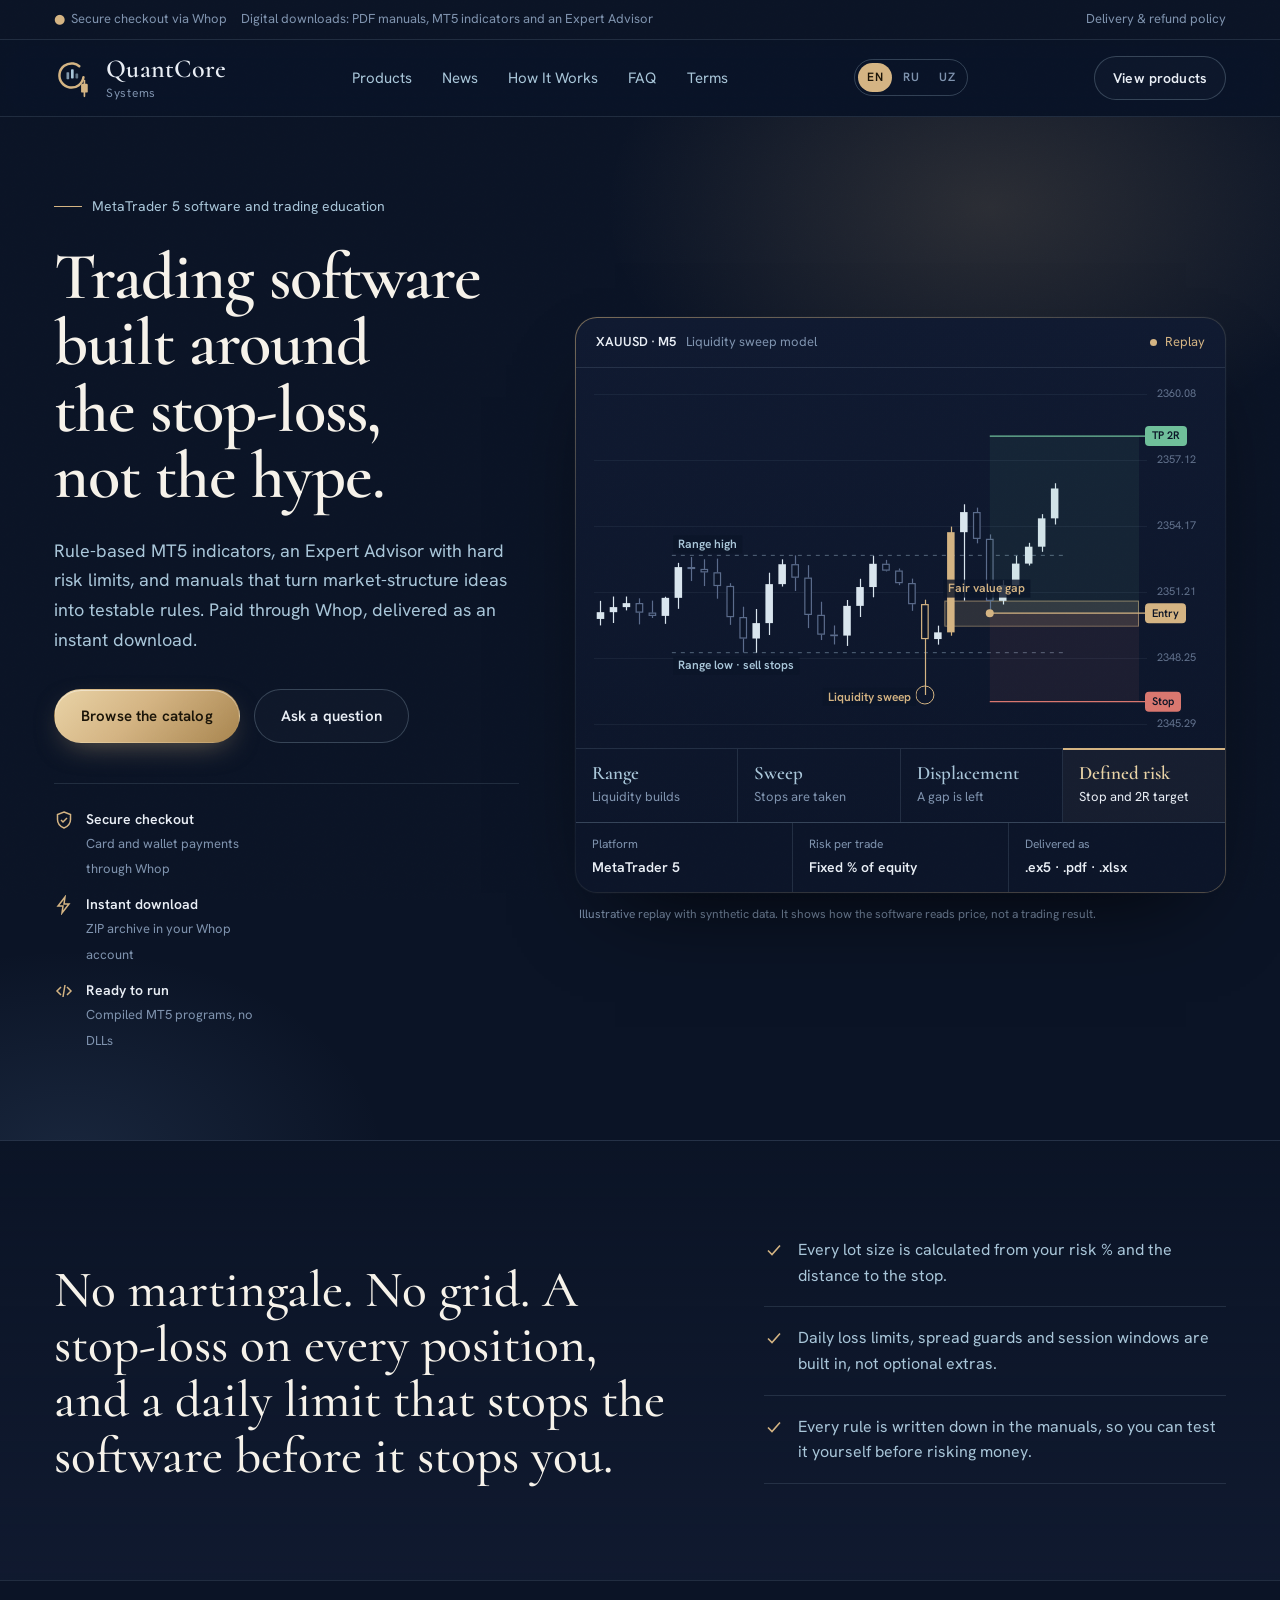
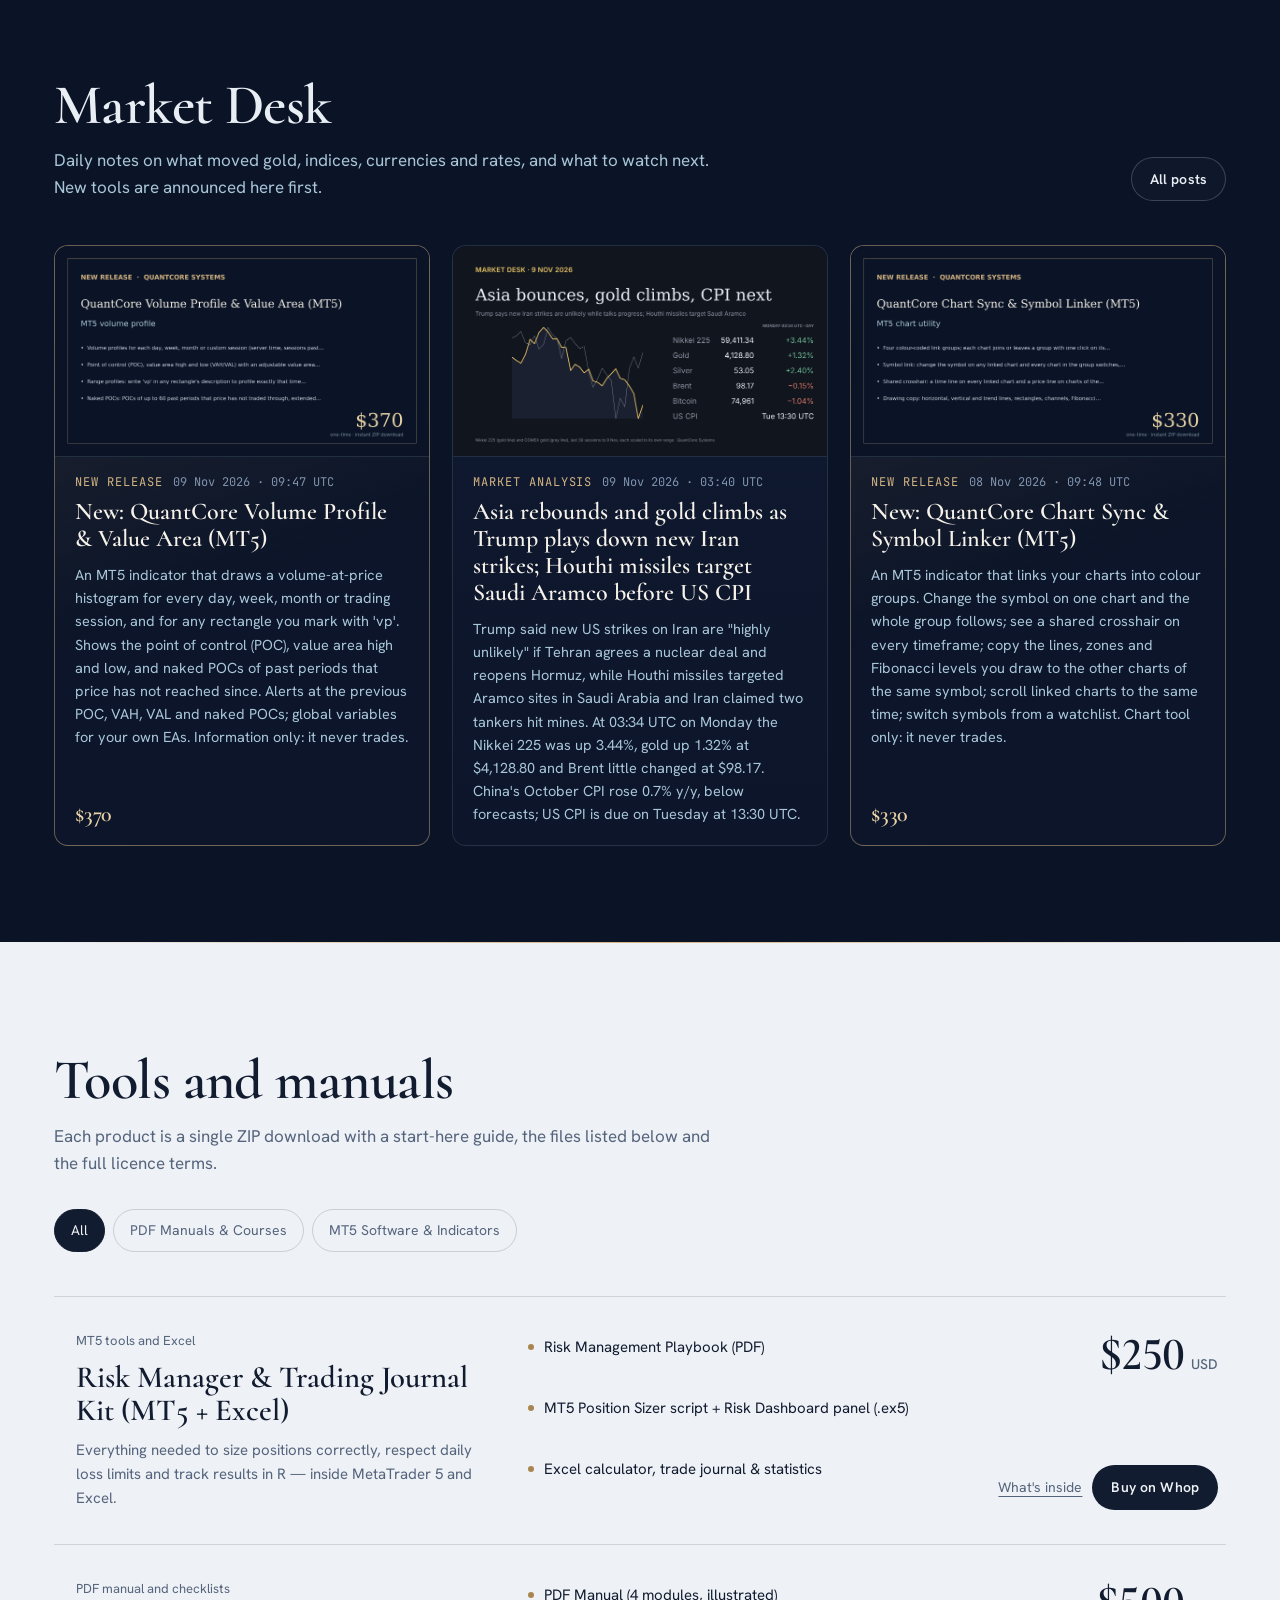
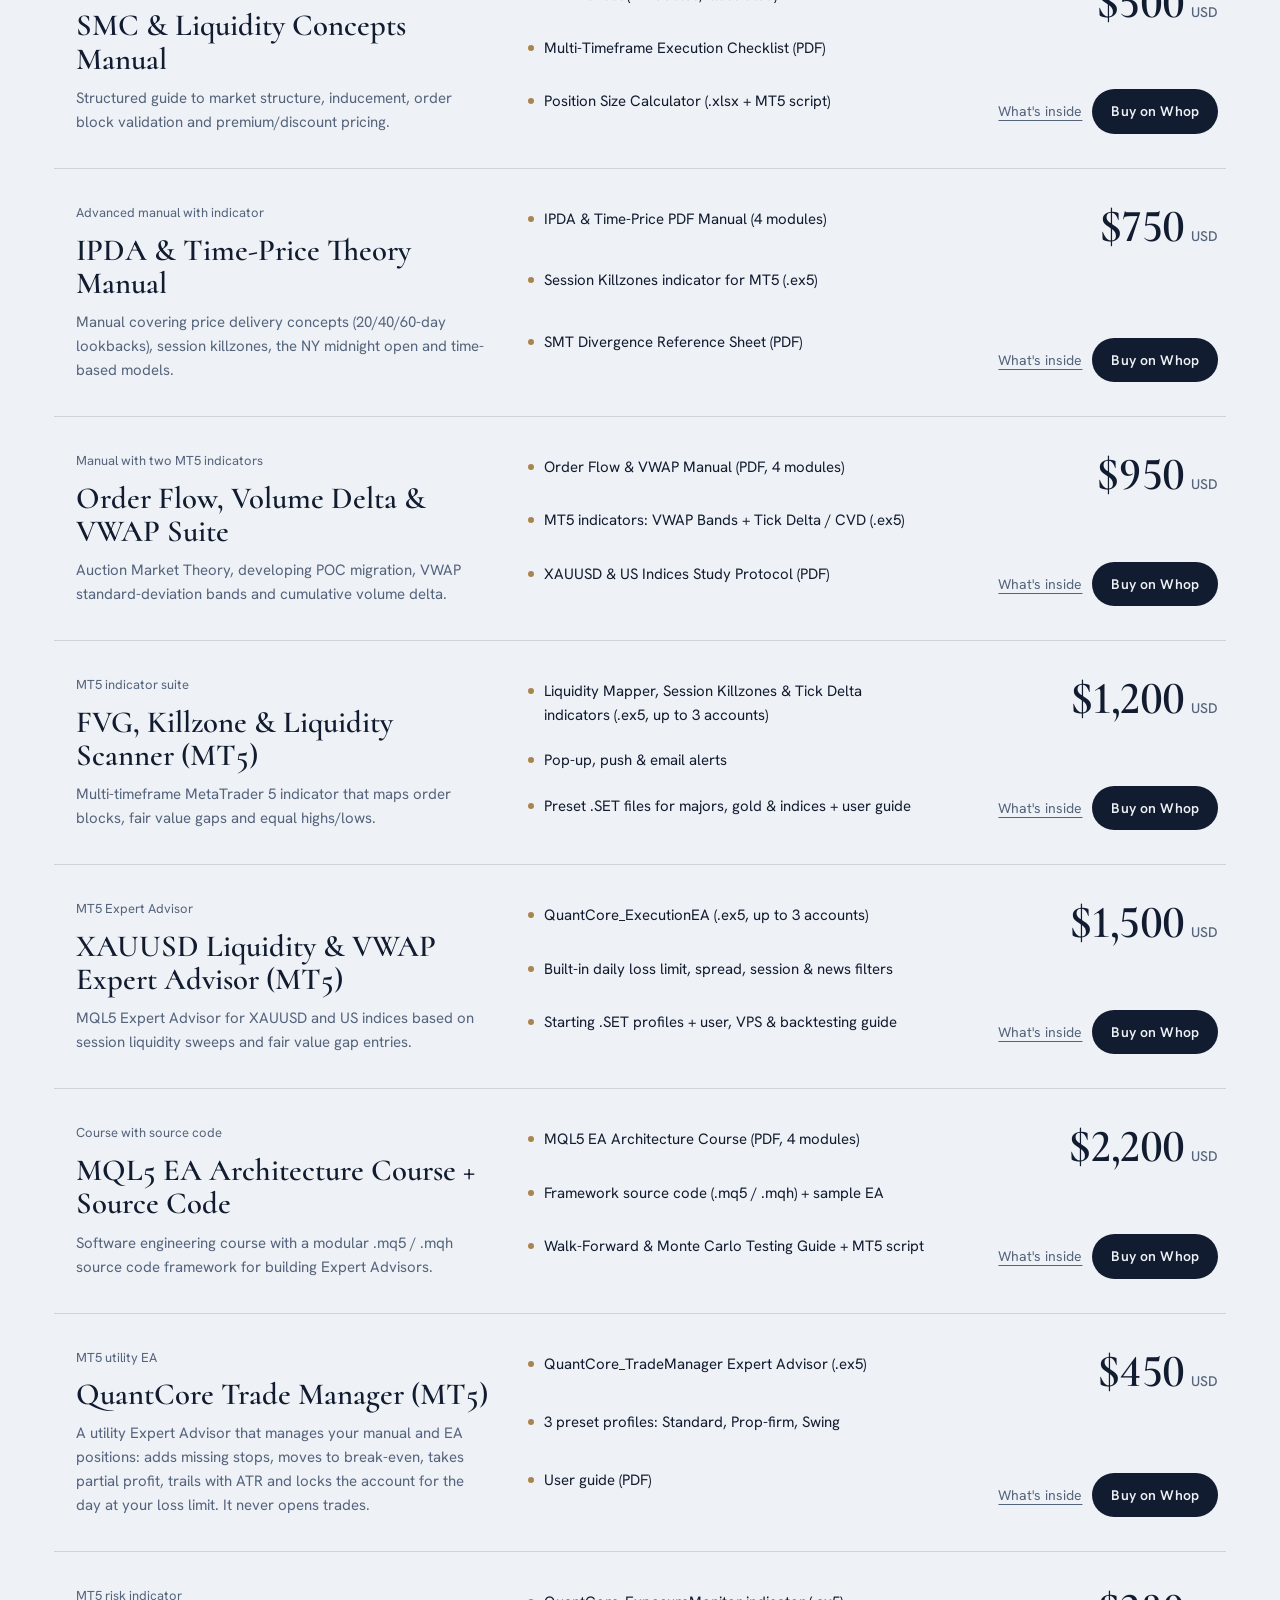
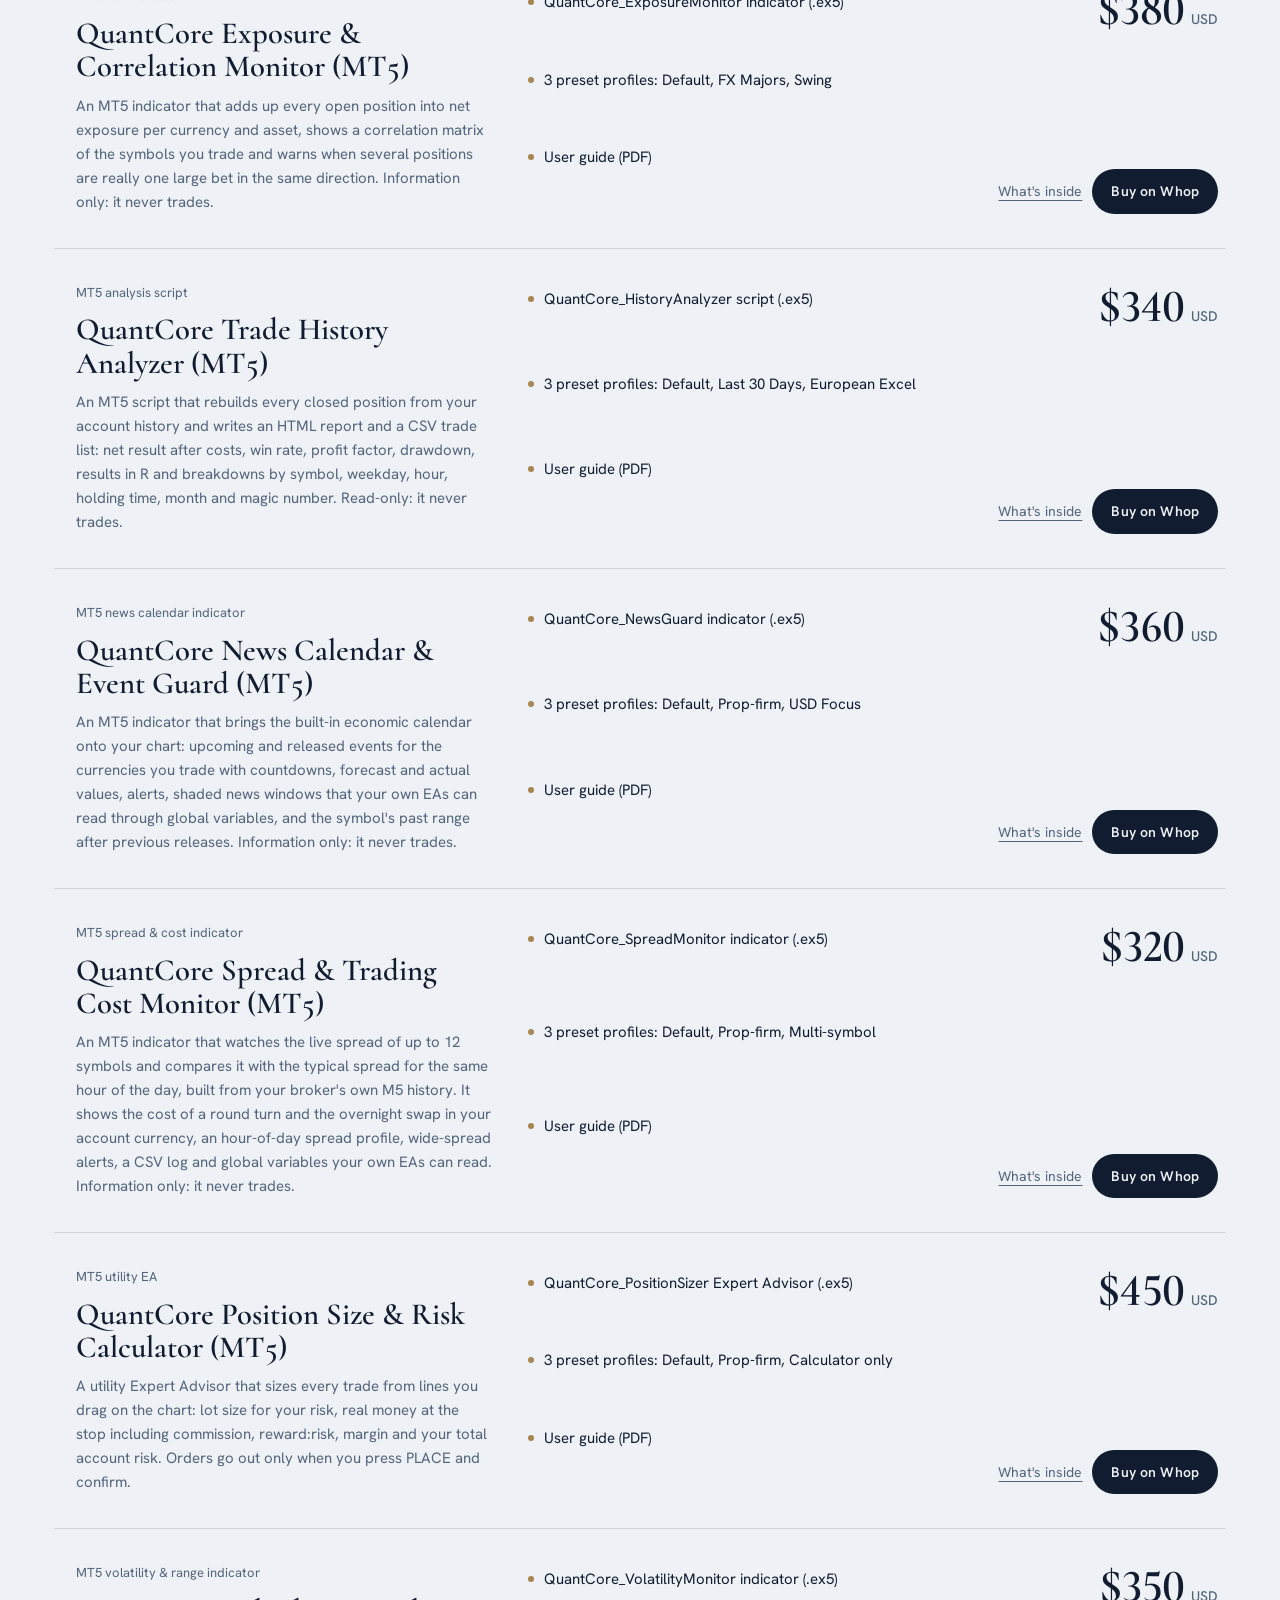
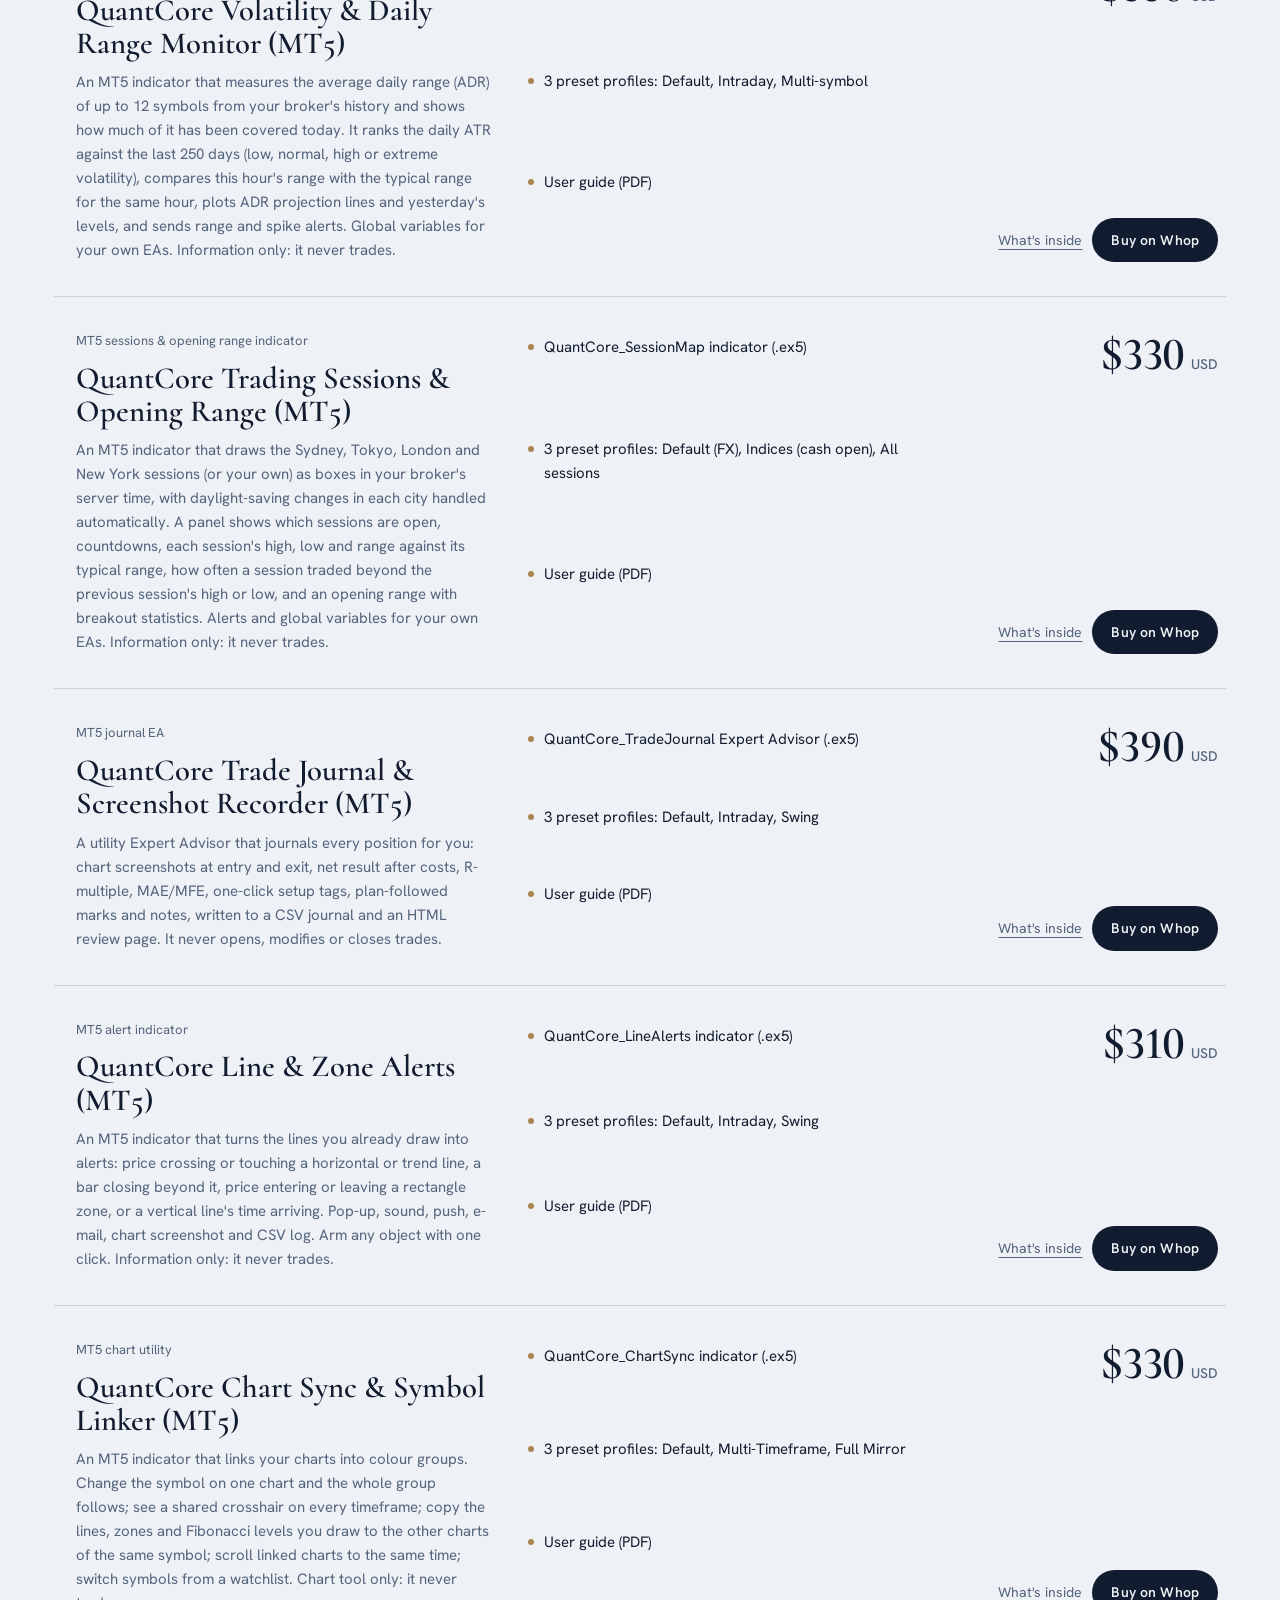
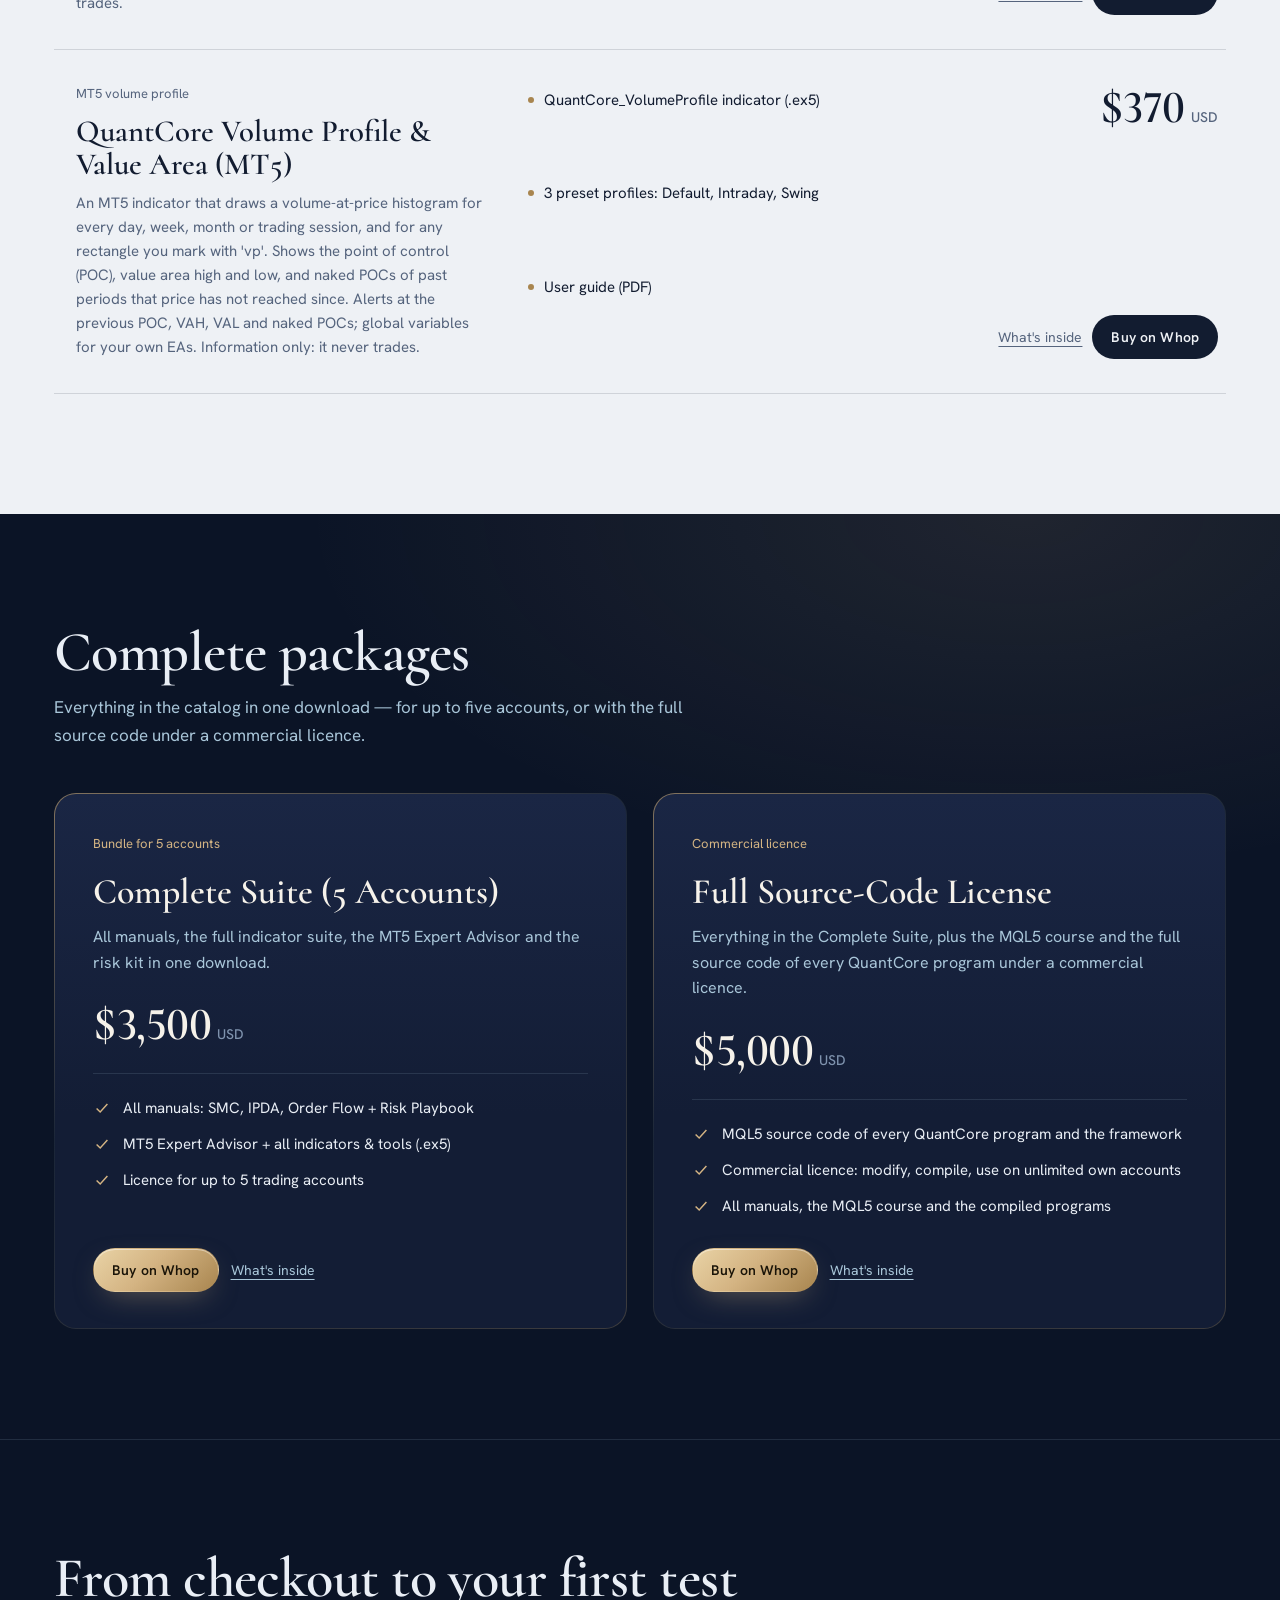
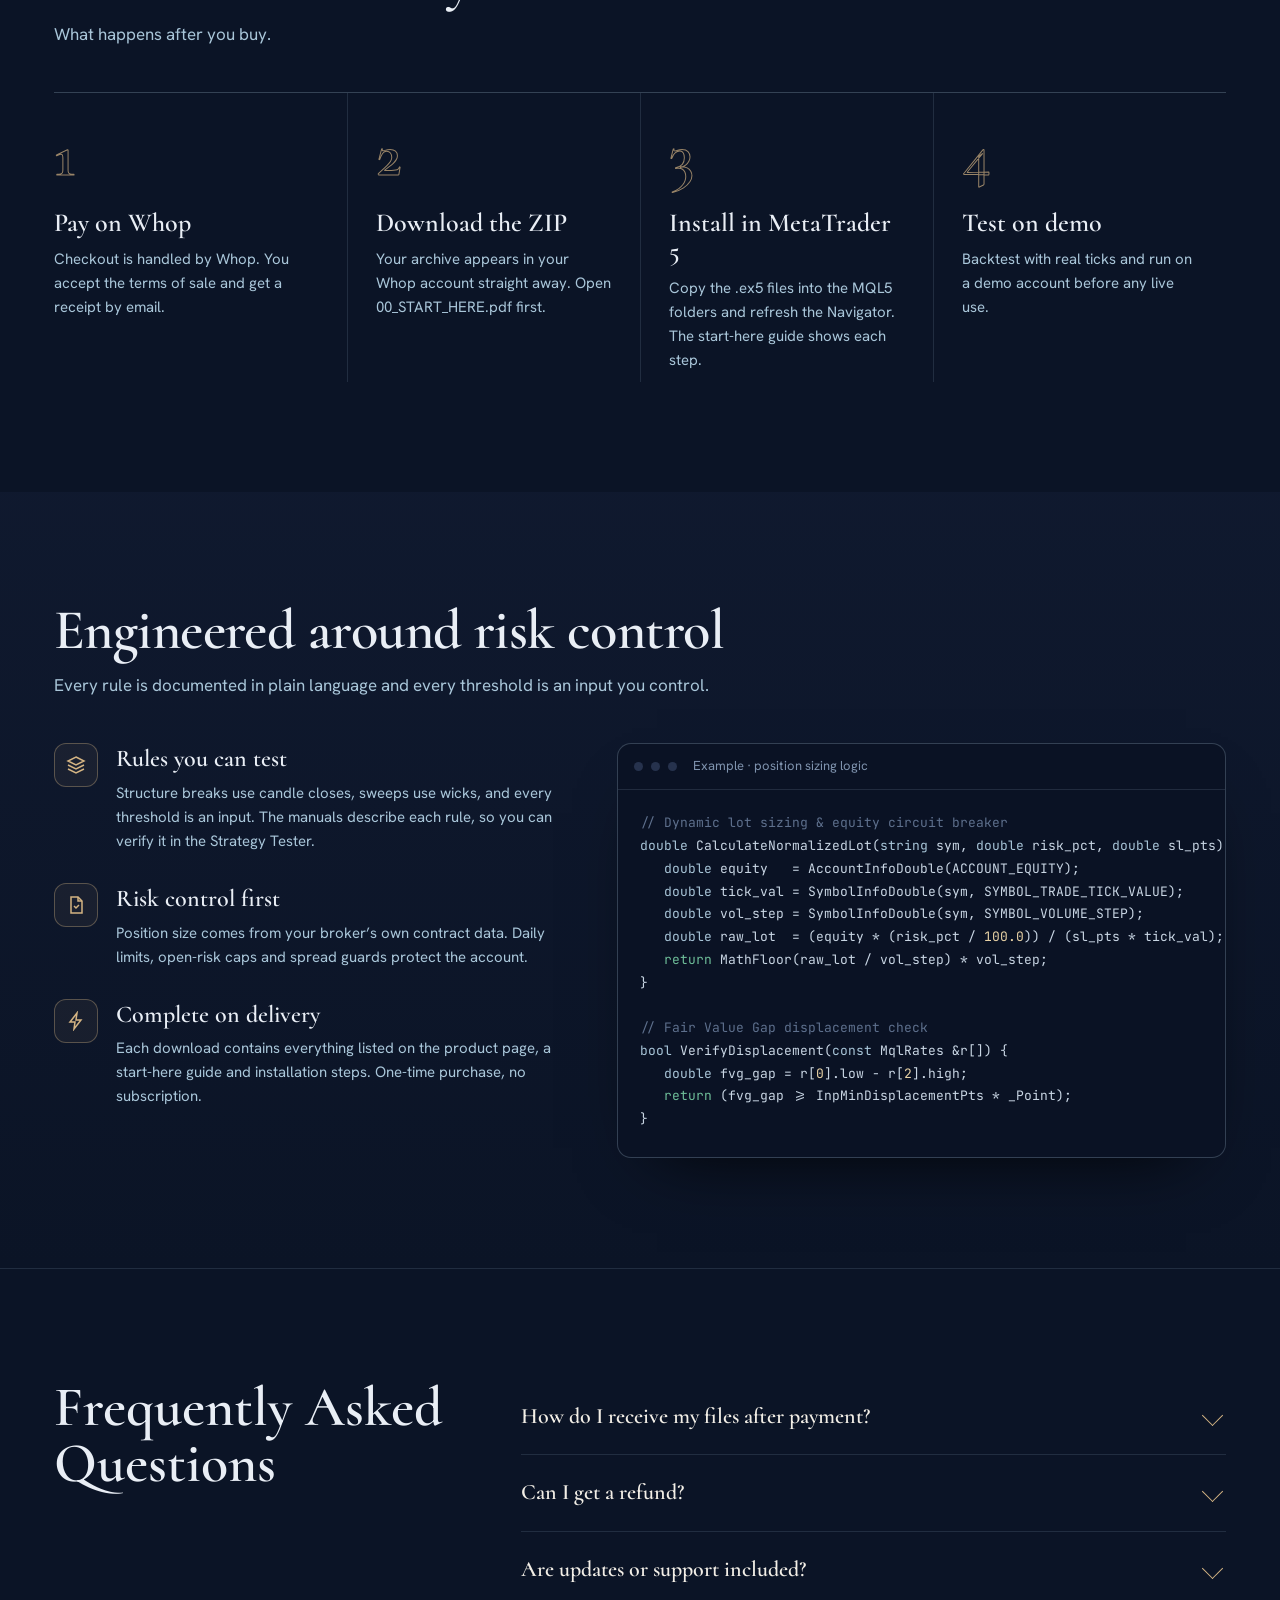
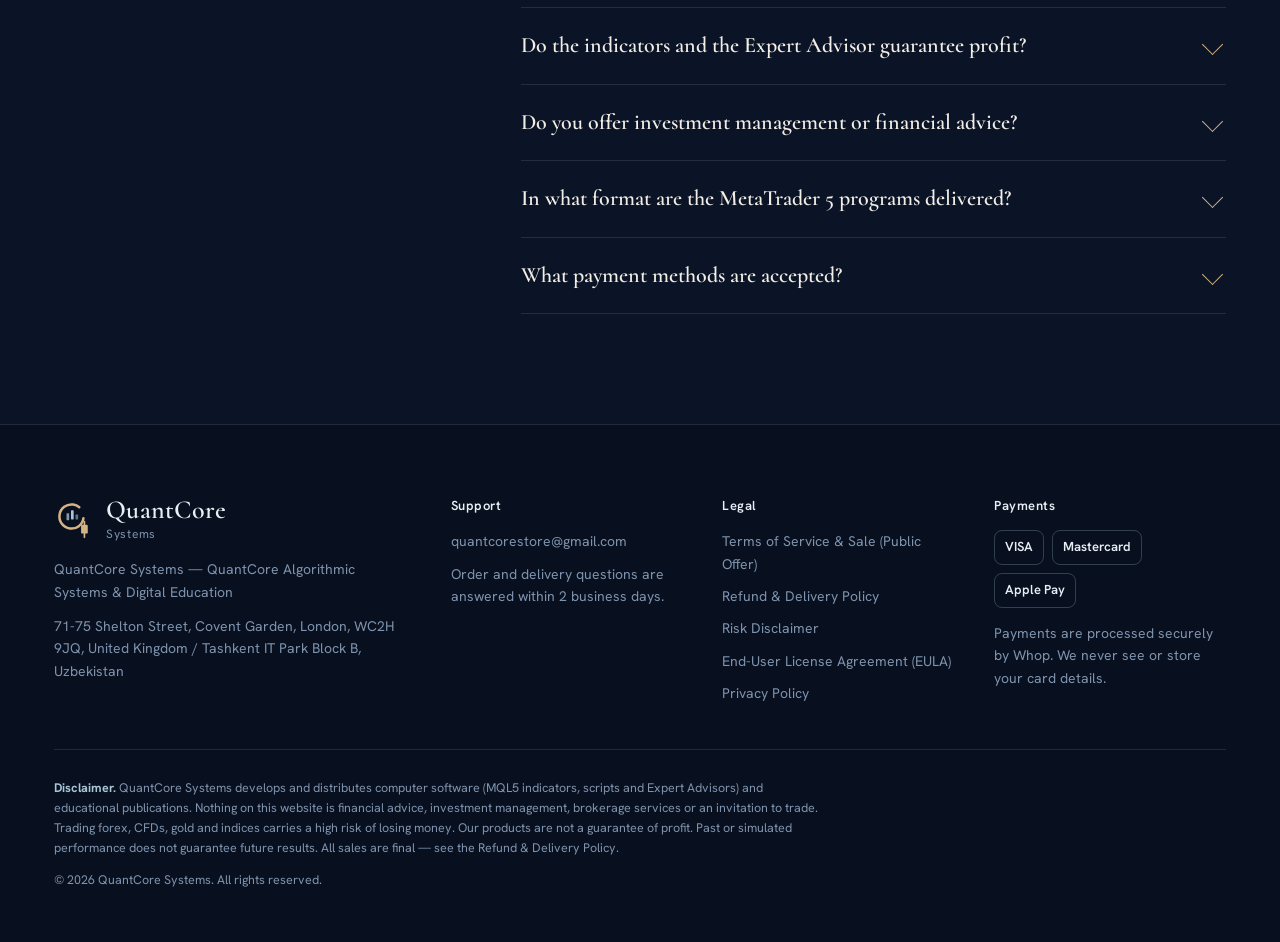
<file: index.html>
<!DOCTYPE html>
<html lang="en">
<head>
<meta charset="UTF-8">
<meta name="viewport" content="width=device-width, initial-scale=1.0">
<title>QuantCore Systems</title>
<meta name="description" content="">
<meta name="theme-color" content="#0B1426">
<link rel="icon" href="assets/logo.svg" type="image/svg+xml">
<link rel="preconnect" href="https://fonts.googleapis.com">
<link rel="preconnect" href="https://fonts.gstatic.com" crossorigin>
<link href="https://fonts.googleapis.com/css2?family=Cormorant:ital,wght@0,500;0,600;0,700;1,500&family=Hanken+Grotesk:wght@400;500;600;700&family=JetBrains+Mono:wght@400&display=swap" rel="stylesheet">
<style>
:root{
  --midnight:#0B1426; --ink:#131D35; --ink-2:#1A2644; --line:rgba(169,198,217,.14); --line-2:rgba(169,198,217,.26);
  --gold:#D4B483; --gold-2:#E9D3A6; --gold-deep:#A8854F; --glacier:#A9C6D9; --fog:#7F93AE;
  --paper:#EEF1F5; --paper-2:#E3E8EF; --text:#E9EEF5; --ink-text:#121C30; --ink-muted:#55647D;
  --bull:#6FBF9A; --bear:#D9776F;
  --serif:"Cormorant", "Iowan Old Style", Georgia, serif;
  --sans:"Hanken Grotesk", system-ui, -apple-system, "Segoe UI", sans-serif;
  --mono:"JetBrains Mono", ui-monospace, Consolas, monospace;
  --r-s:6px; --r-m:14px; --r-l:22px;
  --wrap:1220px;
}
*{box-sizing:border-box}
html{scroll-behavior:smooth;-webkit-text-size-adjust:100%}
@media (prefers-reduced-motion:reduce){html{scroll-behavior:auto}*{animation:none!important;transition:none!important}}
body{margin:0;background:var(--midnight);color:var(--text);font:400 16px/1.6 var(--sans);-webkit-font-smoothing:antialiased;overflow-x:hidden}
img,svg,canvas{display:block}
a{color:inherit}
button{font:inherit;color:inherit;cursor:pointer}
:focus-visible{outline:2px solid var(--gold);outline-offset:3px;border-radius:4px}
.wrap{max-width:var(--wrap);margin:0 auto;padding:0 24px}
.sr{position:absolute;width:1px;height:1px;overflow:hidden;clip:rect(0 0 0 0)}
body::before{content:"";position:fixed;inset:0;pointer-events:none;z-index:100;opacity:.05;mix-blend-mode:overlay;
  background-image:url("data:image/svg+xml,%3Csvg xmlns='http://www.w3.org/2000/svg' width='160' height='160'%3E%3Cfilter id='n'%3E%3CfeTurbulence baseFrequency='.9' numOctaves='2' stitchTiles='stitch'/%3E%3C/filter%3E%3Crect width='100%25' height='100%25' filter='url(%23n)'/%3E%3C/svg%3E")}

/* ---------- buttons ---------- */
.btn{display:inline-flex;align-items:center;justify-content:center;gap:10px;padding:14px 26px;border-radius:999px;font-weight:600;font-size:15px;letter-spacing:.01em;text-decoration:none;border:1px solid transparent;transition:transform .2s,background .2s,border-color .2s,color .2s;position:relative;overflow:hidden;white-space:nowrap}
.btn-gold{background:linear-gradient(135deg,var(--gold-2),var(--gold) 45%,var(--gold-deep));color:#1A1408;box-shadow:0 10px 30px -12px rgba(212,180,131,.55),inset 0 1px 0 rgba(255,255,255,.45)}
.btn-gold::after{content:"";position:absolute;inset:0;background:linear-gradient(105deg,transparent 35%,rgba(255,255,255,.55) 50%,transparent 65%);transform:translateX(-120%);transition:transform .7s}
.btn-gold:hover::after{transform:translateX(120%)}
.btn-gold:hover{transform:translateY(-1px)}
.btn-ghost{border-color:var(--line-2);color:var(--text);background:rgba(255,255,255,.02)}
.btn-ghost:hover{border-color:var(--gold);color:var(--gold-2)}
.btn-dark{background:var(--ink-text);color:var(--paper)}
.btn-dark:hover{background:#000}
.btn-line-dark{border-color:rgba(18,28,48,.22);color:var(--ink-text);background:transparent}
.btn-line-dark:hover{border-color:var(--ink-text)}
.btn-sm{padding:10px 18px;font-size:14px}

/* ---------- top bar & header ---------- */
.topbar{border-bottom:1px solid var(--line);font-size:13px;color:var(--fog)}
.topbar .wrap{display:flex;justify-content:space-between;gap:16px;padding-top:9px;padding-bottom:9px}
.topbar a{text-decoration:none}.topbar a:hover{color:var(--gold-2)}
.topbar .lock{color:var(--gold);margin-right:6px}
header.site{position:sticky;top:0;z-index:50;background:rgba(11,20,38,.72);backdrop-filter:saturate(1.4) blur(14px);-webkit-backdrop-filter:saturate(1.4) blur(14px);border-bottom:1px solid var(--line)}
header.site .wrap{display:flex;align-items:center;justify-content:space-between;height:76px;gap:24px}
.brand{display:flex;align-items:center;gap:12px;text-decoration:none}
.brand svg{width:40px;height:40px}
.brand .wm{display:flex;flex-direction:column;line-height:1}
.brand .wm b{font:600 26px/1 var(--serif);letter-spacing:.01em;color:var(--text)}
.brand .wm > span{font-size:12px;color:var(--fog);margin-top:5px;letter-spacing:.06em}
.brand .tag{font-size:11px;color:var(--gold);border:1px solid rgba(212,180,131,.35);border-radius:999px;padding:2px 8px;margin-left:4px}
nav.main{display:flex;gap:30px;font-size:15px;color:var(--glacier)}
nav.main a{text-decoration:none;position:relative;padding:6px 0}
nav.main a::after{content:"";position:absolute;left:0;right:0;bottom:0;height:1px;background:var(--gold);transform:scaleX(0);transform-origin:left;transition:transform .25s}
nav.main a:hover{color:var(--text)}nav.main a:hover::after{transform:scaleX(1)}
.menu-btn{display:none;background:none;border:1px solid var(--line-2);border-radius:10px;width:44px;height:44px}
.mnav{display:none;border-top:1px solid var(--line);padding:12px 24px 18px}
.mnav a{display:block;padding:10px 0;text-decoration:none;color:var(--glacier);border-bottom:1px solid var(--line)}
@media (max-width:960px){nav.main,.hdr-cta{display:none}.menu-btn{display:inline-grid;place-items:center}.mnav.open{display:block}}

/* ---------- hero ---------- */
.hero{position:relative;padding:72px 0 88px;overflow:hidden}
.hero::before{content:"";position:absolute;width:1100px;height:700px;right:-260px;top:-260px;background:radial-gradient(closest-side,rgba(212,180,131,.16),transparent 70%);pointer-events:none}
.hero::after{content:"";position:absolute;width:900px;height:600px;left:-380px;bottom:-320px;background:radial-gradient(closest-side,rgba(110,150,200,.14),transparent 70%);pointer-events:none}
.hero .wrap{position:relative;z-index:1;display:grid;grid-template-columns:minmax(0,5fr) minmax(0,7fr);gap:56px;align-items:center}
.hero .kicker{display:inline-flex;align-items:center;gap:10px;font-size:14px;color:var(--glacier);margin-bottom:26px}
.hero .kicker i{width:28px;height:1px;background:var(--gold)}
.hero h1{font:600 clamp(42px,5.2vw,72px)/1 var(--serif);letter-spacing:-.015em;margin:0 0 26px;color:#F6F2EA;text-wrap:balance}
.hero p.lead{font-size:18px;line-height:1.65;color:var(--glacier);max-width:34em;margin:0 0 34px}
.hero .ctas{display:flex;flex-wrap:wrap;gap:14px;margin-bottom:40px}
.trust{display:flex;flex-wrap:wrap;gap:12px 28px;padding-top:24px;border-top:1px solid var(--line)}
.trust div{display:flex;gap:12px;align-items:flex-start;max-width:220px}
.trust svg{width:20px;height:20px;flex:none;margin-top:2px;color:var(--gold)}
.trust b{display:block;font-weight:600;font-size:14px;color:var(--text)}
.trust span{font-size:13px;color:var(--fog)}

/* instrument panel */
.instrument{position:relative;border-radius:var(--r-l);padding:1px;background:linear-gradient(160deg,rgba(212,180,131,.55),rgba(169,198,217,.12) 35%,rgba(169,198,217,.06) 65%,rgba(212,180,131,.35));box-shadow:0 40px 90px -40px rgba(0,0,0,.8),0 0 0 1px rgba(255,255,255,.02)}
.instrument .in{border-radius:calc(var(--r-l) - 1px);background:linear-gradient(180deg,#101A31,#0C1529);overflow:hidden}
.instrument .bar{display:flex;align-items:center;justify-content:space-between;padding:14px 20px;border-bottom:1px solid var(--line);font-size:13px;color:var(--fog)}
.instrument .bar b{color:var(--text);font-weight:600;margin-right:10px}
.instrument .live{display:inline-flex;align-items:center;gap:8px;color:var(--gold)}
.instrument .live i{width:7px;height:7px;border-radius:50%;background:var(--gold);box-shadow:0 0 0 0 rgba(212,180,131,.6);animation:pulse 2s infinite}
@keyframes pulse{70%{box-shadow:0 0 0 9px rgba(212,180,131,0)}100%{box-shadow:0 0 0 0 rgba(212,180,131,0)}}
#chart{width:100%;height:380px}
.phases{display:grid;grid-template-columns:repeat(4,1fr);border-top:1px solid var(--line)}
.phases li{list-style:none;padding:14px 16px;border-right:1px solid var(--line);font-size:13px;color:var(--fog);transition:color .3s,background .3s;position:relative}
.phases li:last-child{border-right:0}
.phases li b{display:block;font:600 19px/1.1 var(--serif);color:var(--glacier);margin-bottom:3px;transition:color .3s}
.phases li::before{content:"";position:absolute;left:0;right:0;top:-1px;height:2px;background:var(--gold);transform:scaleX(0);transform-origin:left;transition:transform .5s}
.phases li.on{color:var(--text);background:rgba(212,180,131,.05)}
.phases li.on b{color:var(--gold-2)}
.phases li.on::before{transform:scaleX(1)}
.phases{margin:0;padding:0}
.stats{display:grid;grid-template-columns:repeat(3,1fr);gap:1px;background:var(--line);border-top:1px solid var(--line)}
.stats div{background:#0C1529;padding:12px 16px}
.stats span{display:block;font-size:12px;color:var(--fog)}
.stats b{font-weight:600;font-size:14px}
.chart-note{font-size:12px;color:var(--fog);margin:12px 4px 0}

@media (max-width:1060px){.hero .wrap{grid-template-columns:1fr}.hero{padding-top:48px}}
@media (max-width:560px){#chart{height:300px}.phases{grid-template-columns:repeat(2,1fr)}.phases li:nth-child(2){border-right:0}.phases li:nth-child(-n+2){border-bottom:1px solid var(--line)}}

/* ---------- statement ---------- */
.statement{padding:96px 0;border-top:1px solid var(--line);background:linear-gradient(180deg,transparent,rgba(19,29,53,.6))}
.statement .wrap{display:grid;grid-template-columns:minmax(0,7fr) minmax(0,5fr);gap:64px;align-items:end}
.statement blockquote{margin:0;font:500 clamp(34px,4vw,56px)/1.08 var(--serif);color:#F6F2EA;text-wrap:balance}
.statement ul{margin:0;padding:0;list-style:none;display:grid;gap:18px}
.statement li{display:flex;gap:14px;font-size:16px;color:var(--glacier);padding-bottom:18px;border-bottom:1px solid var(--line)}
.statement li svg{flex:none;width:20px;height:20px;color:var(--gold);margin-top:3px}
@media (max-width:900px){.statement .wrap{grid-template-columns:1fr;gap:36px}}


/* ---------- language switcher ---------- */
.lang-sw{display:inline-flex;border:1px solid var(--line-2);border-radius:999px;padding:3px;gap:2px}
.lang-sw button{border:0;background:transparent;color:var(--fog);font-size:12px;font-weight:600;letter-spacing:.04em;padding:5px 9px;border-radius:999px}
.lang-sw button[aria-pressed=true]{background:var(--gold);color:#1A1408}
.lang-sw button:hover{color:var(--text)} .lang-sw button[aria-pressed=true]:hover{color:#1A1408}
.mnav .lang-sw{margin-top:14px}
@media (max-width:560px){#langSw{display:none}}
/* ---------- market desk (news) ---------- */
.desk{padding:96px 0;border-top:1px solid var(--line)}
.desk .sec-head p{color:var(--glacier)}
.news-grid{display:grid;grid-template-columns:repeat(3,minmax(0,1fr));gap:22px}
.ncard{display:flex;flex-direction:column;border:1px solid var(--line);border-radius:var(--r-m);background:linear-gradient(180deg,#101A31,#0C1529);overflow:hidden;text-decoration:none;transition:border-color .25s,transform .25s}
.ncard:hover{border-color:rgba(212,180,131,.5);transform:translateY(-2px)}
.ncard .cv{aspect-ratio:16/9;background:#0C1529 center/cover no-repeat;border-bottom:1px solid var(--line)}
.ncard .bd{padding:18px 20px 20px;display:flex;flex-direction:column;gap:10px;flex:1}
.ncard .when{font:400 12px/1.2 var(--mono);color:var(--fog);display:flex;gap:10px;flex-wrap:wrap}
.ncard .kind{color:var(--gold);text-transform:uppercase;letter-spacing:.08em}
.ncard h3{font:600 24px/1.12 var(--serif);margin:0;color:#F6F2EA}
.ncard p{margin:0;color:var(--glacier);font-size:14.5px}
.ncard.launch{border-color:rgba(212,180,131,.45);background:linear-gradient(160deg,rgba(212,180,131,.12),#0C1529 55%)}
.ncard.launch .price{font:600 22px/1 var(--serif);color:var(--gold-2);margin-top:auto}
.desk .more{margin-top:28px}
@media (max-width:960px){.news-grid{grid-template-columns:1fr}}

/* ---------- catalog (light) ---------- */
.catalog{background:var(--paper);color:var(--ink-text);padding:110px 0 120px;position:relative}
.catalog::before{content:"";position:absolute;left:0;right:0;top:0;height:1px;background:linear-gradient(90deg,transparent,var(--gold),transparent)}
.sec-head{display:flex;justify-content:space-between;align-items:flex-end;gap:32px;margin-bottom:44px;flex-wrap:wrap}
.sec-head h2{font:600 clamp(38px,4.4vw,60px)/1 var(--serif);margin:0;letter-spacing:-.01em;max-width:14em}
.sec-head p{margin:14px 0 0;max-width:40em;color:var(--glacier);font-size:17px}
.catalog .sec-head p{color:var(--ink-muted)}
.filters{display:flex;flex-wrap:wrap;gap:8px}
.filters button{border:1px solid rgba(18,28,48,.16);background:transparent;border-radius:999px;padding:9px 16px;font-size:14px;color:var(--ink-muted);transition:all .2s}
.filters button:hover{border-color:var(--ink-text);color:var(--ink-text)}
.filters button[aria-pressed=true]{background:var(--ink-text);border-color:var(--ink-text);color:var(--paper)}
.list{border-top:1px solid rgba(18,28,48,.14)}
.row{display:grid;grid-template-columns:minmax(0,4.2fr) minmax(0,4fr) minmax(0,2.6fr);gap:36px;padding:34px 8px 34px 22px;border-bottom:1px solid rgba(18,28,48,.14);position:relative;transition:background .25s}
.row::before{content:"";position:absolute;left:0;top:22px;bottom:22px;width:2px;background:var(--gold-deep);transform:scaleY(0);transition:transform .3s;transform-origin:top}
.row:hover{background:rgba(255,255,255,.55)}.row:hover::before{transform:scaleY(1)}
.row .meta{font-size:13px;color:var(--ink-muted);display:flex;gap:10px;align-items:center;flex-wrap:wrap;margin-bottom:10px}
.row .soon{font-size:12px;color:#7A5A22;background:rgba(212,180,131,.28);border-radius:999px;padding:3px 10px}
.row h3{font:600 clamp(26px,2.4vw,32px)/1.08 var(--serif);margin:0 0 10px}
.row .desc{margin:0;color:var(--ink-muted);font-size:15px;max-width:34em}
.row ul{margin:4px 0 0;padding:0;list-style:none;display:grid;gap:9px;font-size:15px}
.row ul li{display:flex;gap:10px}
.row ul li::before{content:"";flex:none;width:6px;height:6px;margin-top:9px;border-radius:50%;background:var(--gold-deep)}
.row .buy{display:flex;flex-direction:column;align-items:flex-end;justify-content:space-between;gap:16px;text-align:right}
.price{font:600 46px/1 var(--serif);letter-spacing:-.01em;font-variant-numeric:lining-nums}
.price small{font:500 14px var(--sans);color:var(--ink-muted);margin-left:6px;letter-spacing:0}
.row .acts{display:flex;gap:10px;flex-wrap:wrap;justify-content:flex-end}
.linkbtn{background:none;border:0;padding:0;color:var(--ink-muted);text-decoration:underline;text-underline-offset:4px;font-size:14px}
.linkbtn:hover{color:var(--ink-text)}
@media (max-width:980px){.row{grid-template-columns:1fr;gap:18px;padding-left:16px}.row .buy{flex-direction:row;align-items:center;text-align:left}}
@media (max-width:520px){.row .buy{flex-direction:column;align-items:flex-start}.row .acts{justify-content:flex-start}}

/* ---------- tiers (dark) ---------- */
.tiers{padding:110px 0;background:radial-gradient(1200px 600px at 80% 0%,rgba(212,180,131,.10),transparent 60%),var(--midnight)}
.tiers .sec-head p{color:var(--glacier)}
.tier-grid{display:grid;grid-template-columns:1fr 1fr;gap:26px}
.tier{position:relative;border-radius:var(--r-l);padding:1px;background:linear-gradient(150deg,rgba(212,180,131,.6),rgba(169,198,217,.1) 40%,rgba(212,180,131,.25));isolation:isolate}
.tier .in{position:relative;border-radius:calc(var(--r-l) - 1px);background:linear-gradient(180deg,var(--ink-2),var(--ink) 60%);padding:40px 38px 36px;height:100%;display:flex;flex-direction:column;overflow:hidden}
.tier .in::before{content:"";position:absolute;inset:0;background:radial-gradient(420px circle at var(--mx,50%) var(--my,-20%),rgba(212,180,131,.16),transparent 60%);opacity:0;transition:opacity .3s;pointer-events:none}
.tier:hover .in::before{opacity:1}
.tier .label{font-size:13px;color:var(--gold);margin-bottom:18px;display:flex;justify-content:space-between;gap:10px}
.tier h3{font:600 clamp(30px,2.8vw,40px)/1.05 var(--serif);margin:0 0 14px;color:#F6F2EA}
.tier p{color:var(--glacier);margin:0 0 26px}
.tier .price{color:#F6F2EA;margin-bottom:26px}
.tier .price small{color:var(--fog)}
.tier ul{list-style:none;margin:0 0 30px;padding:0;display:grid;gap:12px;border-top:1px solid var(--line);padding-top:22px}
.tier li{display:flex;gap:12px;color:var(--text);font-size:15px}
.tier li svg{flex:none;width:18px;height:18px;color:var(--gold);margin-top:3px}
.tier .acts{margin-top:auto;display:flex;gap:12px;flex-wrap:wrap;align-items:center}
.tier .linkbtn{color:var(--glacier)}.tier .linkbtn:hover{color:var(--gold-2)}
@media (max-width:900px){.tier-grid{grid-template-columns:1fr}.tier .in{padding:32px 24px}}

/* ---------- steps ---------- */
.steps{padding:110px 0;border-top:1px solid var(--line)}
.step-grid{display:grid;grid-template-columns:repeat(4,1fr);gap:0;counter-reset:s;border-top:1px solid var(--line-2)}
.step{padding:30px 28px 10px 0;position:relative}
.step + .step{padding-left:28px;border-left:1px solid var(--line)}
.step .n{font:600 64px/1 var(--serif);color:transparent;-webkit-text-stroke:1px rgba(212,180,131,.7);margin-bottom:22px}
.step h3{font:600 26px/1.1 var(--serif);margin:0 0 10px}
.step p{margin:0;color:var(--glacier);font-size:15px}
@media (max-width:900px){.step-grid{grid-template-columns:1fr 1fr}.step:nth-child(3){padding-left:0;border-left:0}.step{border-bottom:1px solid var(--line);padding-bottom:28px}}
@media (max-width:560px){.step-grid{grid-template-columns:1fr}.step,.step + .step{padding-left:0;border-left:0}}

/* ---------- features + code ---------- */
.features{padding:110px 0;background:linear-gradient(180deg,rgba(19,29,53,.55),transparent)}
.feat-grid{display:grid;grid-template-columns:minmax(0,5fr) minmax(0,6fr);gap:56px;align-items:start}
.feat-list{display:grid;gap:30px}
.feat{display:grid;grid-template-columns:44px 1fr;gap:18px}
.feat .ico{width:44px;height:44px;border-radius:12px;border:1px solid rgba(212,180,131,.35);display:grid;place-items:center;color:var(--gold);background:rgba(212,180,131,.06)}
.feat .ico svg{width:20px;height:20px}
.feat h3{font:600 24px/1.15 var(--serif);margin:2px 0 8px}
.feat p{margin:0;color:var(--glacier);font-size:15px}
.code{border-radius:var(--r-m);border:1px solid var(--line-2);background:#0A1224;overflow:hidden;box-shadow:0 30px 70px -40px #000}
.code .bar{display:flex;gap:8px;align-items:center;padding:12px 16px;border-bottom:1px solid var(--line);font-size:13px;color:var(--fog)}
.code .bar i{width:9px;height:9px;border-radius:50%;background:#26324D}
.code .bar span{margin-left:8px}
.code pre{margin:0;padding:22px 22px 26px;font:13px/1.75 var(--mono);color:#C9D6E4;overflow-x:auto}
.tk-k{color:var(--glacier)}.tk-n{color:var(--gold-2)}.tk-c{color:#5E708D}.tk-r{color:var(--bull)}
@media (max-width:960px){.feat-grid{grid-template-columns:1fr}}

/* ---------- faq ---------- */
.faq{padding:110px 0;border-top:1px solid var(--line)}
.faq .wrap{display:grid;grid-template-columns:minmax(0,4fr) minmax(0,7fr);gap:64px}
.faq h2{font:600 clamp(38px,4.4vw,56px)/1 var(--serif);margin:0;position:sticky;top:110px}
.faq details{border-bottom:1px solid var(--line)}
.faq summary{list-style:none;cursor:pointer;padding:24px 44px 24px 0;font:600 22px/1.25 var(--serif);position:relative;color:#F2EEE6}
.faq summary::-webkit-details-marker{display:none}
.faq summary::after{content:"";position:absolute;right:6px;top:50%;width:14px;height:14px;margin-top:-9px;border-right:1.5px solid var(--gold);border-bottom:1.5px solid var(--gold);transform:rotate(45deg);transition:transform .25s}
.faq details[open] summary::after{transform:rotate(-135deg);margin-top:-2px}
.faq details p{margin:0 0 24px;color:var(--glacier);max-width:42em;white-space:pre-line}
@media (max-width:900px){.faq .wrap{grid-template-columns:1fr;gap:20px}.faq h2{position:static}}

/* ---------- footer ---------- */
footer{border-top:1px solid var(--line);padding:72px 0 40px;background:#08101F;color:var(--fog);font-size:14px}
.foot-grid{display:grid;grid-template-columns:minmax(0,4fr) repeat(3,minmax(0,2.6fr));gap:40px;padding-bottom:44px;border-bottom:1px solid var(--line)}
footer h4{font:600 13px var(--sans);color:var(--text);margin:0 0 16px;letter-spacing:.04em}
footer ul{list-style:none;margin:0;padding:0;display:grid;gap:10px}
footer a{text-decoration:none}footer a:hover{color:var(--gold-2)}
footer .brand{margin-bottom:18px}
footer p{margin:0 0 12px;line-height:1.6}
.pay{display:flex;flex-wrap:wrap;gap:8px;margin-bottom:14px}
.pay span{border:1px solid var(--line-2);border-radius:8px;padding:6px 10px;color:var(--text);font-size:13px;font-weight:600}
.disc{padding-top:28px;font-size:12.5px;line-height:1.7;max-width:110ch}
.disc b{color:var(--glacier)}
@media (max-width:900px){.foot-grid{grid-template-columns:1fr 1fr}}
@media (max-width:560px){.foot-grid{grid-template-columns:1fr}}

/* ---------- modal ---------- */
.modal{position:fixed;inset:0;z-index:80;display:none;align-items:flex-start;justify-content:center;padding:40px 16px;overflow-y:auto;background:rgba(5,10,20,.72);backdrop-filter:blur(8px);-webkit-backdrop-filter:blur(8px)}
.modal.open{display:flex;animation:fade .25s ease}
@keyframes fade{from{opacity:0}to{opacity:1}}
.sheet{width:100%;max-width:820px;border-radius:var(--r-l);background:var(--paper);color:var(--ink-text);box-shadow:0 50px 120px -30px rgba(0,0,0,.7);animation:rise .3s cubic-bezier(.2,.8,.2,1)}
@keyframes rise{from{transform:translateY(16px);opacity:.6}to{transform:none;opacity:1}}
.sheet-head{display:flex;justify-content:space-between;gap:20px;align-items:flex-start;padding:32px 36px 22px;border-bottom:1px solid rgba(18,28,48,.12)}
.sheet-head h3{font:600 clamp(28px,3vw,38px)/1.05 var(--serif);margin:6px 0 0}
.sheet-head .meta{font-size:13px;color:var(--ink-muted)}
.x{flex:none;width:42px;height:42px;border-radius:50%;border:1px solid rgba(18,28,48,.16);background:transparent;display:grid;place-items:center}
.x:hover{border-color:var(--ink-text)}
.sheet-body{padding:26px 36px 34px}
#pmBody ol{margin:0 0 24px;padding:0;list-style:none;counter-reset:m;display:grid;gap:10px}
#pmBody ol li{counter-increment:m;display:grid;grid-template-columns:34px 1fr;gap:12px;padding:14px 16px;border-radius:12px;background:#fff;border:1px solid rgba(18,28,48,.08);font-size:15px}
#pmBody ol li::before{content:counter(m);font:600 22px/1 var(--serif);color:var(--gold-deep)}
.facts{display:grid;grid-template-columns:repeat(3,1fr);gap:1px;background:rgba(18,28,48,.12);border-radius:12px;overflow:hidden;margin-bottom:20px}
.facts div{background:var(--paper-2);padding:14px 16px;font-size:14px}
.facts span{display:block;color:var(--ink-muted);font-size:12.5px}
.facts b{font-weight:600}
.fine{font-size:13px;color:var(--ink-muted);margin:0 0 22px}
.fine a{color:var(--ink-text)}
.sheet-foot{display:flex;justify-content:space-between;align-items:center;gap:16px;flex-wrap:wrap;padding-top:20px;border-top:1px solid rgba(18,28,48,.12)}
.legal{font-size:15px;line-height:1.7;color:#2A364D}
.legal h4{font:600 22px/1.2 var(--serif);color:var(--ink-text);margin:24px 0 6px}
.legal ul,.legal ol{padding-left:24px;margin:8px 0 14px}
.legal li{margin:4px 0}
.legal p{margin:0 0 10px}
.legal strong{color:var(--ink-text)}
@media (max-width:600px){.facts{grid-template-columns:1fr}.sheet-head,.sheet-body{padding-left:20px;padding-right:20px}}

@media (max-width:760px){.hide-sm{display:none}}
@media (max-width:560px){
  .topbar .wrap{justify-content:center}.topbar .wrap > a{display:none}
  .stats{grid-template-columns:1fr}.stats div{display:flex;justify-content:space-between;gap:12px;align-items:baseline}.stats span{display:inline}
  .hero h1{font-size:40px}.instrument .bar{font-size:12px;padding:12px 14px}
}
#loadError{display:none;max-width:520px;margin:120px auto;padding:22px;border:1px solid rgba(217,119,111,.4);border-radius:14px;color:var(--bear);text-align:center}
</style>
</head>
<body>
<div id="loadError">Site content could not be loaded. Refresh the page to try again.</div>

<div id="app" hidden>
  <div class="topbar" id="topBar"><div class="wrap">
    <span><span class="lock">●</span><span data-bind="topBar.badgeText"></span><span class="sr"> — </span><span class="hide-sm" data-bind="topBar.infoText" style="margin-left:14px;color:var(--fog)"></span></span>
    <a href="#legal/refund" data-t="topRefund">Delivery &amp; refund policy</a>
  </div></div>

  <header class="site">
    <div class="wrap">
      <a class="brand" href="#" aria-label="QuantCore Systems home">
        <svg viewBox="0 0 48 48" fill="none" aria-hidden="true"><circle cx="21" cy="21" r="14.5" stroke="#D4B483" stroke-width="3" stroke-linecap="round" stroke-dasharray="76 15.1" transform="rotate(8 21 21)"/><line x1="36.5" y1="27" x2="36.5" y2="46" stroke="#D4B483" stroke-width="2" stroke-linecap="round"/><rect x="32.5" y="31" width="8" height="10.5" rx="1.4" fill="#D4B483"/><rect x="15" y="17" width="3.2" height="8.5" rx=".8" fill="#A9C6D9" opacity=".75"/><rect x="20.4" y="13.5" width="3.2" height="11" rx=".8" fill="#A9C6D9"/><rect x="25.8" y="18.5" width="3.2" height="6" rx=".8" fill="#A9C6D9" opacity=".55"/></svg>
        <span class="wm"><b><span data-bind="brand.namePart1x"></span></b><span>Systems</span></span>
        <span class="tag" id="versionTag" data-bind="brand.versionTag"></span>
      </a>
      <nav class="main" id="mainNav" aria-label="Main"></nav>
      <div class="lang-sw" id="langSw" role="group" aria-label="Language"></div>
      <a class="btn btn-ghost btn-sm hdr-cta" href="#catalog" data-t="viewProducts">View products</a>
      <button class="menu-btn" id="menuBtn" aria-label="Open menu" aria-expanded="false"><svg width="18" height="18" viewBox="0 0 18 18" stroke="currentColor" stroke-width="1.6"><path d="M2 5h14M2 9h14M2 13h14"/></svg></button>
    </div>
    <nav class="mnav" id="mobileNav" aria-label="Mobile"></nav>
  </header>

  <main>
    <section class="hero">
      <div class="wrap">
        <div>
          <div class="kicker"><i></i><span data-bind="hero.badge"></span></div>
          <h1 id="heroTitle"></h1>
          <p class="lead" data-bind="hero.text"></p>
          <div class="ctas">
            <a class="btn btn-gold" href="#catalog"><span data-bind="hero.primaryCtaLabel"></span></a>
            <a class="btn btn-ghost" href="#contact"><span data-bind="hero.secondaryCtaLabel"></span></a>
          </div>
          <div class="trust" id="heroBadges"></div>
        </div>
        <div>
          <div class="instrument">
            <div class="in">
              <div class="bar"><span><b>XAUUSD · M5</b><span data-t="chartBar">Liquidity sweep model</span></span><span class="live"><i></i><span data-t="replay">Replay</span></span></div>
              <canvas id="chart" role="img" aria-label="Animated chart: a range forms, price sweeps the range low, a strong bullish candle leaves a fair value gap, and a long entry is taken with a stop below the sweep and a target at two times the risk."></canvas>
              <ol class="phases" id="phases">
                <li data-p="1"><b data-t="ph1b">Range</b><span data-t="ph1">Liquidity builds</span></li>
                <li data-p="2"><b data-t="ph2b">Sweep</b><span data-t="ph2">Stops are taken</span></li>
                <li data-p="3"><b data-t="ph3b">Displacement</b><span data-t="ph3">A gap is left</span></li>
                <li data-p="4"><b data-t="ph4b">Defined risk</b><span data-t="ph4">Stop and 2R target</span></li>
              </ol>
              <div class="stats" id="heroStats"></div>
            </div>
          </div>
          <p class="chart-note" data-t="chartNote">Illustrative replay with synthetic data. It shows how the software reads price, not a trading result.</p>
        </div>
      </div>
    </section>

    <section class="statement" id="principles">
      <div class="wrap">
        <blockquote data-bind="statement.quote"></blockquote>
        <ul id="statementPoints"></ul>
      </div>
    </section>

    <section class="desk" id="news" hidden>
      <div class="wrap">
        <div class="sec-head"><div><h2 data-t="deskTitle">Market Desk</h2><p data-t="deskText">Daily notes on what moved gold, indices, currencies and rates, and what to watch next. New tools are announced here first.</p></div><a class="btn btn-ghost btn-sm" href="news.html" data-t="allPosts">All posts</a></div>
        <div class="news-grid" id="newsGrid"></div>
      </div>
    </section>

    <section class="catalog" id="catalog">
      <div class="wrap">
        <div class="sec-head">
          <div><h2 data-bind="catalog.title"></h2><p data-bind="catalog.text"></p></div>
          <div class="filters" id="filterBar" role="group" aria-label="Filter products"></div>
        </div>
        <div class="list" id="productList"></div>
      </div>
    </section>

    <section class="tiers" id="bundles">
      <div class="wrap">
        <div class="sec-head"><div><h2 data-bind="tiers.title"></h2><p data-bind="tiers.text"></p></div></div>
        <div class="tier-grid" id="tierGrid"></div>
      </div>
    </section>

    <section class="steps" id="how">
      <div class="wrap">
        <div class="sec-head"><div><h2 data-bind="steps.title"></h2><p data-bind="steps.text"></p></div></div>
        <div class="step-grid" id="stepGrid"></div>
      </div>
    </section>

    <section class="features" id="architecture">
      <div class="wrap">
        <div class="sec-head"><div><h2 data-bind="features.title"></h2><p data-bind="features.text"></p></div></div>
        <div class="feat-grid">
          <div class="feat-list" id="featureList"></div>
          <div class="code"><div class="bar"><i></i><i></i><i></i><span data-bind="hero.codeFileName"></span></div><pre id="heroCode"></pre></div>
        </div>
      </div>
    </section>

    <section class="faq" id="faq">
      <div class="wrap">
        <h2 data-bind="faq.title"></h2>
        <div id="faqList"></div>
      </div>
    </section>
  </main>

  <footer id="contact">
    <div class="wrap">
      <div class="foot-grid">
        <div>
          <a class="brand" href="#"><svg viewBox="0 0 48 48" fill="none" aria-hidden="true"><circle cx="21" cy="21" r="14.5" stroke="#D4B483" stroke-width="3" stroke-linecap="round" stroke-dasharray="76 15.1" transform="rotate(8 21 21)"/><line x1="36.5" y1="27" x2="36.5" y2="46" stroke="#D4B483" stroke-width="2" stroke-linecap="round"/><rect x="32.5" y="31" width="8" height="10.5" rx="1.4" fill="#D4B483"/><rect x="15" y="17" width="3.2" height="8.5" rx=".8" fill="#A9C6D9" opacity=".75"/><rect x="20.4" y="13.5" width="3.2" height="11" rx=".8" fill="#A9C6D9"/><rect x="25.8" y="18.5" width="3.2" height="6" rx=".8" fill="#A9C6D9" opacity=".55"/></svg><span class="wm"><b><span data-bind="brand.namePart1x"></span></b><span>Systems</span></span></a>
          <p data-bind="seller.legalName"></p>
          <p id="addressBlock" data-bind="seller.address"></p>
        </div>
        <div>
          <h4 data-t="support">Support</h4>
          <ul>
            <li id="emailRow"><a id="emailLink"></a></li>
            <li id="telegramRow"><a id="telegramLink" target="_blank" rel="noopener noreferrer"></a></li>
            <li id="phoneRow"><span id="phoneText"></span></li>
            <li data-bind="seller.responseNote"></li>
          </ul>
        </div>
        <div><h4 data-t="legal">Legal</h4><ul id="legalLinks"></ul></div>
        <div><h4 data-bind="payments.title"></h4><div class="pay" id="paymentBadges"></div><p data-bind="payments.note"></p></div>
      </div>
      <div class="disc"><p><b data-t="disclaimer">Disclaimer.</b> <span data-bind="footer.disclaimer"></span></p><p data-bind="footer.copyright"></p></div>
    </div>
  </footer>
</div>

<div class="modal" id="productModal" role="dialog" aria-modal="true" aria-labelledby="pmTitle">
  <div class="sheet">
    <div class="sheet-head"><div><div class="meta" id="pmMeta"></div><h3 id="pmTitle"></h3></div><button class="x" data-close aria-label="Close"><svg width="14" height="14" viewBox="0 0 14 14" stroke="currentColor" stroke-width="1.6"><path d="M1 1l12 12M13 1L1 13"/></svg></button></div>
    <div class="sheet-body" id="pmBody"></div>
  </div>
</div>
<div class="modal" id="legalModal" role="dialog" aria-modal="true" aria-labelledby="lmTitle">
  <div class="sheet">
    <div class="sheet-head"><div><div class="meta">QuantCore Systems</div><h3 id="lmTitle"></h3></div><button class="x" data-close aria-label="Close"><svg width="14" height="14" viewBox="0 0 14 14" stroke="currentColor" stroke-width="1.6"><path d="M1 1l12 12M13 1L1 13"/></svg></button></div>
    <div class="sheet-body legal" id="lmBody"></div>
  </div>
</div>

<script>
'use strict';
let C = null, filter = 'all';
const LANGS = ['en', 'ru', 'uz'];
let LANG = (() => { try { const q = new URLSearchParams(location.search).get('lang'); if (LANGS.includes(q)) { localStorage.setItem('qc_lang', q); return q; } const s = localStorage.getItem('qc_lang'); if (LANGS.includes(s)) return s; } catch (e) {} const n = (navigator.language || 'en').slice(0, 2); return n === 'ru' ? 'ru' : n === 'uz' ? 'uz' : 'en'; })();
let TR = null;
const UI_EN = {topRefund:'Delivery & refund policy', whatsInside:"What's inside", noProducts:'No products in this category yet.', delivery:'Delivery', purchase:'Purchase', afterPurchase:'After purchase',
  fine:'Educational software and materials. Not financial advice and not a guarantee of profit; trading involves a high risk of loss. Digital product, all sales final.', refundLink:'Refund & delivery policy', riskLink:'Risk disclaimer',
  newRelease:'New release', marketAnalysis:'Market analysis', rangeHigh:'Range high', rangeLow:'Range low', rangeLowLong:'Range low · sell stops', fvg:'Fair value gap', sweep:'Liquidity sweep', tp:'TP 2R', stop:'Stop', entry:'Entry',
  months:['Jan','Feb','Mar','Apr','May','Jun','Jul','Aug','Sep','Oct','Nov','Dec']};
const t = (k) => (TR && TR.ui && TR.ui[k] != null) ? TR.ui[k] : UI_EN[k];
function deepMerge(a, b){ if (Array.isArray(b) || typeof b !== 'object' || b === null) return b; const o = Object.assign({}, a); for (const k of Object.keys(b)) o[k] = (a && typeof a[k] === 'object' && !Array.isArray(a[k])) ? deepMerge(a[k], b[k]) : b[k]; return o; }
function applyLang(base){
  if (!TR) return base;
  const c = deepMerge(base, TR.content || {});
  const pc = TR.productCommon || {}, pv = {'Version 1.0': pc.version};
  c.products = (base.products || []).map(p => { const tp = (TR.products || {})[p.id] || {}; return Object.assign({}, p, { delivery: pc.delivery || p.delivery, accessPeriod: pc.accessPeriod || p.accessPeriod, support: pc.support || p.support, version: tp.version || pv[p.version] || p.version }, tp); });
  c.legal = {}; for (const k of Object.keys(base.legal || {})) c.legal[k] = Object.assign({}, base.legal[k], { title: (TR.legal || {})[k] || base.legal[k].title, note: TR.legalNote });
  return c;
}
function renderLang(){
  const html = LANGS.map(l => `<button type="button" data-lang="${l}" aria-pressed="${l === LANG}">${l.toUpperCase()}</button>`).join('');
  $('langSw').innerHTML = html;
  const m = $('mobileNav'); if (m && !m.querySelector('.lang-sw')) m.insertAdjacentHTML('beforeend', `<div class="lang-sw" role="group" aria-label="Language">${html}</div>`); else if (m) m.querySelector('.lang-sw').innerHTML = html;
  document.documentElement.lang = LANG;
  document.querySelectorAll('[data-t]').forEach(el => { if (!el.dataset.en) el.dataset.en = el.textContent; const v = TR && TR.ui && TR.ui[el.dataset.t]; el.textContent = v != null ? v : el.dataset.en; });
  $('menuBtn').setAttribute('aria-label', (TR && TR.ui.openMenu) || 'Open menu');
}
const $ = (id) => document.getElementById(id);
const esc = (s) => String(s ?? '').replace(/[&<>"']/g, c => ({'&':'&amp;','<':'&lt;','>':'&gt;','"':'&quot;',"'":'&#39;'}[c]));
const get = (o, p) => p.split('.').reduce((a, k) => a == null ? undefined : a[k], o);
const safeUrl = (u) => /^(https?:|mailto:|tel:|#|[\w-]+\.html(?:[?#][\w=&.%-]*)?$)/i.test(String(u || '').trim()) ? String(u).trim() : '';
const money = (p) => { const n = Number(p.price) || 0, s = {USD:'$',EUR:'€',GBP:'£'}[p.currency || 'USD']; return s ? s + n.toLocaleString('en-US') : n.toLocaleString('en-US'); };
const ICON = {
  check:'<svg viewBox="0 0 20 20" fill="none" stroke="currentColor" stroke-width="1.6"><path d="M4 10.5l4 4 8-9"/></svg>',
  shield:'<svg viewBox="0 0 20 20" fill="none" stroke="currentColor" stroke-width="1.5"><path d="M10 2l6.5 2.5v5c0 4-2.8 7-6.5 8.5C6.3 16.5 3.5 13.5 3.5 9.5v-5z"/><path d="M7 10l2 2 4-4"/></svg>',
  bolt:'<svg viewBox="0 0 20 20" fill="none" stroke="currentColor" stroke-width="1.5"><path d="M11 2L4 11h5l-1 7 7-9h-5z"/></svg>',
  code:'<svg viewBox="0 0 20 20" fill="none" stroke="currentColor" stroke-width="1.5"><path d="M7 6l-4 4 4 4M13 6l4 4-4 4M11 4l-2 12"/></svg>',
  layers:'<svg viewBox="0 0 20 20" fill="none" stroke="currentColor" stroke-width="1.5"><path d="M10 2l8 4-8 4-8-4z"/><path d="M2 10l8 4 8-4M2 14l8 4 8-4"/></svg>',
  file:'<svg viewBox="0 0 20 20" fill="none" stroke="currentColor" stroke-width="1.5"><path d="M5 2h7l4 4v12H5z"/><path d="M12 2v4h4M8 11l2 2 3-3"/></svg>',
  support:'<svg viewBox="0 0 20 20" fill="none" stroke="currentColor" stroke-width="1.5"><path d="M3 11V9a7 7 0 0114 0v2"/><rect x="2.5" y="11" width="3.5" height="5" rx="1"/><rect x="14" y="11" width="3.5" height="5" rx="1"/></svg>'
};
const pickIcon = (fa) => ({'fa-shield-halved':'shield','fa-bolt':'bolt','fa-terminal':'code','fa-layer-group':'layers','fa-file-shield':'file','fa-headset':'support'}[fa] || 'check');

function highlight(code){
  return esc(code).split('\n').map(line => {
    const i = line.indexOf('//'); let b = i >= 0 ? line.slice(0, i) : line; const c = i >= 0 ? `<span class="tk-c">${line.slice(i)}</span>` : '';
    b = b.replace(/\b(\d+\.?\d*)\b/g,'<span class="tk-n">$1</span>').replace(/\b(double|int|bool|string|void|const|datetime|input|static)\b/g,'<span class="tk-k">$1</span>').replace(/\b(return|if|else|for|while)\b/g,'<span class="tk-r">$1</span>');
    return b + c; }).join('\n');
}

function bind(){
  document.querySelectorAll('[data-bind]').forEach(el => {
    const k = el.dataset.bind;
    const cap = (w) => (w || '').charAt(0).toUpperCase() + (w || '').slice(1).toLowerCase();
    el.textContent = k === 'brand.namePart1x' ? cap(C.brand.namePart1) + cap(C.brand.namePart2) : (get(C, k) ?? '');
  });
}

function renderNav(){
  const links = (C.nav || []).map(n => `<a href="${esc(safeUrl(n.href))}">${esc(n.label)}</a>`).join('');
  $('mainNav').innerHTML = links; $('mobileNav').innerHTML = links;
}

function renderHero(){
  const h = C.hero || {};
  $('heroTitle').textContent = [h.titleBefore, h.titleHighlight, h.titleAfter].filter(Boolean).join(' ');
  $('heroBadges').innerHTML = (h.badges || []).map(b => `<div>${ICON[pickIcon(b.icon)]}<p style="margin:0"><b>${esc(b.title)}</b><span>${esc(b.subtitle)}</span></p></div>`).join('');
  $('heroStats').innerHTML = (h.stats || []).map(s => `<div><span>${esc(s.label)}</span><b>${esc(s.value)}</b></div>`).join('');
  $('heroCode').innerHTML = highlight(h.code || '');
}

function renderStatement(){
  const s = C.statement || {};
  $('principles').hidden = !s.quote;
  $('statementPoints').innerHTML = (s.points || []).map(p => `<li>${ICON.check}<span>${esc(p)}</span></li>`).join('');
}

const visible = () => (C.products || []).filter(p => p.status !== 'hidden');
const isTier = (p) => p.category === 'enterprise';

function cta(p, dark){
  const cat = C.catalog || {}, url = safeUrl(p.whopUrl);
  if (p.status === 'available' && url) return `<a class="btn btn-sm ${dark ? 'btn-gold' : 'btn-dark'}" href="${esc(url)}" target="_blank" rel="noopener">${esc(cat.buyButton || 'Buy')}</a>`;
  if (url) return `<a class="btn btn-sm ${dark ? 'btn-ghost' : 'btn-line-dark'}" href="${esc(url)}" target="_blank" rel="noopener">${esc(cat.comingSoonButton || 'Join waitlist')}</a>`;
  const mail = C.seller && C.seller.email ? `mailto:${C.seller.email}?subject=${encodeURIComponent('Notify me: ' + p.title)}` : '#contact';
  return `<a class="btn btn-sm ${dark ? 'btn-ghost' : 'btn-line-dark'}" href="${esc(mail)}">${esc(cat.comingSoonNoLinkButton || 'Notify me')}</a>`;
}

function renderFilters(){
  const prods = visible().filter(p => !isTier(p));
  const cats = (C.catalog.categories || []).filter(c => c.id !== 'enterprise' && prods.some(p => p.category === c.id));
  const b = (id, l) => `<button data-filter="${esc(id)}" aria-pressed="${filter === id}">${esc(l)}</button>`;
  $('filterBar').innerHTML = b('all', 'All') + cats.map(c => b(c.id, c.label)).join('');
}

function renderList(){
  const soon = esc((C.catalog || {}).comingSoonLabel || 'Coming soon');
  const prods = visible().filter(p => !isTier(p) && (filter === 'all' || p.category === filter));
  $('productList').innerHTML = prods.map(p => `
    <article class="row">
      <div>
        <div class="meta"><span>${esc(p.badge)}</span>${p.status !== 'available' ? `<span class="soon">${soon}</span>` : ''}</div>
        <h3>${esc(p.title)}</h3>
        <p class="desc">${esc(p.shortDesc)}</p>
      </div>
      <ul>${(p.deliverables || []).map(d => `<li>${esc(d)}</li>`).join('')}</ul>
      <div class="buy">
        <div class="price">${money(p)}<small>${esc(p.currency || 'USD')}</small></div>
        <div class="acts"><button class="linkbtn" data-product="${esc(p.id)}">${esc(t('whatsInside'))}</button>${cta(p, false)}</div>
      </div>
    </article>`).join('') || `<p style="padding:30px 0;color:var(--ink-muted)">${esc(t('noProducts'))}</p>`;
}

function renderTiers(){
  const tiers = visible().filter(isTier);
  $('bundles').hidden = !tiers.length;
  const soon = esc((C.catalog || {}).comingSoonLabel || 'Coming soon');
  $('tierGrid').innerHTML = tiers.map(p => `
    <article class="tier"><div class="in">
      <div class="label"><span>${esc(p.badge)}</span>${p.status !== 'available' ? `<span>${soon}</span>` : ''}</div>
      <h3>${esc(p.title)}</h3>
      <p>${esc(p.shortDesc)}</p>
      <div class="price">${money(p)}<small>${esc(p.currency || 'USD')}</small></div>
      <ul>${(p.deliverables || []).map(d => `<li>${ICON.check}<span>${esc(d)}</span></li>`).join('')}</ul>
      <div class="acts">${cta(p, true)}<button class="linkbtn" data-product="${esc(p.id)}">${esc(t('whatsInside'))}</button></div>
    </div></article>`).join('');
}

function renderSteps(){
  const s = C.steps || {};
  $('how').hidden = !(s.items && s.items.length);
  $('stepGrid').innerHTML = (s.items || []).map((it, i) => `<div class="step"><div class="n" aria-hidden="true">${i + 1}</div><h3>${esc(it.title)}</h3><p>${esc(it.text)}</p></div>`).join('');
}

function renderFeatures(){
  $('featureList').innerHTML = ((C.features || {}).items || []).map(f => `<div class="feat"><div class="ico">${ICON[pickIcon(f.icon)]}</div><div><h3>${esc(f.title.replace(/^\d+\.\s*/, ''))}</h3><p>${esc(f.text)}</p></div></div>`).join('');
}

function renderFaq(){
  $('faqList').innerHTML = ((C.faq || {}).items || []).map(f => `<details><summary>${esc(f.q)}</summary><p>${esc(f.a)}</p></details>`).join('');
}

function renderFooter(){
  const s = C.seller || {}, show = (id, c) => $(id).hidden = !c;
  show('addressBlock', !!s.address);
  $('emailLink').textContent = s.email || ''; $('emailLink').href = s.email ? 'mailto:' + s.email : '#'; show('emailRow', !!s.email);
  $('telegramLink').textContent = s.telegramLabel || s.telegramUrl || ''; $('telegramLink').href = safeUrl(s.telegramUrl) || '#'; show('telegramRow', !!s.telegramUrl);
  $('phoneText').textContent = [s.phone, s.hours ? `(${s.hours})` : ''].filter(Boolean).join(' '); show('phoneRow', !!s.phone);
  const L = C.legal || {};
  $('legalLinks').innerHTML = Object.keys(L).map(k => `<li><a href="#legal/${esc(k)}">${esc(L[k].title)}</a></li>`).join('');
  $('paymentBadges').innerHTML = ((C.payments || {}).badges || []).map(b => `<span>${esc(b.label)}</span>`).join('');
}

function openModal(id){ const m = $(id); m.classList.add('open'); document.body.style.overflow = 'hidden'; const x = m.querySelector('[data-close]'); x && x.focus(); }
function closeModals(){ document.querySelectorAll('.modal.open').forEach(m => m.classList.remove('open')); document.body.style.overflow = ''; if (location.hash.startsWith('#legal/')) history.replaceState(null, '', location.pathname + location.search); }

function openProduct(id){
  const p = (C.products || []).find(x => x.id === id); if (!p) return;
  $('pmMeta').textContent = [p.badge, p.version].filter(Boolean).join('  ·  ');
  $('pmTitle').textContent = p.title;
  $('pmBody').innerHTML = `
    <p style="margin:0 0 22px;color:var(--ink-muted);font-size:16px">${esc(p.shortDesc)}</p>
    <ol>${(p.modules || []).map(m => `<li>${esc(m)}</li>`).join('')}</ol>
    <div class="facts"><div><span>${esc(t('delivery'))}</span><b>${esc(p.delivery)}</b></div><div><span>${esc(t('purchase'))}</span><b>${esc(p.accessPeriod)}</b></div><div><span>${esc(t('afterPurchase'))}</span><b>${esc(p.support)}</b></div></div>
    <p class="fine">${esc(t('fine'))} <a href="#legal/refund">${esc(t('refundLink'))}</a> · <a href="#legal/risk">${esc(t('riskLink'))}</a></p>
    <div class="sheet-foot"><div class="price">${money(p)}<small>${esc(p.currency || 'USD')}</small></div>${cta(p, false)}</div>`;
  openModal('productModal');
}

function openLegal(k){
  const d = (C.legal || {})[k]; if (!d) return;
  $('lmTitle').textContent = d.title; $('lmBody').innerHTML = (d.note ? `<p style="padding:12px 14px;border:1px solid rgba(212,180,131,.4);border-radius:10px;background:rgba(212,180,131,.08)">${esc(d.note)}</p>` : '') + (d.html || '');
  document.querySelectorAll('.modal.open').forEach(m => m.classList.remove('open'));
  openModal('legalModal');
}
function onHash(){ const m = location.hash.match(/^#legal\/([\w-]+)/); if (m) openLegal(m[1]); }

function render(){
  document.title = (C.seo && C.seo.title) || document.title;
  document.querySelector('meta[name=description]').content = (C.seo && C.seo.description) || '';
  $('topBar').hidden = !(C.topBar && C.topBar.enabled);
  $('versionTag').hidden = !(C.brand && C.brand.versionTag);
  bind(); renderNav(); renderLang(); renderHero(); renderStatement(); renderFilters(); renderList(); renderTiers(); renderSteps(); renderFeatures(); renderFaq(); renderFooter();
}

document.addEventListener('click', e => {
  const f = e.target.closest('[data-filter]'); if (f) { filter = f.dataset.filter; renderFilters(); renderList(); return; }
  const p = e.target.closest('[data-product]'); if (p) { openProduct(p.dataset.product); return; }
  if (e.target.closest('[data-close]') || e.target.classList.contains('modal')) { closeModals(); return; }
  const mb = e.target.closest('#menuBtn'); if (mb) { const o = $('mobileNav').classList.toggle('open'); mb.setAttribute('aria-expanded', o); return; }
  if (e.target.closest('#mobileNav a')) $('mobileNav').classList.remove('open');
});
document.addEventListener('keydown', e => { if (e.key === 'Escape') closeModals(); });
window.addEventListener('hashchange', onHash);
document.addEventListener('pointermove', e => {
  const t = e.target.closest && e.target.closest('.tier'); if (!t) return;
  const r = t.getBoundingClientRect(); t.style.setProperty('--mx', (e.clientX - r.left) + 'px'); t.style.setProperty('--my', (e.clientY - r.top) + 'px');
});

/* ================= hero replay chart ================= */
const Chart = (() => {
  const cv = $('chart'), ctx = cv.getContext('2d');
  const reduce = matchMedia('(prefers-reduced-motion: reduce)').matches;
  const COL = { bull:'#D9E5EE', bear:'#5B6C8C', grid:'rgba(169,198,217,.07)', axis:'#62728D', gold:'#D4B483', goldFill:'rgba(212,180,131,.16)', sl:'#D9776F', tp:'#6FBF9A', text:'#A9C6D9' };
  let W = 0, H = 0, dpr = 1, candles = [], marks = {}, t0 = 0, raf = 0, seed = 1;

  function rnd(){ seed = (seed * 16807) % 2147483647; return (seed - 1) / 2147483646; }
  function build(){
    seed = 1 + Math.floor(Math.random() * 1e6);
    const c = []; let p = 2350;
    const push = (o, cl, wHi, wLo) => { c.push({ o, c: cl, h: Math.max(o, cl) + wHi, l: Math.min(o, cl) - wLo }); };
    // drift in
    for (let i = 0; i < 6; i++) { const n = p + (rnd() - .35) * 1.4; push(p, n, rnd() * .6, rnd() * .6); p = n; }
    // range
    const rc = p; const rStart = c.length;
    for (let i = 0; i < 16; i++) { const tgt = rc + Math.sin(i * .9 + rnd()) * 1.6; const n = tgt + (rnd() - .5) * .5; push(p, n, rnd() * .55 + .1, rnd() * .55 + .1); p = n; }
    const rEnd = c.length - 1;
    let rHi = -1e9, rLo = 1e9; for (let i = rStart; i <= rEnd; i++) { rHi = Math.max(rHi, c[i].h); rLo = Math.min(rLo, c[i].l); }
    // drift down to the low
    for (let i = 0; i < 3; i++) { const n = p - (rnd() * .7 + .3); push(p, n, rnd() * .3, rnd() * .3); p = n; }
    // sweep candle: wick below range low, close back inside
    const sw = c.length; const swLow = rLo - 1.3 - rnd() * .6; const swClose = rLo + .35 + rnd() * .3;
    c.push({ o: p, c: swClose, h: Math.max(p, swClose) + .2, l: swLow }); p = swClose;
    push(p, p + .3, .3, .25); p += .3;
    // displacement: big bullish candle, gap between candle before and after
    const pre = c[c.length - 1]; const disp = c.length; const dClose = p + 4.2 + rnd() * 1.2;
    c.push({ o: p, c: dClose, h: dClose + .25, l: p - .15 }); p = dClose;
    const post = { o: p, c: p + .9, h: p + 1.25, l: pre.h + 1.0 + rnd() * .5 }; post.l = Math.min(post.l, p - .3); c.push(post); p = post.c;
    const fTop = post.l, fBot = pre.h;
    // pullback into the gap
    push(p, p - 1.2, .2, .2); p -= 1.2;
    const entryBar = c.length; const entry = (fTop + fBot) / 2;
    c.push({ o: p, c: entry + .55, h: p + .2, l: entry - .15 }); p = entry + .55;
    // expansion to target
    const risk = entry - (swLow - .3); const tp = entry + risk * 2;
    while (p < tp + .4 && c.length < 64) { const n = p + .55 + rnd() * .9; push(p, n, rnd() * .35, rnd() * .35); p = n; }
    for (let i = 0; i < 3; i++) { const n = p + (rnd() - .55) * .8; push(p, n, rnd() * .3, rnd() * .3); p = n; }
    candles = c;
    marks = { rStart, rEnd, rHi, rLo, sw, swLow, disp, fTop, fBot, entryBar, entry, sl: swLow - .3, tp };
  }

  function resize(){
    const r = cv.getBoundingClientRect(); dpr = Math.min(window.devicePixelRatio || 1, 2);
    W = r.width; H = r.height; cv.width = W * dpr; cv.height = H * dpr; ctx.setTransform(dpr, 0, 0, dpr, 0, 0);
  }

  function phase(n){ document.querySelectorAll('#phases li').forEach(li => li.classList.toggle('on', Number(li.dataset.p) === n)); }

  function draw(shown, fade){
    ctx.clearRect(0, 0, W, H);
    const padL = 18, padR = 86, padT = 26, padB = 24;
    const N = candles.length; const step = (W - padL - padR) / N; const bw = Math.max(3, step * .58);
    let hi = -1e9, lo = 1e9; candles.forEach(c => { hi = Math.max(hi, c.h); lo = Math.min(lo, c.l); });
    hi = Math.max(hi, marks.tp) + 1; lo = Math.min(lo, marks.sl) - 1;
    const y = v => padT + (hi - v) / (hi - lo) * (H - padT - padB);
    const x = i => padL + i * step + step / 2;
    ctx.globalAlpha = fade;
    // grid + axis
    ctx.font = '11px "Hanken Grotesk", system-ui'; ctx.textAlign = 'left'; ctx.textBaseline = 'middle';
    for (let k = 0; k <= 5; k++) { const v = lo + (hi - lo) * k / 5, yy = Math.round(y(v)) + .5;
      ctx.strokeStyle = COL.grid; ctx.lineWidth = 1; ctx.beginPath(); ctx.moveTo(padL, yy); ctx.lineTo(W - padR + 8, yy); ctx.stroke();
      const near = shown > marks.entryBar && [marks.tp, marks.sl, marks.entry].some(m => Math.abs(y(m) - yy) < 16);
      if (!near) { ctx.fillStyle = COL.axis; ctx.fillText(v.toFixed(2), W - padR + 18, yy); } }
    const M = marks, queue = [], label = (txt, xx, yy, col, align = 'left') => queue.push([txt, xx, yy, col, align]);
    const flush = () => queue.forEach(([txt, xx, yy, col, align]) => {
      ctx.font = '600 12px "Hanken Grotesk", system-ui'; const w = ctx.measureText(txt).width, x0 = align === 'right' ? xx - w : xx;
      ctx.fillStyle = 'rgba(12,21,41,.82)'; ctx.fillRect(x0 - 5, yy - 9, w + 10, 18);
      ctx.fillStyle = col; ctx.textAlign = 'left'; ctx.fillText(txt, x0, yy + .5); });
    // range lines
    if (shown > M.rEnd) {
      ctx.setLineDash([4, 5]); ctx.strokeStyle = 'rgba(169,198,217,.45)'; ctx.lineWidth = 1;
      [M.rHi, M.rLo].forEach(v => { ctx.beginPath(); ctx.moveTo(x(M.rStart) - step / 2, y(v)); ctx.lineTo(x(Math.min(shown, N - 1)), y(v)); ctx.stroke(); });
      ctx.setLineDash([]);
      label(t('rangeHigh'), x(M.rStart), y(M.rHi) - 11, COL.text); label(W < 560 ? t('rangeLow') : t('rangeLowLong'), x(M.rStart), W < 560 ? y(M.rLo) - 11 : y(M.rLo) + 13, COL.text);
    }
    // FVG
    if (shown > M.disp + 1) {
      const x0 = x(M.disp) - step / 2, x1 = W - padR;
      ctx.fillStyle = COL.goldFill; ctx.fillRect(x0, y(M.fTop), x1 - x0, y(M.fBot) - y(M.fTop));
      ctx.strokeStyle = 'rgba(212,180,131,.55)'; ctx.strokeRect(x0 + .5, y(M.fTop) + .5, x1 - x0 - 1, y(M.fBot) - y(M.fTop));
      label(t('fvg'), x0 + 4, y(M.fTop) - 12, COL.gold);
    }
    // candles
    for (let i = 0; i < Math.min(shown, N); i++) {
      const c = candles[i], up = c.c >= c.o, xx = x(i);
      let col = up ? COL.bull : COL.bear;
      if (i === M.sw && shown > M.sw) col = COL.gold;
      if (i === M.disp && shown > M.disp) col = COL.gold;
      ctx.strokeStyle = col; ctx.lineWidth = 1.2; ctx.beginPath(); ctx.moveTo(Math.round(xx) + .5, y(c.h)); ctx.lineTo(Math.round(xx) + .5, y(c.l)); ctx.stroke();
      const top = y(Math.max(c.o, c.c)), hgt = Math.max(1.5, Math.abs(y(c.o) - y(c.c)));
      if (up) { ctx.fillStyle = col; ctx.fillRect(xx - bw / 2, top, bw, hgt); }
      else { ctx.fillStyle = '#0C1529'; ctx.fillRect(xx - bw / 2, top, bw, hgt); ctx.strokeRect(xx - bw / 2 + .5, top + .5, bw - 1, hgt - 1); }
    }
    // sweep marker
    if (shown > M.sw) {
      const xx = x(M.sw), yy = y(M.swLow);
      ctx.strokeStyle = COL.gold; ctx.lineWidth = 1; ctx.beginPath(); ctx.arc(xx, yy, 9, 0, Math.PI * 2); ctx.stroke();
      label(t('sweep'), xx - 14, yy + 2, COL.gold, 'right');
    }
    // entry, SL, TP
    if (shown > M.entryBar) {
      const xe = x(M.entryBar), xr = W - padR;
      const line = (v, col, txt) => {
        ctx.strokeStyle = col; ctx.lineWidth = 1.2; ctx.beginPath(); ctx.moveTo(xe, y(v)); ctx.lineTo(xr + 6, y(v)); ctx.stroke();
        ctx.font = '600 11px "Hanken Grotesk", system-ui'; const tw = ctx.measureText(txt).width + 14, tx = xr + 6, ty = y(v);
        ctx.fillStyle = col; ctx.beginPath(); ctx.roundRect ? ctx.roundRect(tx, ty - 10, tw, 20, 4) : ctx.rect(tx, ty - 10, tw, 20); ctx.fill();
        ctx.fillStyle = '#0B1426'; ctx.textAlign = 'left'; ctx.fillText(txt, tx + 7, ty + .5); };
      ctx.fillStyle = 'rgba(111,191,154,.07)'; ctx.fillRect(xe, y(M.tp), xr - xe, y(M.entry) - y(M.tp));
      ctx.fillStyle = 'rgba(217,119,111,.08)'; ctx.fillRect(xe, y(M.entry), xr - xe, y(M.sl) - y(M.entry));
      line(M.tp, COL.tp, t('tp')); line(M.sl, COL.sl, t('stop')); line(M.entry, COL.gold, t('entry'));
      ctx.fillStyle = COL.gold; ctx.beginPath(); ctx.arc(xe, y(M.entry), 4, 0, Math.PI * 2); ctx.fill();
    }
    flush();
    ctx.globalAlpha = 1;
  }

  function loop(ts){
    if (!t0) t0 = ts;
    const el = ts - t0, per = 95, N = candles.length, hold = 3800, fadeT = 600;
    const shown = Math.min(N, Math.floor(el / per) + 1);
    const total = N * per + hold;
    let fade = 1;
    if (el > total) { fade = Math.max(0, 1 - (el - total) / fadeT); if (fade === 0) { build(); t0 = ts; } }
    const M = marks;
    phase(shown <= M.rEnd + 1 ? 1 : shown <= M.sw + 1 ? 2 : shown <= M.entryBar ? 3 : 4);
    draw(shown, fade);
    raf = requestAnimationFrame(loop);
  }

  function start(){
    build(); resize();
    if (reduce) { draw(candles.length, 1); phase(4); return; }
    const io = new IntersectionObserver(es => es.forEach(e => { if (e.isIntersecting) { if (!raf) raf = requestAnimationFrame(loop); } else { cancelAnimationFrame(raf); raf = 0; } }));
    io.observe(cv);
  }
  window.addEventListener('resize', () => { resize(); if (reduce) draw(candles.length, 1); });
  return { start };
})();


const fmtWhen = (iso) => { const d = new Date(iso); if (isNaN(d)) return ''; const p2 = (n) => String(n).padStart(2, '0'); return `${p2(d.getUTCDate())} ${t('months')[d.getUTCMonth()]} ${d.getUTCFullYear()} · ${p2(d.getUTCHours())}:${p2(d.getUTCMinutes())} UTC`; };
const loc = (n) => (n.i18n && n.i18n[LANG]) ? Object.assign({}, n, n.i18n[LANG]) : n;
function newsCard(n){
  n = loc(n); const href = 'news.html?p=' + encodeURIComponent(n.slug), launch = n.type === 'launch';
  const cover = n.cover ? `<div class="cv" style="background-image:url('${esc(n.cover)}')"></div>` : '';
  return `<a class="ncard${launch ? ' launch' : ''}" href="${esc(href)}">${cover}<div class="bd"><div class="when"><span class="kind">${esc(launch ? t('newRelease') : t('marketAnalysis'))}</span><time datetime="${esc(n.published)}">${esc(fmtWhen(n.published))}</time></div><h3>${esc(n.title)}</h3><p>${esc(n.summary)}</p>${launch && n.price ? `<div class="price">$${esc(Number(n.price).toLocaleString('en-US'))}</div>` : ''}</div></a>`;
}
let NEWS = [];
function renderNews(list){
  if (list) NEWS = list;
  list = NEWS;
  const items = (list || []).slice().sort((a, b) => String(b.published).localeCompare(String(a.published))).slice(0, 3);
  if (!items.length) return;
  $('newsGrid').innerHTML = items.map(newsCard).join(''); $('news').hidden = false;
}
fetch('news/index.json?v=' + Date.now(), { cache: 'no-store' }).then(r => r.ok ? r.json() : []).then(renderNews).catch(() => {});

let BASE = null;
const loadTR = (l) => l === 'en' ? Promise.resolve(null) : fetch(`i18n/${l}.json?v=${Date.now()}`, { cache: 'no-store' }).then(r => r.ok ? r.json() : null).catch(() => null);
function setLang(l){ if (!LANGS.includes(l)) return; LANG = l; try { localStorage.setItem('qc_lang', l); } catch (e) {} loadTR(l).then(tr => { TR = tr; C = applyLang(BASE); render(); renderNews(); }); }
document.addEventListener('click', e => { const b = e.target.closest('[data-lang]'); if (b) setLang(b.dataset.lang); });
Promise.all([fetch('content.json?v=' + Date.now(), { cache: 'no-store' }).then(r => { if (!r.ok) throw new Error(r.status); return r.json(); }), loadTR(LANG)])
  .then(([d, tr]) => { BASE = d; TR = tr; C = applyLang(d); render(); renderNews(); $('app').hidden = false; Chart.start(); onHash(); })
  .catch(err => { console.error(err); $('loadError').style.display = 'block'; });
</script>
</body>
</html>
</file>
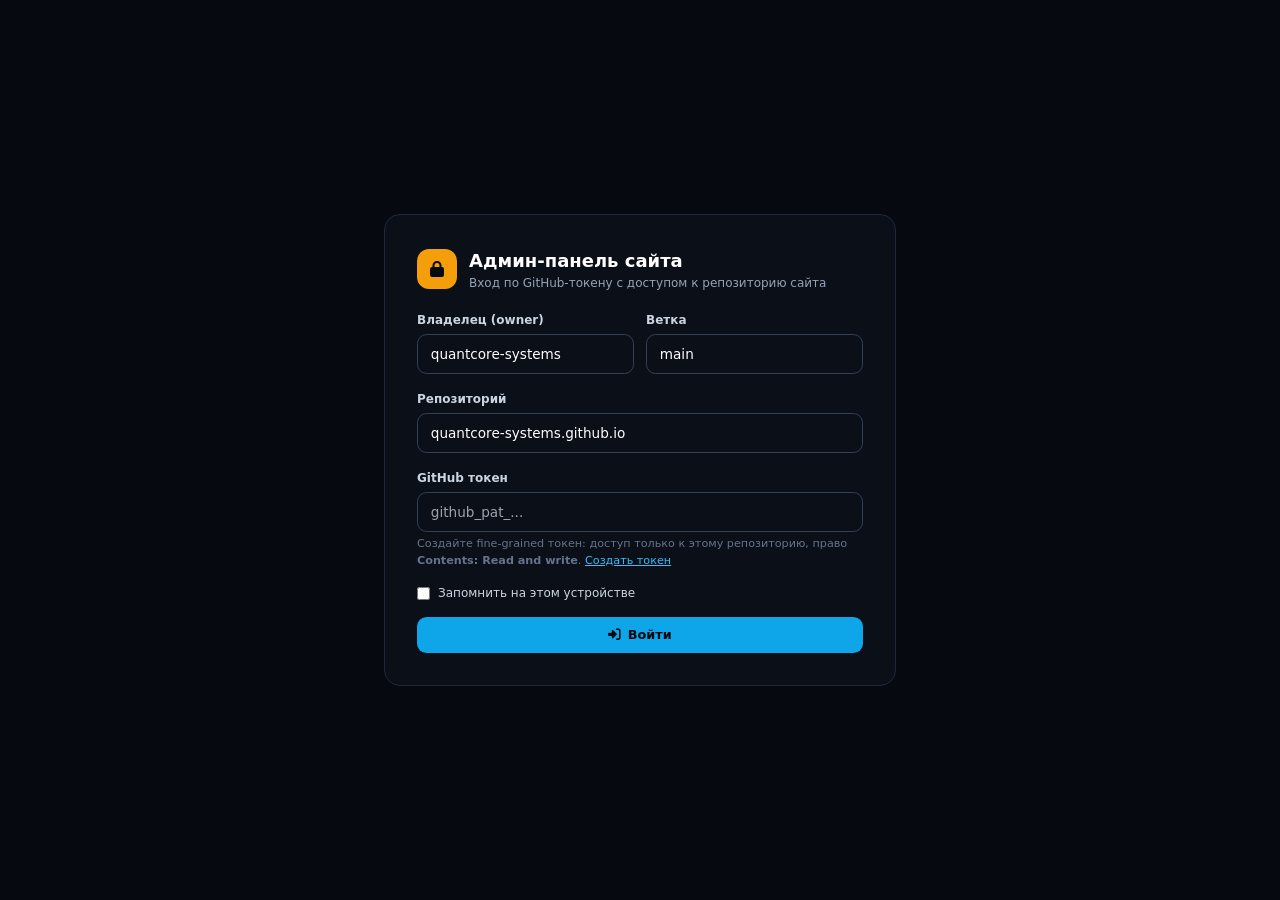
<file: admin/index.html>
<!DOCTYPE html>
<html lang="ru" class="dark">
<head>
  <meta charset="UTF-8">
  <meta name="viewport" content="width=device-width, initial-scale=1.0">
  <meta name="robots" content="noindex, nofollow">
  <title>QuantCore Admin</title>
  <link rel="icon" href="../assets/logo.svg" type="image/svg+xml">
  <link rel="stylesheet" href="../assets/site.css">
  <link rel="stylesheet" href="https://cdnjs.cloudflare.com/ajax/libs/font-awesome/6.5.1/css/all.min.css">
  <style>
    body { background: #06090F; color: #E2E8F0; font-family: Inter, system-ui, sans-serif; }
    .inp { width: 100%; padding: .55rem .8rem; border-radius: .6rem; background: #0B0F17; border: 1px solid #334155; color: #fff; font-size: .85rem; }
    .inp:focus { outline: none; border-color: #38BDF8; }
    textarea.inp { min-height: 5rem; font-family: inherit; }
    textarea.code { font-family: 'JetBrains Mono', ui-monospace, monospace; font-size: .78rem; }
    .lbl { display: block; font-size: .75rem; font-weight: 600; color: #CBD5E1; margin-bottom: .3rem; }
    .help { font-size: .7rem; color: #64748B; margin-top: .25rem; }
    .card { background: #0B0F17; border: 1px solid #1E293B; border-radius: 1rem; }
    .btn { display: inline-flex; align-items: center; gap: .4rem; padding: .5rem .9rem; border-radius: .6rem; font-size: .8rem; font-weight: 600; transition: .15s; }
    .btn-pri { background: #0EA5E9; color: #06090F; } .btn-pri:hover { background: #38BDF8; }
    .btn-sec { background: #1E293B; color: #E2E8F0; border: 1px solid #334155; } .btn-sec:hover { background: #334155; }
    .btn-dan { background: rgba(244,63,94,.1); color: #FB7185; border: 1px solid rgba(244,63,94,.3); } .btn-dan:hover { background: rgba(244,63,94,.2); }
    .btn:disabled { opacity: .5; cursor: not-allowed; }
    .tab { display: flex; align-items: center; gap: .6rem; width: 100%; text-align: left; padding: .55rem .8rem; border-radius: .6rem; font-size: .85rem; color: #94A3B8; }
    .tab:hover { background: #111827; color: #fff; }
    .tab.active { background: rgba(14,165,233,.12); color: #38BDF8; }
    .item-head { cursor: pointer; }
  </style>
</head>
<body class="min-h-screen">

  <!-- LOGIN -->
  <div id="loginView" class="min-h-screen flex items-center justify-center p-4">
    <div class="card w-full max-w-lg p-6 sm:p-8 space-y-5">
      <div class="flex items-center gap-3">
        <div class="w-10 h-10 rounded-xl bg-amber-500 flex items-center justify-center text-slate-950"><i class="fa-solid fa-lock"></i></div>
        <div>
          <h1 class="text-lg font-bold text-white">Админ-панель сайта</h1>
          <p class="text-xs text-slate-400">Вход по GitHub-токену с доступом к репозиторию сайта</p>
        </div>
      </div>
      <form id="loginForm" class="space-y-4">
        <div class="grid grid-cols-2 gap-3">
          <div><label class="lbl">Владелец (owner)</label><input id="lgOwner" class="inp" value="quantcore-systems" required></div>
          <div><label class="lbl">Ветка</label><input id="lgBranch" class="inp" value="main" required></div>
        </div>
        <div><label class="lbl">Репозиторий</label><input id="lgRepo" class="inp" value="quantcore-systems.github.io" required></div>
        <div>
          <label class="lbl">GitHub токен</label>
          <input id="lgToken" type="password" class="inp" placeholder="github_pat_..." required autocomplete="off">
          <p class="help">Создайте fine-grained токен: доступ только к этому репозиторию, право <b>Contents: Read and write</b>.
            <a class="text-sky-400 underline" target="_blank" rel="noopener" href="https://github.com/settings/personal-access-tokens/new">Создать токен</a></p>
        </div>
        <label class="flex items-center gap-2 text-xs text-slate-300"><input id="lgRemember" type="checkbox"> Запомнить на этом устройстве</label>
        <div id="loginError" class="hidden text-xs text-rose-400 p-3 rounded-lg bg-rose-500/10 border border-rose-500/30"></div>
        <button id="loginBtn" class="btn btn-pri w-full justify-center py-3" type="submit"><i class="fa-solid fa-right-to-bracket"></i> Войти</button>
      </form>
    </div>
  </div>

  <!-- EDITOR -->
  <div id="editorView" class="hidden min-h-screen flex flex-col">
    <header class="sticky top-0 z-30 bg-slate-950/95 backdrop-blur border-b border-slate-800">
      <div class="px-4 h-14 flex items-center justify-between gap-3">
        <div class="flex items-center gap-3 min-w-0">
          <button id="sideToggle" class="lg:hidden btn btn-sec px-2.5"><i class="fa-solid fa-bars"></i></button>
          <span class="font-bold text-white truncate">QuantCore Admin</span>
          <span id="dirtyBadge" class="hidden text-[11px] px-2 py-0.5 rounded bg-amber-500/10 text-amber-400 border border-amber-500/30">Есть несохранённые изменения</span>
        </div>
        <div class="flex items-center gap-2">
          <a id="viewSiteLink" target="_blank" rel="noopener" class="btn btn-sec hidden sm:inline-flex"><i class="fa-solid fa-arrow-up-right-from-square"></i> Сайт</a>
          <button id="discardBtn" class="btn btn-sec" title="Отменить изменения"><i class="fa-solid fa-rotate-left"></i><span class="hidden sm:inline">Отменить</span></button>
          <button id="saveBtn" class="btn btn-pri"><i class="fa-solid fa-floppy-disk"></i> Сохранить</button>
          <button id="logoutBtn" class="btn btn-sec" title="Выйти"><i class="fa-solid fa-right-from-bracket"></i></button>
        </div>
      </div>
    </header>
    <div class="flex flex-1">
      <aside id="sidebar" class="hidden lg:block w-60 shrink-0 border-r border-slate-800 p-3 space-y-1 bg-slate-950 fixed lg:static inset-y-14 left-0 z-20 overflow-y-auto"></aside>
      <main class="flex-1 min-w-0 p-4 sm:p-6 lg:p-8">
        <div id="statusBox" class="hidden mb-4 text-xs p-3 rounded-lg"></div>
        <div id="panel" class="max-w-4xl space-y-5"></div>
      </main>
    </div>
  </div>

  <script>
  'use strict';
  const FILE = 'content.json';
  let cfg = null;          // {owner, repo, branch, token}
  let data = null;         // working copy
  let original = '';       // JSON string from repo
  let sha = null;
  let activeTab = 'general';

  // ---------- helpers ----------
  const $ = (id) => document.getElementById(id);
  const el = (tag, attrs = {}, ...kids) => {
    const n = document.createElement(tag);
    for (const [k, v] of Object.entries(attrs)) {
      if (k === 'class') n.className = v;
      else if (k.startsWith('on')) n.addEventListener(k.slice(2), v);
      else if (k === 'html') n.innerHTML = v;
      else if (v !== undefined && v !== null && v !== false) n.setAttribute(k, v === true ? '' : v);
    }
    kids.flat().forEach(c => { if (c != null) n.append(c.nodeType ? c : document.createTextNode(c)); });
    return n;
  };
  const b64encode = (str) => {
    const bytes = new TextEncoder().encode(str);
    let bin = '';
    for (let i = 0; i < bytes.length; i += 0x8000) bin += String.fromCharCode.apply(null, bytes.subarray(i, i + 0x8000));
    return btoa(bin);
  };
  const b64decode = (b64) => new TextDecoder().decode(Uint8Array.from(atob(b64.replace(/\s/g, '')), c => c.charCodeAt(0)));
  const clone = (o) => JSON.parse(JSON.stringify(o));
  const isDirty = () => data && JSON.stringify(data, null, 2) !== original;

  function status(msg, kind = 'info') {
    const box = $('statusBox');
    const styles = {
      info: 'bg-sky-500/10 border border-sky-500/30 text-sky-300',
      ok: 'bg-emerald-500/10 border border-emerald-500/30 text-emerald-300',
      err: 'bg-rose-500/10 border border-rose-500/30 text-rose-300'
    };
    box.className = 'mb-4 text-xs p-3 rounded-lg ' + styles[kind];
    box.textContent = msg;
    box.classList.remove('hidden');
  }
  function markDirty() { $('dirtyBadge').classList.toggle('hidden', !isDirty()); }

  async function gh(path, opts = {}) {
    const res = await fetch(`https://api.github.com/repos/${cfg.owner}/${cfg.repo}${path}`, {
      ...opts,
      headers: { 'Accept': 'application/vnd.github+json', 'Authorization': `Bearer ${cfg.token}`, 'X-GitHub-Api-Version': '2022-11-28', ...(opts.headers || {}) },
      cache: 'no-store'
    });
    const body = await res.json().catch(() => ({}));
    if (!res.ok) { const e = new Error(body.message || ('HTTP ' + res.status)); e.status = res.status; throw e; }
    return body;
  }

  async function loadContent() {
    const file = await gh(`/contents/${FILE}?ref=${encodeURIComponent(cfg.branch)}`);
    sha = file.sha;
    data = JSON.parse(b64decode(file.content));
    original = JSON.stringify(data, null, 2);
    markDirty();
  }

  // ---------- auth ----------
  function storedCfg() {
    try { return JSON.parse(sessionStorage.getItem('qc_admin') || localStorage.getItem('qc_admin') || 'null'); } catch { return null; }
  }
  function storeCfg(c, remember) {
    try {
      sessionStorage.removeItem('qc_admin'); localStorage.removeItem('qc_admin');
      (remember ? localStorage : sessionStorage).setItem('qc_admin', JSON.stringify(c));
    } catch {}
  }

  async function login(c, remember) {
    cfg = c;
    const repo = await gh('');
    if (!repo.permissions || !repo.permissions.push) throw new Error('У токена нет права записи в этот репозиторий (нужно Contents: Read and write).');
    await loadContent();
    if (remember !== undefined) storeCfg(c, remember);
    $('loginView').classList.add('hidden');
    $('editorView').classList.remove('hidden');
    $('viewSiteLink').href = cfg.repo.endsWith('.github.io') ? `https://${cfg.repo}/` : `https://${cfg.owner}.github.io/${cfg.repo}/`;
    renderSidebar(); renderPanel();
  }

  $('loginForm').addEventListener('submit', async (e) => {
    e.preventDefault();
    const btn = $('loginBtn'); btn.disabled = true; $('loginError').classList.add('hidden');
    try {
      await login({ owner: $('lgOwner').value.trim(), repo: $('lgRepo').value.trim(), branch: $('lgBranch').value.trim(), token: $('lgToken').value.trim() }, $('lgRemember').checked);
    } catch (err) {
      $('loginError').textContent = err.status === 401 ? 'Неверный или просроченный токен.' : err.status === 404 ? 'Репозиторий или content.json не найден (или у токена нет к нему доступа).' : err.message;
      $('loginError').classList.remove('hidden');
    } finally { btn.disabled = false; }
  });

  $('logoutBtn').addEventListener('click', () => {
    if (isDirty() && !confirm('Есть несохранённые изменения. Выйти без сохранения?')) return;
    try { sessionStorage.removeItem('qc_admin'); localStorage.removeItem('qc_admin'); } catch {}
    location.reload();
  });

  // ---------- save ----------
  $('saveBtn').addEventListener('click', save);
  async function save() {
    if (!isDirty()) { status('Изменений нет.', 'info'); return; }
    const btn = $('saveBtn'); btn.disabled = true;
    status('Сохраняю…', 'info');
    try {
      const text = JSON.stringify(data, null, 2) + '\n';
      const res = await gh(`/contents/${FILE}`, {
        method: 'PUT',
        headers: { 'Content-Type': 'application/json' },
        body: JSON.stringify({ message: 'Update site content', content: b64encode(text), sha, branch: cfg.branch,
          committer: { name: 'QuantCore Systems', email: 'quantcorestore@gmail.com' }, author: { name: 'QuantCore Systems', email: 'quantcorestore@gmail.com' } })
      });
      sha = res.content.sha;
      original = JSON.stringify(data, null, 2);
      markDirty();
      status('Сохранено. Сайт обновится примерно через 1–2 минуты.', 'ok');
    } catch (err) {
      if (err.status === 409 || err.status === 422) status('Файл был изменён в другом месте. Нажмите «Отменить», чтобы загрузить свежую версию, и внесите правки заново.', 'err');
      else status('Ошибка сохранения: ' + err.message, 'err');
    } finally { btn.disabled = false; }
  }

  $('discardBtn').addEventListener('click', async () => {
    if (isDirty() && !confirm('Отменить все несохранённые изменения и загрузить версию с GitHub?')) return;
    try { await loadContent(); renderPanel(); status('Загружена актуальная версия с GitHub.', 'ok'); }
    catch (err) { status('Ошибка загрузки: ' + err.message, 'err'); }
  });

  window.addEventListener('beforeunload', (e) => { if (isDirty()) { e.preventDefault(); e.returnValue = ''; } });
  document.addEventListener('keydown', (e) => { if ((e.ctrlKey || e.metaKey) && e.key === 's' && data) { e.preventDefault(); save(); } });
  $('sideToggle').addEventListener('click', () => $('sidebar').classList.toggle('hidden'));

  // ---------- schema ----------
  const ICON_HELP = 'Название иконки Font Awesome, например fa-robot, fa-book-open. Каталог: fontawesome.com/icons';
  const COLOR_OPTS = [['brand', 'Голубой'], ['emerald', 'Зелёный'], ['indigo', 'Фиолетовый'], ['amber', 'Жёлтый'], ['rose', 'Красный']];

  const productFields = [
    { key: 'status', label: 'Статус', type: 'select', options: [['coming_soon', 'Скоро (waitlist)'], ['available', 'В продаже'], ['hidden', 'Скрыт']], help: '«В продаже» включает кнопку покупки — только когда товар реально готов и ссылка Whop вставлена.' },
    { key: 'whopUrl', label: 'Ссылка Whop (checkout или страница товара)', type: 'text', placeholder: 'https://whop.com/checkout/plan_XXXX', help: 'Для статуса «Скоро» сюда можно вставить ссылку на waitlist в Whop.' },
    { key: 'title', label: 'Название', type: 'text' },
    { key: 'id', label: 'ID (латиница, без пробелов)', type: 'text' },
    { key: 'category', label: 'Категория', type: 'select', options: () => (data.catalog.categories || []).map(c => [c.id, c.label]) },
    { key: 'price', label: 'Цена', type: 'number', half: true },
    { key: 'currency', label: 'Валюта', type: 'select', options: [['USD', 'USD'], ['EUR', 'EUR'], ['GBP', 'GBP']], half: true },
    { key: 'badge', label: 'Бейдж (верхняя метка)', type: 'text', half: true },
    { key: 'version', label: 'Версия / издание', type: 'text', half: true },
    { key: 'icon', label: 'Иконка', type: 'text', help: ICON_HELP },
    { key: 'shortDesc', label: 'Короткое описание', type: 'textarea' },
    { key: 'deliverables', label: 'Что входит (по одному в строке)', type: 'strings' },
    { key: 'modules', label: 'Содержание / модули (по одному в строке)', type: 'strings' },
    { key: 'accessPeriod', label: 'Тип покупки (в окне товара)', type: 'text', help: 'Например: One-time purchase, no subscription. Не пишите «lifetime» — Whop это запрещает.' },
    { key: 'delivery', label: 'Способ доставки', type: 'text', half: true },
    { key: 'support', label: 'После покупки', type: 'text', half: true }
  ];

  const TABS = [
    { id: 'general', label: 'Общие и SEO', icon: 'fa-gear', fields: [
      { section: 'SEO (поисковики)' },
      { path: 'seo.title', label: 'Заголовок вкладки браузера (title)', type: 'text' },
      { path: 'seo.description', label: 'Описание для поисковиков', type: 'textarea' },
      { section: 'Логотип' },
      { path: 'brand.namePart1', label: 'Название, часть 1 (белым)', type: 'text', half: true },
      { path: 'brand.namePart2', label: 'Название, часть 2 (голубым)', type: 'text', half: true },
      { path: 'brand.versionTag', label: 'Метка версии (пусто — скрыть)', type: 'text', half: true },
      { path: 'brand.subtitle', label: 'Подзаголовок под логотипом', type: 'text', half: true },
      { section: 'Верхняя полоса' },
      { path: 'topBar.enabled', label: 'Показывать верхнюю полосу', type: 'bool' },
      { path: 'topBar.badgeText', label: 'Зелёный бейдж', type: 'text' },
      { path: 'topBar.infoText', label: 'Текст справа от бейджа', type: 'text' },
      { section: 'Меню' },
      { path: 'nav', label: 'Пункты меню', type: 'list', itemLabel: (x) => x.label || 'Пункт', newItem: () => ({ label: 'Новый пункт', href: '#' }), fields: [
        { key: 'label', label: 'Текст', type: 'text', half: true },
        { key: 'href', label: 'Ссылка (#catalog, #faq, #legal/terms или https://…)', type: 'text', half: true }
      ]}
    ]},
    { id: 'hero', label: 'Главный экран', icon: 'fa-star', fields: [
      { path: 'hero.badge', label: 'Строка над заголовком', type: 'text' },
      { path: 'hero.titleBefore', label: 'Заголовок: часть 1', type: 'text' },
      { path: 'hero.titleHighlight', label: 'Заголовок: часть 2', type: 'text' },
      { path: 'hero.titleAfter', label: 'Заголовок: часть 3', type: 'text' },
      { path: 'hero.text', label: 'Текст под заголовком', type: 'textarea' },
      { path: 'hero.primaryCtaLabel', label: 'Главная кнопка', type: 'text', half: true },
      { path: 'hero.secondaryCtaLabel', label: 'Вторая кнопка (ведёт к контактам)', type: 'text', half: true },
      { path: 'hero.badges', label: 'Плашки под текстом', type: 'list', itemLabel: (x) => x.title, newItem: () => ({ icon: 'fa-check', color: 'brand', title: 'Новая плашка', subtitle: '' }), fields: [
        { key: 'title', label: 'Заголовок', type: 'text', half: true },
        { key: 'subtitle', label: 'Подпись', type: 'text', half: true },
        { key: 'icon', label: 'Иконка', type: 'text', half: true, help: ICON_HELP },
        { key: 'color', label: 'Цвет', type: 'select', options: COLOR_OPTS, half: true }
      ]},
      { section: 'Окно с кодом (блок «Engineered…») и показатели под графиком' },
      { path: 'hero.codeFileName', label: 'Имя файла', type: 'text', half: true },
      { path: 'hero.codeBadge', label: 'Метка справа', type: 'text', half: true },
      { path: 'hero.code', label: 'Код', type: 'textarea', code: true, rows: 14 },
      { path: 'hero.stats', label: 'Показатели под кодом', type: 'list', itemLabel: (x) => x.label, newItem: () => ({ label: 'Label', value: 'Value' }), fields: [
        { key: 'label', label: 'Подпись', type: 'text', half: true },
        { key: 'value', label: 'Значение', type: 'text', half: true }
      ]}
    ]},
    { id: 'statement', label: 'Блок «Принципы»', icon: 'fa-quote-left', fields: [
      { path: 'statement.quote', label: 'Крупная цитата (пусто — скрыть блок)', type: 'textarea', rows: 3 },
      { path: 'statement.points', label: 'Пункты справа (по одному в строке)', type: 'strings', rows: 4 }
    ]},
    { id: 'steps', label: 'Блок «Как это работает»', icon: 'fa-list-ol', fields: [
      { path: 'steps.title', label: 'Заголовок', type: 'text' },
      { path: 'steps.text', label: 'Подзаголовок', type: 'text' },
      { path: 'steps.items', label: 'Шаги', type: 'list', itemLabel: (x) => x.title, newItem: () => ({ title: 'Новый шаг', text: '' }), fields: [
        { key: 'title', label: 'Название шага', type: 'text' },
        { key: 'text', label: 'Описание', type: 'textarea' }
      ]}
    ]},
    { id: 'tiers', label: 'Блок «Пакеты»', icon: 'fa-gem', fields: [
      { section: 'Товары с категорией «Bundles» (id enterprise) показываются здесь большими панелями' },
      { path: 'tiers.title', label: 'Заголовок', type: 'text' },
      { path: 'tiers.text', label: 'Подзаголовок', type: 'textarea', rows: 2 }
    ]},
    { id: 'products', label: 'Товары', icon: 'fa-box', fields: [
      { path: 'products', label: 'Товары', type: 'list', itemLabel: (x) => `${x.title || 'Без названия'} — ${x.price ?? ''} ${x.currency || ''} · ${({ coming_soon: 'скоро', available: 'в продаже', hidden: 'скрыт' })[x.status] || x.status}`, newItem: () => ({ id: 'product-' + Date.now(), status: 'coming_soon', whopUrl: '', title: 'Новый товар', category: (data.catalog.categories[0] || {}).id || 'manual', badge: '', version: '', price: 100, currency: 'USD', icon: 'fa-cube', shortDesc: '', deliverables: [], modules: [], accessPeriod: 'One-time purchase, no subscription', delivery: 'Instant ZIP download via Whop', support: 'Replacement of missing or damaged files' }), fields: productFields, duplicate: true }
    ]},
    { id: 'catalog', label: 'Каталог: тексты', icon: 'fa-table-cells', fields: [
      { path: 'catalog.eyebrow', label: 'Надзаголовок', type: 'text' },
      { path: 'catalog.title', label: 'Заголовок', type: 'text' },
      { path: 'catalog.text', label: 'Описание', type: 'textarea' },
      { path: 'catalog.buyButton', label: 'Кнопка «Купить»', type: 'text', half: true },
      { path: 'catalog.comingSoonLabel', label: 'Метка «Скоро»', type: 'text', half: true },
      { path: 'catalog.comingSoonButton', label: 'Кнопка waitlist (есть ссылка)', type: 'text', half: true },
      { path: 'catalog.comingSoonNoLinkButton', label: 'Кнопка «Сообщить» (нет ссылки, откроет email)', type: 'text', half: true },
      { path: 'catalog.categories', label: 'Категории (фильтры)', type: 'list', itemLabel: (x) => `${x.label} (${x.id})`, newItem: () => ({ id: 'cat' + Date.now(), label: 'Новая категория' }), fields: [
        { key: 'label', label: 'Название', type: 'text', half: true },
        { key: 'id', label: 'ID (латиница)', type: 'text', half: true }
      ]}
    ]},
    { id: 'features', label: 'Блок «Как это работает»', icon: 'fa-layer-group', fields: [
      { path: 'features.eyebrow', label: 'Надзаголовок', type: 'text' },
      { path: 'features.title', label: 'Заголовок', type: 'text' },
      { path: 'features.text', label: 'Описание', type: 'textarea' },
      { path: 'features.items', label: 'Карточки', type: 'list', itemLabel: (x) => x.title, newItem: () => ({ icon: 'fa-check', color: 'brand', title: 'Новая карточка', text: '' }), fields: [
        { key: 'title', label: 'Заголовок', type: 'text' },
        { key: 'text', label: 'Текст', type: 'textarea' },
        { key: 'icon', label: 'Иконка', type: 'text', half: true, help: ICON_HELP },
        { key: 'color', label: 'Цвет', type: 'select', options: COLOR_OPTS, half: true }
      ]}
    ]},
    { id: 'faq', label: 'FAQ', icon: 'fa-circle-question', fields: [
      { path: 'faq.title', label: 'Заголовок раздела', type: 'text' },
      { path: 'faq.items', label: 'Вопросы', type: 'list', itemLabel: (x) => x.q, newItem: () => ({ q: 'Новый вопрос?', a: '' }), fields: [
        { key: 'q', label: 'Вопрос', type: 'text' },
        { key: 'a', label: 'Ответ', type: 'textarea' }
      ]}
    ]},
    { id: 'seller', label: 'Продавец и контакты', icon: 'fa-id-card', fields: [
      { path: 'seller.legalName', label: 'Продавец / юрлицо', type: 'textarea', rows: 2 },
      { path: 'seller.address', label: 'Адрес (пусто — скрыть)', type: 'textarea', rows: 2, help: 'Указывайте только реальный адрес — Whop и платёжные сервисы проверяют данные продавца.' },
      { path: 'seller.email', label: 'Email', type: 'text', half: true },
      { path: 'seller.phone', label: 'Телефон (пусто — скрыть)', type: 'text', half: true },
      { path: 'seller.telegramUrl', label: 'Ссылка Telegram (пусто — скрыть)', type: 'text', half: true },
      { path: 'seller.telegramLabel', label: 'Текст ссылки Telegram', type: 'text', half: true },
      { path: 'seller.hours', label: 'Часы работы', type: 'text', half: true },
      { path: 'seller.responseNote', label: 'Заметка о времени ответа', type: 'text', half: true }
    ]},
    { id: 'payments', label: 'Оплата', icon: 'fa-credit-card', fields: [
      { path: 'payments.title', label: 'Заголовок', type: 'text' },
      { path: 'payments.note', label: 'Текст под значками', type: 'textarea' },
      { path: 'payments.badges', label: 'Значки', type: 'list', itemLabel: (x) => x.label, newItem: () => ({ icon: 'fa-brands fa-cc-visa', label: 'Card', color: 'text-white' }), fields: [
        { key: 'label', label: 'Подпись', type: 'text', half: true },
        { key: 'icon', label: 'Классы иконки', type: 'text', half: true, help: 'Например: fa-brands fa-cc-visa, fa-brands fa-google-pay' },
        { key: 'color', label: 'Цвет (класс)', type: 'select', options: [['text-white', 'Белый'], ['text-blue-400', 'Синий'], ['text-amber-500', 'Оранжевый'], ['text-emerald-400', 'Зелёный'], ['text-slate-300', 'Серый']] }
      ]}
    ]},
    { id: 'legal', label: 'Правовые документы', icon: 'fa-scale-balanced', fields: [
      { path: 'legal', label: 'Документы', type: 'map', help: 'Ссылка на документ на сайте: #legal/КЛЮЧ. Текст — HTML: <h4>Заголовок</h4>, <p>Абзац</p>, <ul><li>Пункт</li></ul>.', newItem: () => ({ title: 'Новый документ', html: '<p></p>' }), fields: [
        { key: 'title', label: 'Название', type: 'text' },
        { key: 'html', label: 'Текст (HTML)', type: 'textarea', code: true, rows: 16, preview: true }
      ]}
    ]},
    { id: 'footer', label: 'Подвал', icon: 'fa-shoe-prints', fields: [
      { path: 'footer.disclaimer', label: 'Дисклеймер', type: 'textarea', rows: 5 },
      { path: 'footer.copyright', label: 'Копирайт', type: 'text' }
    ]},
    { id: 'json', label: 'JSON (всё сразу)', icon: 'fa-code', raw: true }
  ];

  // ---------- path utils ----------
  const getP = (path) => path.split('.').reduce((o, k) => (o == null ? undefined : o[k]), data);
  function setP(path, val) {
    const ks = path.split('.'); let o = data;
    ks.slice(0, -1).forEach(k => { if (o[k] == null || typeof o[k] !== 'object') o[k] = {}; o = o[k]; });
    o[ks.at(-1)] = val;
  }

  // ---------- field rendering ----------
  function fieldNode(f, getter, setter) {
    const wrap = el('div', { class: f.half ? 'sm:col-span-1' : 'sm:col-span-2' });
    const id = 'f' + Math.random().toString(36).slice(2);
    const val = getter();
    let input;
    const onChange = (v) => { setter(v); markDirty(); };

    switch (f.type) {
      case 'bool':
        input = el('input', { type: 'checkbox', id, onchange: (e) => onChange(e.target.checked) });
        input.checked = !!val;
        wrap.append(el('label', { class: 'flex items-center gap-2 text-sm text-slate-200', for: id }, input, f.label));
        break;
      case 'select': {
        const opts = typeof f.options === 'function' ? f.options() : f.options;
        input = el('select', { class: 'inp', id, onchange: (e) => onChange(e.target.value) },
          opts.map(([v, l]) => { const o = el('option', { value: v }, l); if (v === val) o.selected = true; return o; }));
        if (val != null && !opts.some(([v]) => v === val)) input.prepend(Object.assign(el('option', { value: val }, val + ' (?)'), { selected: true }));
        wrap.append(el('label', { class: 'lbl', for: id }, f.label), input);
        break;
      }
      case 'number':
        input = el('input', { type: 'number', step: 'any', class: 'inp', id, oninput: (e) => onChange(e.target.value === '' ? 0 : Number(e.target.value)) });
        input.value = val ?? '';
        wrap.append(el('label', { class: 'lbl', for: id }, f.label), input);
        break;
      case 'strings':
        input = el('textarea', { class: 'inp', id, rows: f.rows || 4, oninput: (e) => onChange(e.target.value.split('\n').map(s => s.trim()).filter(Boolean)) });
        input.value = (val || []).join('\n');
        wrap.append(el('label', { class: 'lbl', for: id }, f.label), input);
        break;
      case 'textarea': {
        input = el('textarea', { class: 'inp' + (f.code ? ' code' : ''), id, rows: f.rows || 3 });
        input.value = val ?? '';
        wrap.append(el('label', { class: 'lbl', for: id }, f.label), input);
        let prev;
        if (f.preview) {
          prev = el('div', { class: 'mt-2 p-4 rounded-lg bg-slate-900 border border-slate-800 text-xs text-slate-300 leading-relaxed [&_h4]:font-bold [&_h4]:text-white [&_h4]:mt-3 [&_p]:mt-1.5 [&_ul]:list-disc [&_ul]:pl-5' });
          prev.innerHTML = val || '';
          wrap.append(el('div', { class: 'help mt-2' }, 'Предпросмотр:'), prev);
        }
        input.addEventListener('input', (e) => { onChange(e.target.value); if (prev) prev.innerHTML = e.target.value; });
        break;
      }
      case 'list': wrap.append(listNode(f, getter, setter)); return wrap;
      case 'map': wrap.append(mapNode(f, getter, setter)); return wrap;
      default:
        input = el('input', { type: 'text', class: 'inp', id, placeholder: f.placeholder || '', oninput: (e) => onChange(e.target.value) });
        input.value = val ?? '';
        wrap.append(el('label', { class: 'lbl', for: id }, f.label), input);
    }
    if (f.help) wrap.append(el('p', { class: 'help' }, f.help));
    return wrap;
  }

  function fieldsGrid(fields, obj) {
    return el('div', { class: 'grid grid-cols-1 sm:grid-cols-2 gap-4' },
      fields.map(f => fieldNode(f, () => obj[f.key], (v) => { obj[f.key] = v; })));
  }

  function listNode(f, getter, setter) {
    if (!Array.isArray(getter())) setter([]);
    const arr = getter();
    const box = el('div', { class: 'space-y-2' });
    const open = new Set();
    const draw = () => {
      box.innerHTML = '';
      box.append(el('div', { class: 'flex items-center justify-between' },
        el('span', { class: 'lbl mb-0' }, `${f.label} (${arr.length})`),
        el('button', { class: 'btn btn-sec', type: 'button', onclick: () => { arr.push(f.newItem()); open.add(arr.length - 1); markDirty(); draw(); } }, el('i', { class: 'fa-solid fa-plus' }), 'Добавить')));
      arr.forEach((item, i) => {
        const isOpen = open.has(i);
        const card = el('div', { class: 'card' });
        const head = el('div', { class: 'item-head flex items-center gap-2 px-4 py-3', onclick: (e) => { if (e.target.closest('button')) return; isOpen ? open.delete(i) : open.add(i); draw(); } },
          el('i', { class: `fa-solid ${isOpen ? 'fa-chevron-down' : 'fa-chevron-right'} text-slate-500 text-xs w-3` }),
          el('span', { class: 'flex-1 text-sm text-white truncate' }, (f.itemLabel ? f.itemLabel(item) : `#${i + 1}`) || `#${i + 1}`),
          el('button', { class: 'btn btn-sec px-2 py-1', type: 'button', title: 'Выше', disabled: i === 0, onclick: () => { [arr[i - 1], arr[i]] = [arr[i], arr[i - 1]]; open.clear(); markDirty(); draw(); } }, el('i', { class: 'fa-solid fa-arrow-up text-xs' })),
          el('button', { class: 'btn btn-sec px-2 py-1', type: 'button', title: 'Ниже', disabled: i === arr.length - 1, onclick: () => { [arr[i + 1], arr[i]] = [arr[i], arr[i + 1]]; open.clear(); markDirty(); draw(); } }, el('i', { class: 'fa-solid fa-arrow-down text-xs' })),
          f.duplicate ? el('button', { class: 'btn btn-sec px-2 py-1', type: 'button', title: 'Копия', onclick: () => { const c = clone(item); if (c.id) c.id += '-copy'; if (c.title) c.title += ' (copy)'; arr.splice(i + 1, 0, c); open.clear(); open.add(i + 1); markDirty(); draw(); } }, el('i', { class: 'fa-regular fa-copy text-xs' })) : null,
          el('button', { class: 'btn btn-dan px-2 py-1', type: 'button', title: 'Удалить', onclick: () => { if (!confirm('Удалить этот элемент?')) return; arr.splice(i, 1); open.clear(); markDirty(); draw(); } }, el('i', { class: 'fa-solid fa-trash text-xs' })));
        card.append(head);
        if (isOpen) {
          const body = el('div', { class: 'px-4 pb-4 pt-1 border-t border-slate-800' }, fieldsGrid(f.fields, item));
          body.addEventListener('input', () => { head.querySelector('span').textContent = f.itemLabel ? f.itemLabel(item) : `#${i + 1}`; });
          body.addEventListener('change', () => { head.querySelector('span').textContent = f.itemLabel ? f.itemLabel(item) : `#${i + 1}`; });
          card.append(body);
        }
        box.append(card);
      });
    };
    draw();
    return box;
  }

  function mapNode(f, getter, setter) {
    if (!getter() || typeof getter() !== 'object') setter({});
    const obj = getter();
    const box = el('div', { class: 'space-y-3' });
    const draw = () => {
      box.innerHTML = '';
      box.append(el('div', { class: 'flex items-center justify-between' },
        el('span', { class: 'lbl mb-0' }, f.label),
        el('button', { class: 'btn btn-sec', type: 'button', onclick: () => {
          const key = (prompt('Ключ нового документа (латиница, например cookies):') || '').trim().toLowerCase();
          if (!key) return;
          if (!/^[a-z0-9-]+$/.test(key)) { alert('Только латинские буквы, цифры и дефис.'); return; }
          if (obj[key]) { alert('Такой ключ уже есть.'); return; }
          obj[key] = f.newItem(); markDirty(); draw();
        } }, el('i', { class: 'fa-solid fa-plus' }), 'Добавить документ')));
      if (f.help) box.append(el('p', { class: 'help' }, f.help));
      Object.keys(obj).forEach(k => {
        box.append(el('div', { class: 'card p-4 space-y-3' },
          el('div', { class: 'flex items-center justify-between' },
            el('code', { class: 'text-xs text-sky-400' }, '#legal/' + k),
            el('button', { class: 'btn btn-dan px-2 py-1', type: 'button', onclick: () => { if (!confirm(`Удалить документ «${obj[k].title}»?`)) return; delete obj[k]; markDirty(); draw(); } }, el('i', { class: 'fa-solid fa-trash text-xs' }))),
          fieldsGrid(f.fields, obj[k])));
      });
    };
    draw();
    return box;
  }

  // ---------- layout ----------
  function renderSidebar() {
    const sb = $('sidebar'); sb.innerHTML = '';
    TABS.forEach(t => sb.append(el('button', { class: 'tab' + (t.id === activeTab ? ' active' : ''), onclick: () => { activeTab = t.id; renderSidebar(); renderPanel(); if (innerWidth < 1024) sb.classList.add('hidden'); window.scrollTo(0, 0); } },
      el('i', { class: `fa-solid ${t.icon} w-4 text-center` }), t.label)));
  }

  function renderPanel() {
    const tab = TABS.find(t => t.id === activeTab);
    const p = $('panel'); p.innerHTML = '';
    p.append(el('h2', { class: 'text-xl font-bold text-white' }, tab.label));

    if (tab.raw) {
      const ta = el('textarea', { class: 'inp code', rows: 32, spellcheck: 'false' });
      ta.value = JSON.stringify(data, null, 2);
      const err = el('p', { class: 'help' }, 'Здесь можно править любые поля сайта напрямую. Изменения применяются после нажатия «Применить JSON».');
      p.append(el('div', { class: 'card p-4 space-y-3' }, ta, err,
        el('button', { class: 'btn btn-pri', type: 'button', onclick: () => {
          try { data = JSON.parse(ta.value); markDirty(); status('JSON применён. Не забудьте нажать «Сохранить».', 'ok'); }
          catch (e) { status('Ошибка в JSON: ' + e.message, 'err'); }
        } }, el('i', { class: 'fa-solid fa-check' }), 'Применить JSON')));
      return;
    }

    let grid = null;
    const flush = () => { grid = el('div', { class: 'card p-5 grid grid-cols-1 sm:grid-cols-2 gap-4' }); p.append(grid); };
    tab.fields.forEach(f => {
      if (f.section) { p.append(el('h3', { class: 'text-sm font-bold uppercase tracking-wider text-slate-400 pt-2' }, f.section)); grid = null; return; }
      if (f.type === 'list' || f.type === 'map') { p.append(fieldNode(f, () => getP(f.path), (v) => setP(f.path, v))); grid = null; return; }
      if (!grid) flush();
      grid.append(fieldNode(f, () => getP(f.path), (v) => setP(f.path, v)));
    });
  }

  // ---------- auto login ----------
  (async () => {
    const c = storedCfg();
    if (!c) return;
    ['owner', 'repo', 'branch'].forEach(k => { const i = $('lg' + k[0].toUpperCase() + k.slice(1)); if (i) i.value = c[k]; });
    try { await login(c); }
    catch (err) {
      try { sessionStorage.removeItem('qc_admin'); localStorage.removeItem('qc_admin'); } catch {}
      $('loginError').textContent = 'Сохранённый вход больше не действует: ' + err.message;
      $('loginError').classList.remove('hidden');
    }
  })();
  </script>
</body>
</html>
</file>
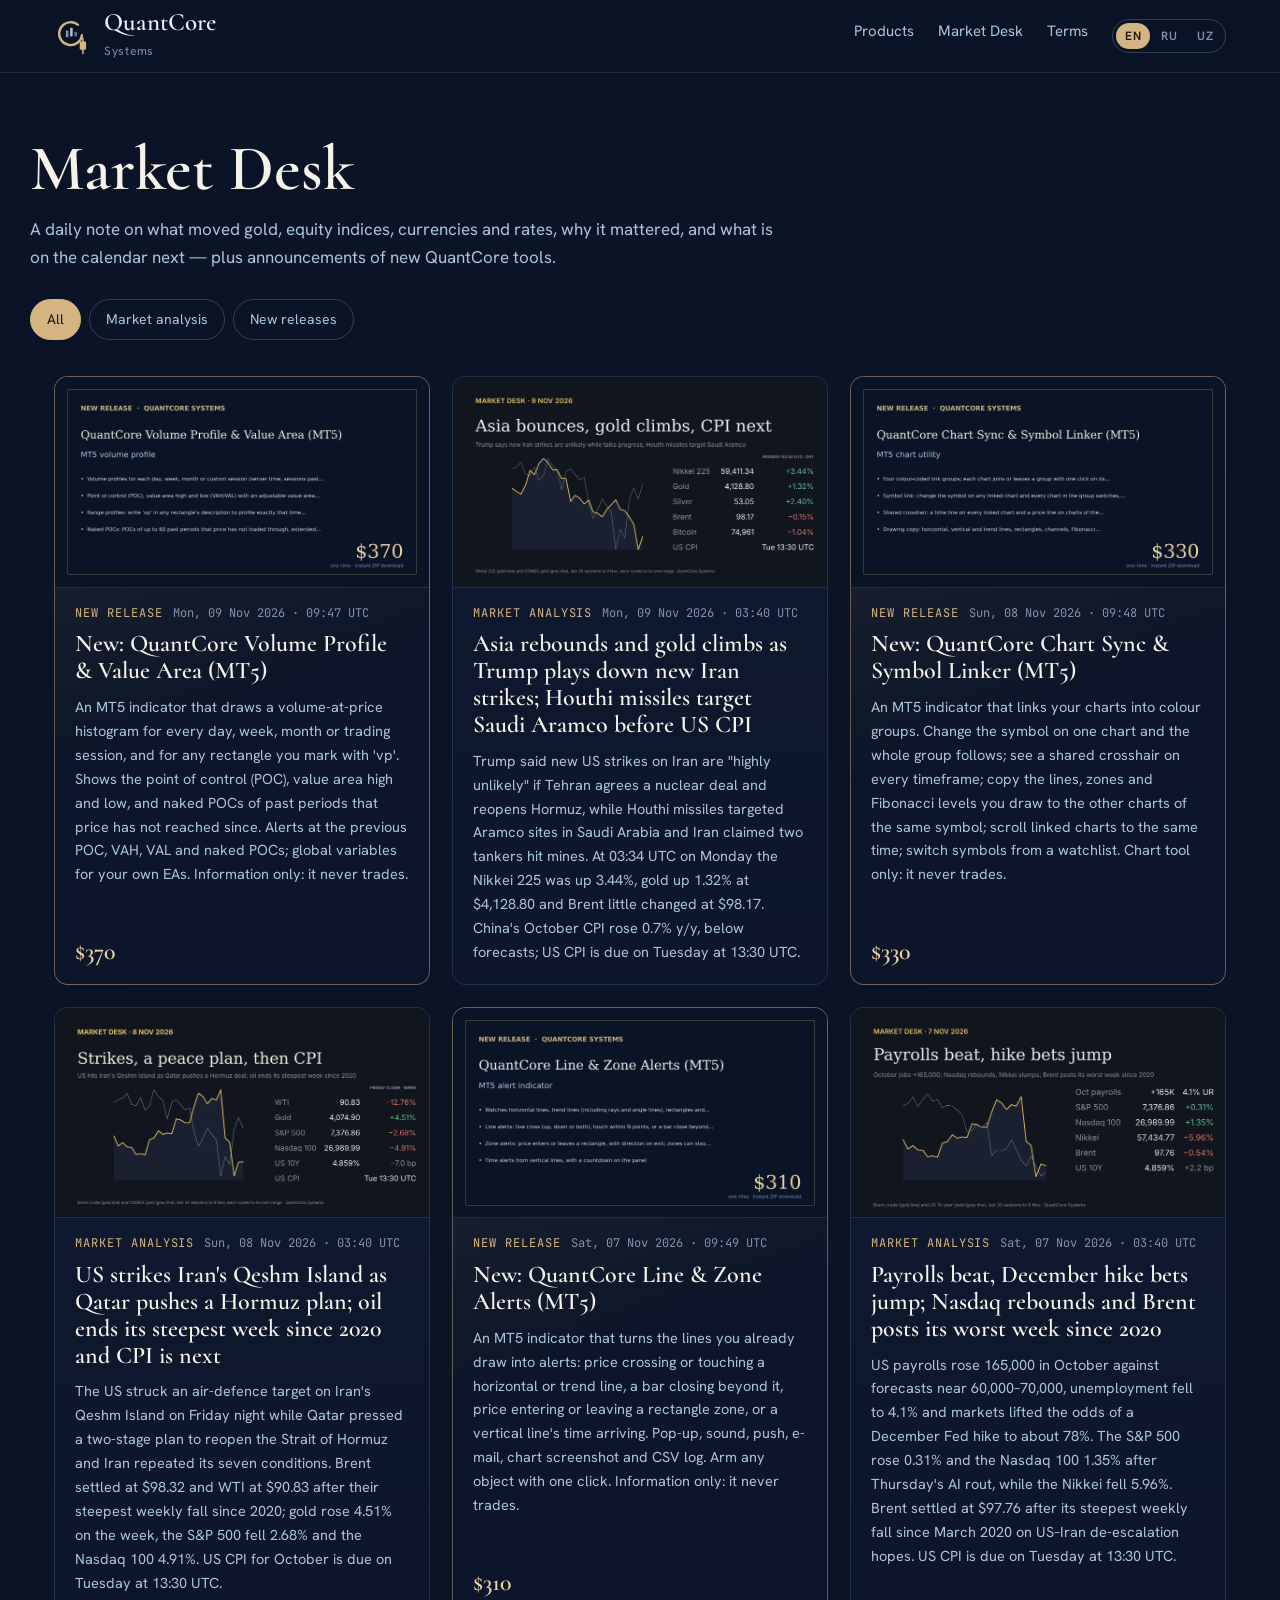
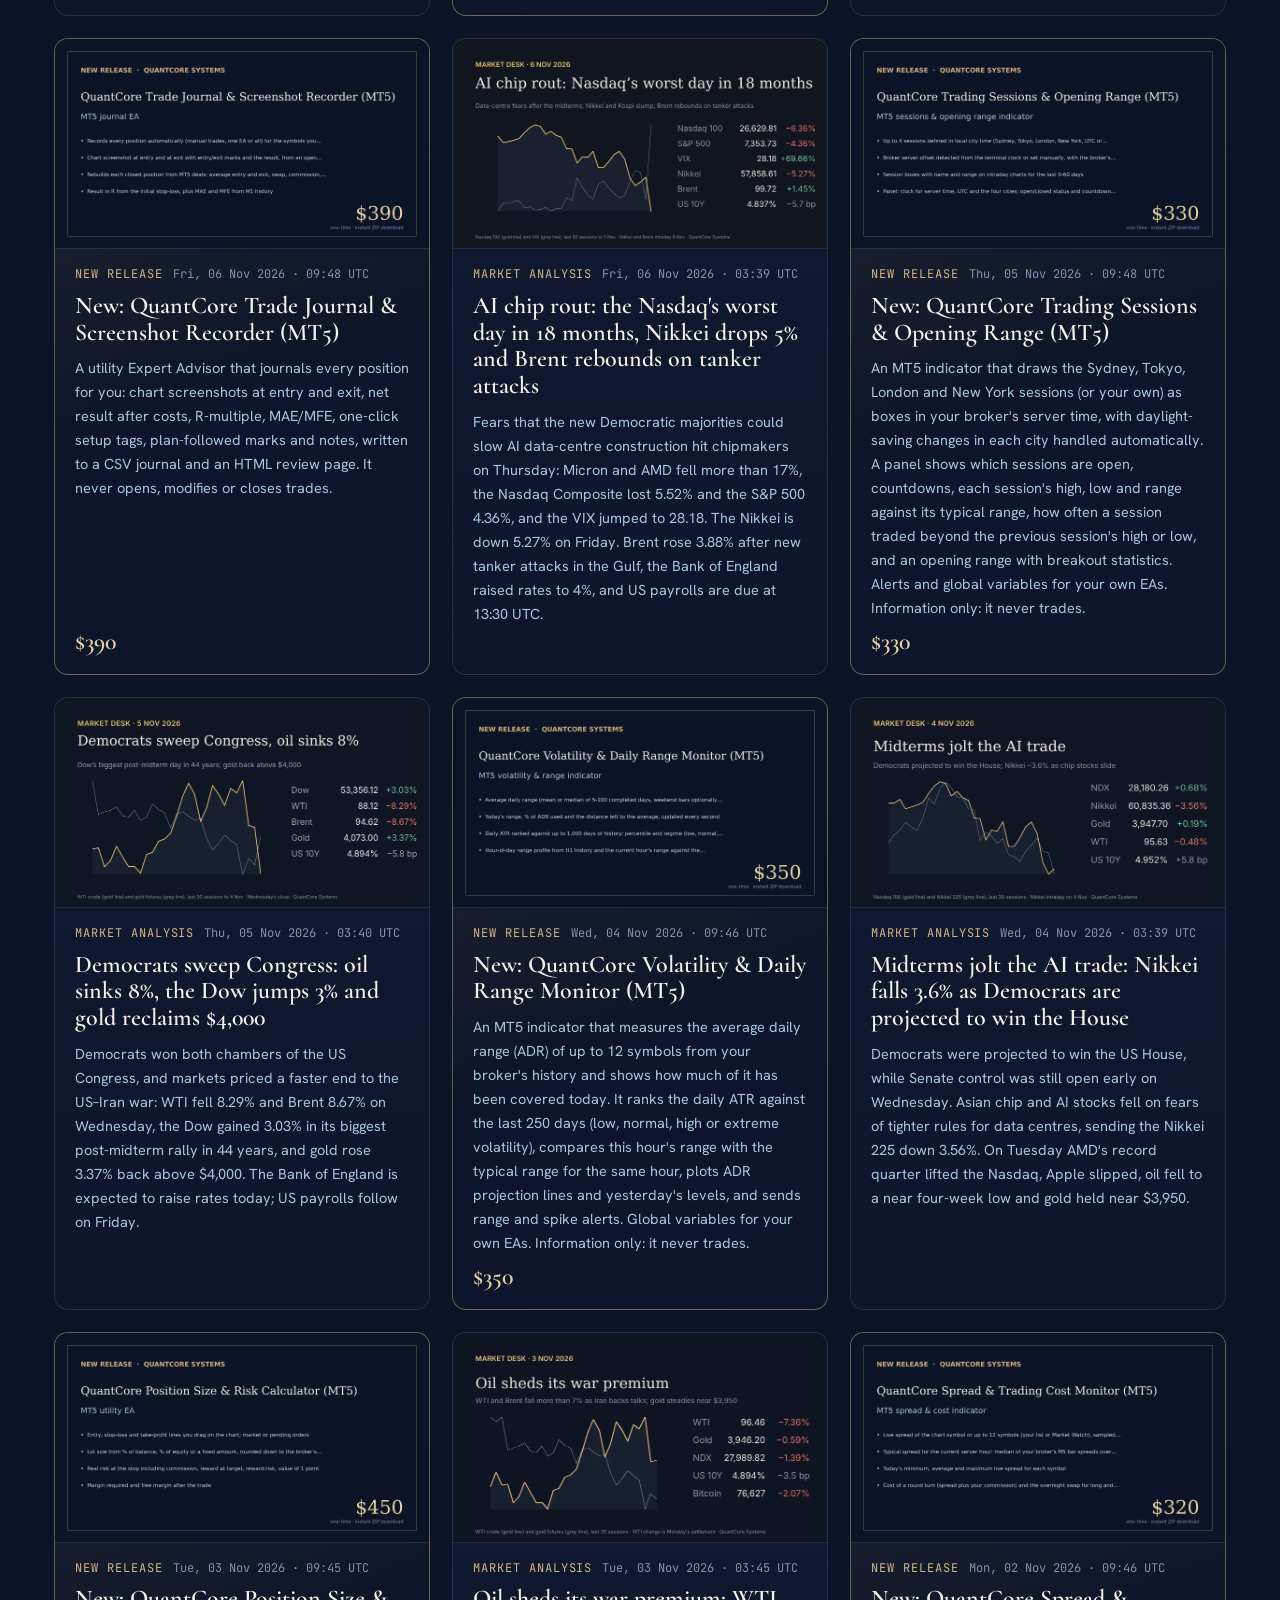
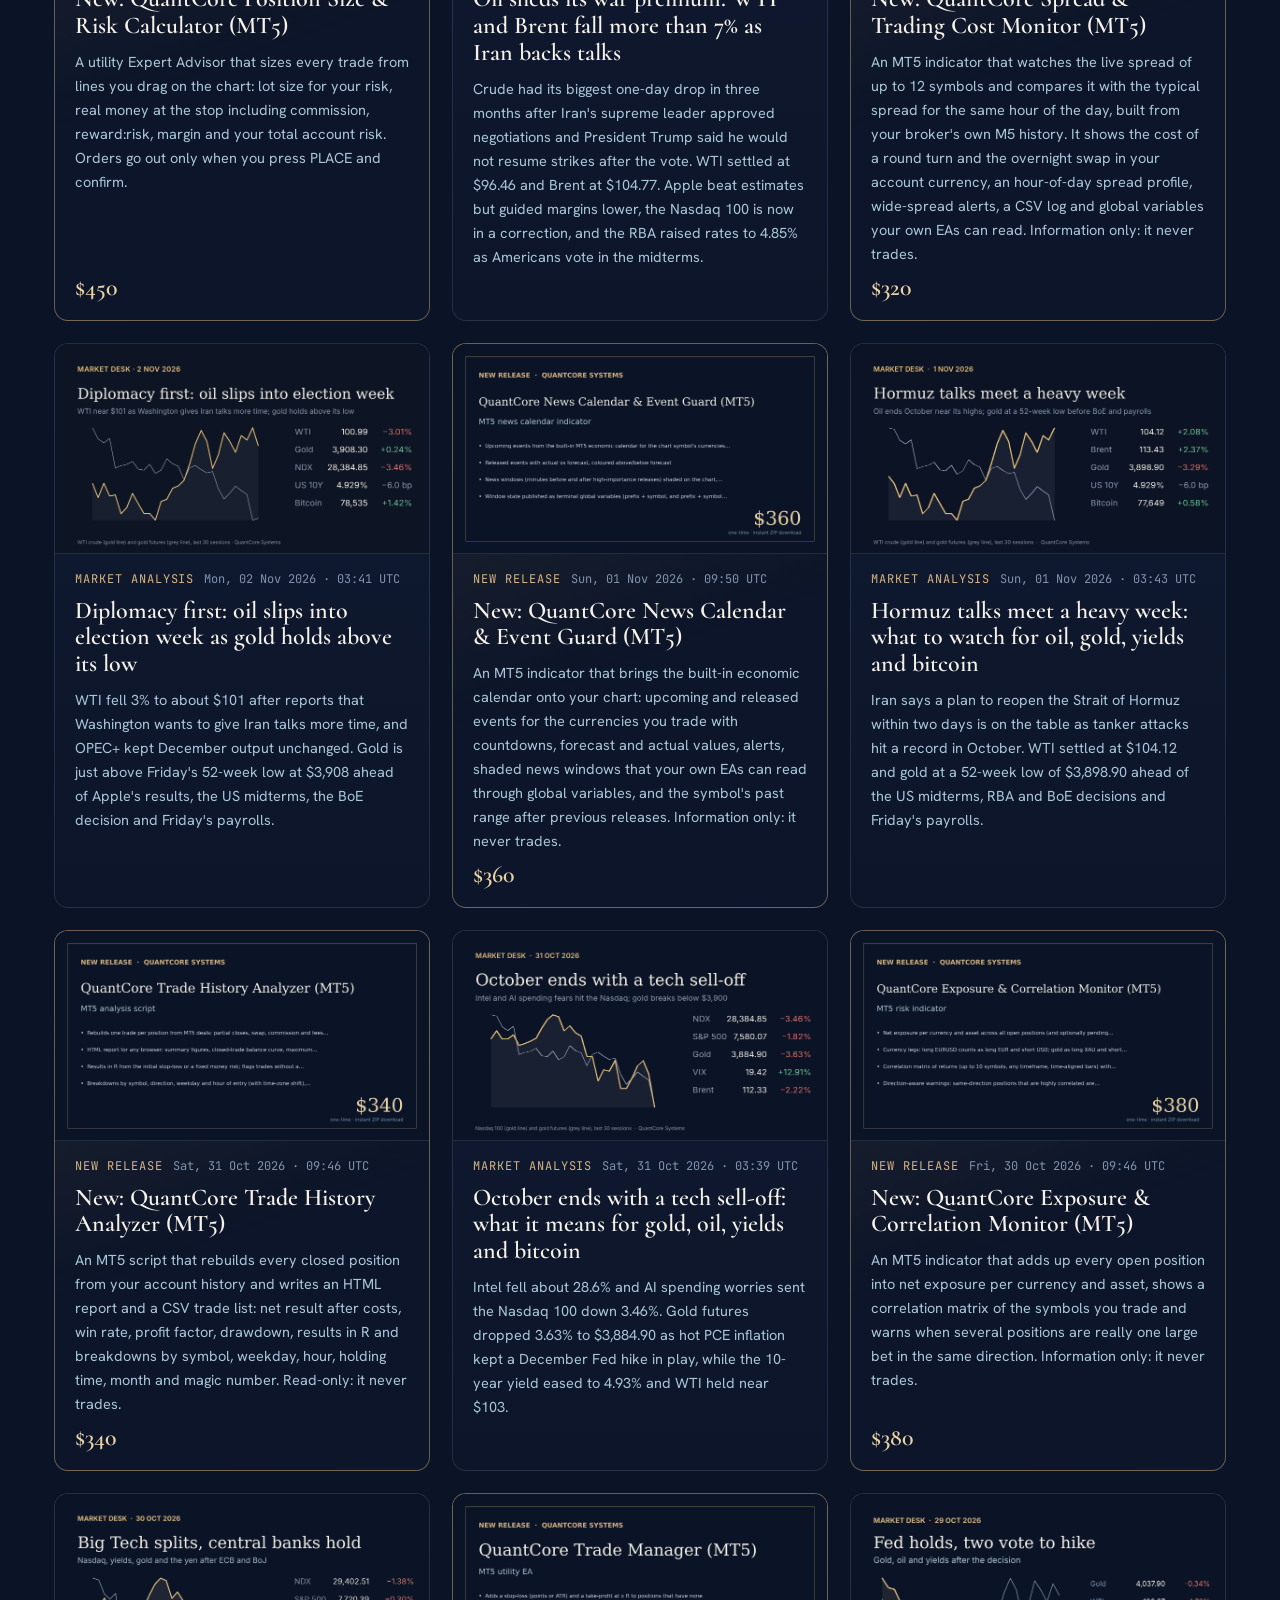
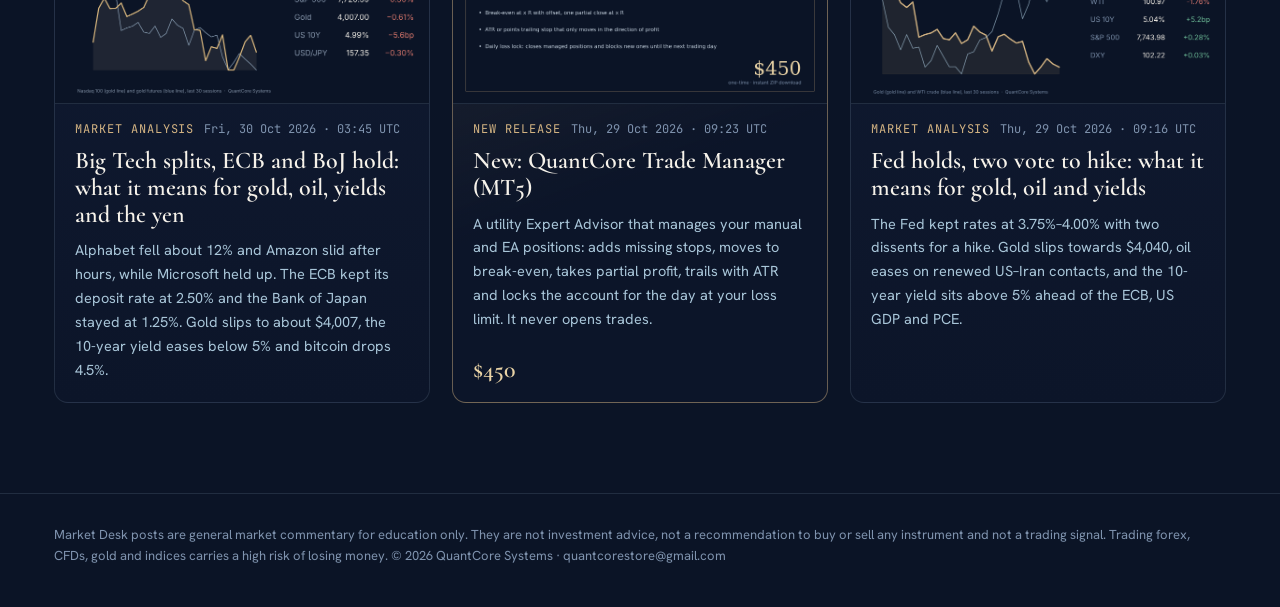
<file: news.html>
<!DOCTYPE html>
<html lang="en">
<head>
<meta charset="UTF-8">
<meta name="viewport" content="width=device-width, initial-scale=1.0">
<title>Market Desk — QuantCore Systems</title>
<meta name="description" content="Daily market notes on gold, indices, currencies and rates from QuantCore Systems, plus new MetaTrader 5 tool releases.">
<meta name="theme-color" content="#0B1426">
<link rel="icon" href="assets/logo.svg" type="image/svg+xml">
<link rel="preconnect" href="https://fonts.googleapis.com">
<link rel="preconnect" href="https://fonts.gstatic.com" crossorigin>
<link href="https://fonts.googleapis.com/css2?family=Cormorant:ital,wght@0,500;0,600;0,700;1,500&family=Hanken+Grotesk:wght@400;500;600;700&family=JetBrains+Mono:wght@400&display=swap" rel="stylesheet">
<style>
:root{
  --midnight:#0B1426; --ink:#131D35; --line:rgba(169,198,217,.14); --line-2:rgba(169,198,217,.26);
  --gold:#D4B483; --gold-2:#E9D3A6; --gold-deep:#A8854F; --glacier:#A9C6D9; --fog:#7F93AE;
  --paper:#EEF1F5; --text:#E9EEF5; --ink-text:#121C30; --bull:#6FBF9A; --bear:#D9776F;
  --serif:"Cormorant", Georgia, serif; --sans:"Hanken Grotesk", system-ui, -apple-system, "Segoe UI", sans-serif; --mono:"JetBrains Mono", ui-monospace, Consolas, monospace;
  --r-m:14px; --wrap:1220px;
}
*{box-sizing:border-box}
body{margin:0;background:var(--midnight);color:var(--text);font:400 16px/1.65 var(--sans);-webkit-font-smoothing:antialiased;overflow-x:hidden}
a{color:inherit} img{display:block;max-width:100%}
:focus-visible{outline:2px solid var(--gold);outline-offset:3px;border-radius:4px}
.wrap{max-width:var(--wrap);margin:0 auto;padding:0 24px}
header{position:sticky;top:0;z-index:50;background:rgba(11,20,38,.78);backdrop-filter:blur(14px);-webkit-backdrop-filter:blur(14px);border-bottom:1px solid var(--line)}
header .wrap{display:flex;align-items:center;justify-content:space-between;height:72px;gap:20px}
.brand{display:flex;align-items:center;gap:12px;text-decoration:none}
.brand svg{width:38px;height:38px}
.brand b{font:600 25px/1 var(--serif)} .brand small{display:block;font-size:12px;color:var(--fog);letter-spacing:.06em;margin-top:4px}
nav{display:flex;gap:24px;font-size:15px;color:var(--glacier)} nav a{text-decoration:none} nav a:hover{color:var(--gold-2)}
.btn{display:inline-flex;align-items:center;gap:10px;padding:13px 24px;border-radius:999px;font-weight:600;font-size:15px;text-decoration:none;border:1px solid transparent;white-space:nowrap}
.btn-gold{background:linear-gradient(135deg,var(--gold-2),var(--gold) 45%,var(--gold-deep));color:#1A1408}
.btn-ghost{border-color:var(--line-2)} .btn-ghost:hover{border-color:var(--gold);color:var(--gold-2)}
.head{padding:64px 0 36px}
.head h1{font:600 clamp(42px,5vw,68px)/1 var(--serif);margin:0 0 14px;color:#F6F2EA}
.head p{margin:0;color:var(--glacier);max-width:44em;font-size:17px}
.tabs{display:flex;gap:8px;margin:28px 0 0;flex-wrap:wrap}
.tabs button{border:1px solid var(--line-2);background:transparent;color:var(--glacier);border-radius:999px;padding:8px 16px;font:inherit;font-size:14px;cursor:pointer}
.tabs button[aria-pressed=true]{background:var(--gold);border-color:var(--gold);color:#1A1408}
.feed{display:grid;grid-template-columns:repeat(3,minmax(0,1fr));gap:22px;padding-bottom:90px}
.ncard{display:flex;flex-direction:column;border:1px solid var(--line);border-radius:var(--r-m);background:linear-gradient(180deg,#101A31,#0C1529);overflow:hidden;text-decoration:none;transition:border-color .25s,transform .25s}
.ncard:hover{border-color:rgba(212,180,131,.5);transform:translateY(-2px)}
.ncard .cv{aspect-ratio:16/9;background:#0C1529 center/cover no-repeat;border-bottom:1px solid var(--line)}
.ncard .bd{padding:18px 20px 20px;display:flex;flex-direction:column;gap:10px;flex:1}
.when{font:400 12px/1.3 var(--mono);color:var(--fog);display:flex;gap:10px;flex-wrap:wrap}
.kind{color:var(--gold);text-transform:uppercase;letter-spacing:.08em}
.ncard h3{font:600 24px/1.12 var(--serif);margin:0;color:#F6F2EA}
.ncard p{margin:0;color:var(--glacier);font-size:14.5px}
.ncard.launch{border-color:rgba(212,180,131,.45);background:linear-gradient(160deg,rgba(212,180,131,.12),#0C1529 55%)}
.price{font:600 24px/1 var(--serif);color:var(--gold-2)}
.ncard .price{margin-top:auto}
article{max-width:820px;margin:0 auto;padding:56px 24px 90px}
article .back{display:inline-block;margin-bottom:26px;color:var(--fog);text-decoration:none;font-size:14px} article .back:hover{color:var(--gold-2)}
article h1{font:600 clamp(38px,4.6vw,58px)/1.04 var(--serif);margin:12px 0 16px;color:#F6F2EA}
article .lede{font-size:19px;color:var(--glacier);margin:0 0 30px}
article .cover{border-radius:var(--r-m);border:1px solid var(--line);margin:0 0 34px}
.body h2{font:600 30px/1.15 var(--serif);margin:38px 0 12px;color:#F6F2EA}
.body h3{font-size:18px;margin:26px 0 8px}
.body p,.body li{color:#D3DDE8} .body ul,.body ol{padding-left:22px}
.body figure{margin:28px 0} .body figure img{border-radius:var(--r-m);border:1px solid var(--line)}
.body figcaption{font-size:13px;color:var(--fog);margin-top:8px}
.body table{width:100%;border-collapse:collapse;margin:20px 0;font-size:14.5px;display:block;overflow-x:auto;white-space:nowrap}
.body th,.body td{border-bottom:1px solid var(--line);padding:10px 8px;text-align:left;vertical-align:top}
.body th{color:var(--gold);font-weight:600;font-size:13px;text-transform:uppercase;letter-spacing:.05em}
.up{color:var(--bull)} .down{color:var(--bear)}
.note{border:1px solid rgba(212,180,131,.35);background:rgba(212,180,131,.06);border-radius:var(--r-m);padding:16px 18px;font-size:14px;color:var(--glacier);margin-top:36px}
.offer{display:flex;align-items:center;justify-content:space-between;gap:20px;flex-wrap:wrap;border:1px solid rgba(212,180,131,.45);border-radius:var(--r-m);padding:22px 24px;margin:30px 0;background:linear-gradient(160deg,rgba(212,180,131,.12),transparent 60%)}
.sources{font-size:13px;color:var(--fog)} .sources a{color:var(--glacier)}
footer{border-top:1px solid var(--line);padding:30px 0 40px;font-size:13px;color:var(--fog)}
.empty{color:var(--fog);padding:40px 0 90px}
.lang-sw{display:inline-flex;border:1px solid var(--line-2);border-radius:999px;padding:3px;gap:2px}
.lang-sw button{border:0;background:transparent;color:var(--fog);font:600 12px var(--sans);letter-spacing:.04em;padding:5px 9px;border-radius:999px;cursor:pointer}
.lang-sw button[aria-pressed=true]{background:var(--gold);color:#1A1408}
.tnote{font-size:13px;color:var(--fog);margin:-18px 0 26px}
@media (max-width:960px){.feed{grid-template-columns:1fr} nav .hide-sm{display:none}}
@media (max-width:560px){header .wrap{gap:10px} nav{gap:12px;font-size:14px} .brand small{display:none} .brand b{font-size:21px} .lang-sw button{padding:4px 7px}}
</style>
</head>
<body>
<header><div class="wrap">
  <a class="brand" href="./" aria-label="QuantCore Systems home">
    <svg viewBox="0 0 48 48" fill="none" aria-hidden="true"><circle cx="21" cy="21" r="14.5" stroke="#D4B483" stroke-width="3" stroke-linecap="round" stroke-dasharray="76 15.1" transform="rotate(8 21 21)"/><line x1="36.5" y1="27" x2="36.5" y2="46" stroke="#D4B483" stroke-width="2" stroke-linecap="round"/><rect x="32.5" y="31" width="8" height="10.5" rx="1.4" fill="#D4B483"/><rect x="15" y="17" width="3.2" height="8.5" rx=".8" fill="#A9C6D9" opacity=".75"/><rect x="20.4" y="13.5" width="3.2" height="11" rx=".8" fill="#A9C6D9"/><rect x="25.8" y="18.5" width="3.2" height="6" rx=".8" fill="#A9C6D9" opacity=".55"/></svg>
    <span><b>QuantCore</b><small>Systems</small></span>
  </a>
  <nav><a href="./#catalog" data-t="products">Products</a><a class="hide-sm" href="news.html">Market Desk</a><a class="hide-sm" href="./#legal/terms" data-t="terms">Terms</a><span class="lang-sw" id="langSw" role="group" aria-label="Language"></span></nav>
</div></header>

<main id="main"></main>

<footer><div class="wrap" data-t="footer">Market Desk posts are general market commentary for education only. They are not investment advice, not a recommendation to buy or sell any instrument and not a trading signal. Trading forex, CFDs, gold and indices carries a high risk of losing money. © 2026 QuantCore Systems · quantcorestore@gmail.com</div></footer>

<script>
'use strict';
const $ = (s) => document.querySelector(s);
const esc = (s) => String(s ?? '').replace(/[&<>"']/g, c => ({'&':'&amp;','<':'&lt;','>':'&gt;','"':'&quot;',"'":'&#39;'}[c]));
const fmtWhen = (iso) => { const d = new Date(iso); if (isNaN(d)) return ''; const p2 = (n) => String(n).padStart(2, '0'); return `${t('days')[d.getUTCDay()]}, ${p2(d.getUTCDate())} ${t('months')[d.getUTCMonth()]} ${d.getUTCFullYear()} · ${p2(d.getUTCHours())}:${p2(d.getUTCMinutes())} UTC`; };
const slugOk = (s) => /^[a-z0-9-]{3,120}$/.test(s || '');
let ALL = [], kind = 'all', TR = null;
const LANGS = ['en', 'ru', 'uz'];
let LANG = (() => { try { const q = new URLSearchParams(location.search).get('lang'); if (LANGS.includes(q)) { localStorage.setItem('qc_lang', q); return q; } const s = localStorage.getItem('qc_lang'); if (LANGS.includes(s)) return s; } catch (e) {} const n = (navigator.language || 'en').slice(0, 2); return n === 'ru' ? 'ru' : n === 'uz' ? 'uz' : 'en'; })();
const EN = {deskHeadText:'A daily note on what moved gold, equity indices, currencies and rates, why it mattered, and what is on the calendar next — plus announcements of new QuantCore tools.', all:'All', marketAnalysis:'Market analysis', newReleases:'New releases', newRelease:'New release', noPosts:'No posts yet.', back:'← All posts', oneTime:'one-time · instant ZIP download', buy:'Buy on Whop', viewCatalog:'View catalog', sources:'Sources',
  noteLaunch:'Software and educational material only. Not investment advice and not a guarantee of profit. All sales are final — see the Refund & Delivery Policy.',
  noteAnalysis:'General market commentary for education only — not investment advice, not a recommendation to buy or sell and not a trading signal. Prices and events move quickly; check current data before acting. Trading leveraged products carries a high risk of loss.',
  translatedNote:'', months:['Jan','Feb','Mar','Apr','May','Jun','Jul','Aug','Sep','Oct','Nov','Dec'], days:['Sun','Mon','Tue','Wed','Thu','Fri','Sat']};
const t = (k) => (TR && TR.ui && TR.ui[k] != null) ? TR.ui[k] : EN[k];
const loc = (n) => (n && n.i18n && n.i18n[LANG]) ? Object.assign({}, n, n.i18n[LANG], { _tr: true }) : Object.assign({}, n, { _tr: LANG === 'en' });
function renderChrome(){
  $('#langSw').innerHTML = LANGS.map(l => `<button type="button" data-lang="${l}" aria-pressed="${l === LANG}">${l.toUpperCase()}</button>`).join('');
  document.documentElement.lang = LANG;
  document.querySelectorAll('[data-t]').forEach(el => { if (!el.dataset.en) el.dataset.en = el.textContent; const v = TR && TR.ui && TR.ui[el.dataset.t]; el.textContent = v != null ? v : el.dataset.en; });
}
const loadTR = (l) => l === 'en' ? Promise.resolve(null) : fetch(`i18n/${l}.json?v=${Date.now()}`, { cache: 'no-store' }).then(r => r.ok ? r.json() : null).catch(() => null);

function card(n){
  n = loc(n); const launch = n.type === 'launch';
  const cover = n.cover ? `<div class="cv" style="background-image:url('${esc(n.cover)}')"></div>` : '';
  return `<a class="ncard${launch ? ' launch' : ''}" href="news.html?p=${encodeURIComponent(n.slug)}">${cover}<div class="bd"><div class="when"><span class="kind">${esc(launch ? t('newRelease') : t('marketAnalysis'))}</span><time datetime="${esc(n.published)}">${esc(fmtWhen(n.published))}</time></div><h3>${esc(n.title)}</h3><p>${esc(n.summary)}</p>${launch && n.price ? `<div class="price">$${Number(n.price).toLocaleString('en-US')}</div>` : ''}</div></a>`;
}
function renderList(){
  const items = ALL.filter(n => kind === 'all' || n.type === kind);
  $('#main').innerHTML = `<section class="wrap head"><h1>Market Desk</h1><p>${esc(t('deskHeadText'))}</p>
    <div class="tabs" role="group" aria-label="Filter posts">${[['all',t('all')],['analysis',t('marketAnalysis')],['launch',t('newReleases')]].map(([k,l]) => `<button data-k="${k}" aria-pressed="${k === kind}">${l}</button>`).join('')}</div></section>
    <section class="wrap">${items.length ? `<div class="feed">${items.map(card).join('')}</div>` : `<p class="empty">${esc(t('noPosts'))}</p>`}</section>`;
  document.title = 'Market Desk — QuantCore Systems';
}
async function renderPost(slug){
  const meta = ALL.find(n => n.slug === slug);
  let post = null;
  try { const r = await fetch(`news/posts/${slug}.json?v=${Date.now()}`, { cache: 'no-store' }); if (r.ok) post = await r.json(); } catch (e) {}
  if (!post || !meta) { renderList(); return; }
  post = loc(post);
  const launch = post.type === 'launch';
  const offer = launch && post.product ? `<div class="offer"><div><div class="kind" style="font-size:12px">${esc(post.product.badge || 'New release')}</div><div style="font:600 26px/1.1 var(--serif);margin:6px 0">${esc(post.product.title)}</div><div class="price">$${Number(post.product.price).toLocaleString('en-US')} <span style="font:400 13px var(--sans);color:var(--fog)">${esc(t('oneTime'))}</span></div></div><div style="display:flex;gap:10px;flex-wrap:wrap">${post.product.url ? `<a class="btn btn-gold" href="${esc(post.product.url)}" target="_blank" rel="noopener">${esc(t('buy'))}</a>` : ''}<a class="btn btn-ghost" href="./#catalog">${esc(t('viewCatalog'))}</a></div></div>` : '';
  const src = (post.sources || []).length ? `<p class="sources">${esc(t('sources'))}: ${post.sources.map(s => `<a href="${esc(s.url)}" target="_blank" rel="noopener nofollow">${esc(s.title)}</a>`).join(' · ')}</p>` : '';
  $('#main').innerHTML = `<article><a class="back" href="news.html">${esc(t('back'))}</a>
    <div class="when"><span class="kind">${esc(launch ? t('newRelease') : t('marketAnalysis'))}</span><time datetime="${esc(post.published)}">${esc(fmtWhen(post.published))}</time></div>
    <h1>${esc(post.title)}</h1><p class="lede">${esc(post.summary)}</p>${!post._tr && t('translatedNote') ? `<p class="tnote">${esc(t('translatedNote'))}</p>` : ''}
    ${post.cover ? `<img class="cover" src="${esc(post.cover)}" alt="${esc(post.coverAlt || post.title)}">` : ''}
    ${offer}<div class="body">${post.html || ''}</div>${offer}${src}
    <div class="note">${esc(launch ? t('noteLaunch') : t('noteAnalysis'))}</div></article>`;
  document.title = post.title + ' — QuantCore Systems';
  const d = document.querySelector('meta[name=description]'); if (d) d.content = post.summary;
  scrollTo(0, 0);
}
function route(){ const p = new URLSearchParams(location.search).get('p'); if (slugOk(p)) renderPost(p); else renderList(); }
document.addEventListener('click', e => {
  const b = e.target.closest('[data-k]'); if (b) { kind = b.dataset.k; renderList(); return; }
  const l = e.target.closest('[data-lang]'); if (l) { LANG = l.dataset.lang; try { localStorage.setItem('qc_lang', LANG); } catch (x) {} loadTR(LANG).then(tr => { TR = tr; renderChrome(); route(); }); }
});
Promise.all([fetch('news/index.json?v=' + Date.now(), { cache: 'no-store' }).then(r => r.ok ? r.json() : []).catch(() => []), loadTR(LANG)]).then(([list, tr]) => {
  TR = tr; renderChrome();
  ALL = (list || []).slice().sort((a, b) => String(b.published).localeCompare(String(a.published))); route();
});
</script>
</body>
</html>
</file>
<file: assets/site.css>
*,:after,:before{--tw-border-spacing-x:0;--tw-border-spacing-y:0;--tw-translate-x:0;--tw-translate-y:0;--tw-rotate:0;--tw-skew-x:0;--tw-skew-y:0;--tw-scale-x:1;--tw-scale-y:1;--tw-pan-x: ;--tw-pan-y: ;--tw-pinch-zoom: ;--tw-scroll-snap-strictness:proximity;--tw-gradient-from-position: ;--tw-gradient-via-position: ;--tw-gradient-to-position: ;--tw-ordinal: ;--tw-slashed-zero: ;--tw-numeric-figure: ;--tw-numeric-spacing: ;--tw-numeric-fraction: ;--tw-ring-inset: ;--tw-ring-offset-width:0px;--tw-ring-offset-color:#fff;--tw-ring-color:rgba(59,130,246,.5);--tw-ring-offset-shadow:0 0 #0000;--tw-ring-shadow:0 0 #0000;--tw-shadow:0 0 #0000;--tw-shadow-colored:0 0 #0000;--tw-blur: ;--tw-brightness: ;--tw-contrast: ;--tw-grayscale: ;--tw-hue-rotate: ;--tw-invert: ;--tw-saturate: ;--tw-sepia: ;--tw-drop-shadow: ;--tw-backdrop-blur: ;--tw-backdrop-brightness: ;--tw-backdrop-contrast: ;--tw-backdrop-grayscale: ;--tw-backdrop-hue-rotate: ;--tw-backdrop-invert: ;--tw-backdrop-opacity: ;--tw-backdrop-saturate: ;--tw-backdrop-sepia: ;--tw-contain-size: ;--tw-contain-layout: ;--tw-contain-paint: ;--tw-contain-style: }::backdrop{--tw-border-spacing-x:0;--tw-border-spacing-y:0;--tw-translate-x:0;--tw-translate-y:0;--tw-rotate:0;--tw-skew-x:0;--tw-skew-y:0;--tw-scale-x:1;--tw-scale-y:1;--tw-pan-x: ;--tw-pan-y: ;--tw-pinch-zoom: ;--tw-scroll-snap-strictness:proximity;--tw-gradient-from-position: ;--tw-gradient-via-position: ;--tw-gradient-to-position: ;--tw-ordinal: ;--tw-slashed-zero: ;--tw-numeric-figure: ;--tw-numeric-spacing: ;--tw-numeric-fraction: ;--tw-ring-inset: ;--tw-ring-offset-width:0px;--tw-ring-offset-color:#fff;--tw-ring-color:rgba(59,130,246,.5);--tw-ring-offset-shadow:0 0 #0000;--tw-ring-shadow:0 0 #0000;--tw-shadow:0 0 #0000;--tw-shadow-colored:0 0 #0000;--tw-blur: ;--tw-brightness: ;--tw-contrast: ;--tw-grayscale: ;--tw-hue-rotate: ;--tw-invert: ;--tw-saturate: ;--tw-sepia: ;--tw-drop-shadow: ;--tw-backdrop-blur: ;--tw-backdrop-brightness: ;--tw-backdrop-contrast: ;--tw-backdrop-grayscale: ;--tw-backdrop-hue-rotate: ;--tw-backdrop-invert: ;--tw-backdrop-opacity: ;--tw-backdrop-saturate: ;--tw-backdrop-sepia: ;--tw-contain-size: ;--tw-contain-layout: ;--tw-contain-paint: ;--tw-contain-style: }/*! tailwindcss v3.4.17 | MIT License | https://tailwindcss.com*/*,:after,:before{box-sizing:border-box;border:0 solid #e5e7eb}:after,:before{--tw-content:""}:host,html{line-height:1.5;-webkit-text-size-adjust:100%;-moz-tab-size:4;-o-tab-size:4;tab-size:4;font-family:Inter,sans-serif;font-feature-settings:normal;font-variation-settings:normal;-webkit-tap-highlight-color:transparent}body{margin:0;line-height:inherit}hr{height:0;color:inherit;border-top-width:1px}abbr:where([title]){-webkit-text-decoration:underline dotted;text-decoration:underline dotted}h1,h2,h3,h4,h5,h6{font-size:inherit;font-weight:inherit}a{color:inherit;text-decoration:inherit}b,strong{font-weight:bolder}code,kbd,pre,samp{font-family:JetBrains Mono,monospace;font-feature-settings:normal;font-variation-settings:normal;font-size:1em}small{font-size:80%}sub,sup{font-size:75%;line-height:0;position:relative;vertical-align:baseline}sub{bottom:-.25em}sup{top:-.5em}table{text-indent:0;border-color:inherit;border-collapse:collapse}button,input,optgroup,select,textarea{font-family:inherit;font-feature-settings:inherit;font-variation-settings:inherit;font-size:100%;font-weight:inherit;line-height:inherit;letter-spacing:inherit;color:inherit;margin:0;padding:0}button,select{text-transform:none}button,input:where([type=button]),input:where([type=reset]),input:where([type=submit]){-webkit-appearance:button;background-color:transparent;background-image:none}:-moz-focusring{outline:auto}:-moz-ui-invalid{box-shadow:none}progress{vertical-align:baseline}::-webkit-inner-spin-button,::-webkit-outer-spin-button{height:auto}[type=search]{-webkit-appearance:textfield;outline-offset:-2px}::-webkit-search-decoration{-webkit-appearance:none}::-webkit-file-upload-button{-webkit-appearance:button;font:inherit}summary{display:list-item}blockquote,dd,dl,figure,h1,h2,h3,h4,h5,h6,hr,p,pre{margin:0}fieldset{margin:0}fieldset,legend{padding:0}menu,ol,ul{list-style:none;margin:0;padding:0}dialog{padding:0}textarea{resize:vertical}input::-moz-placeholder,textarea::-moz-placeholder{opacity:1;color:#9ca3af}input::placeholder,textarea::placeholder{opacity:1;color:#9ca3af}[role=button],button{cursor:pointer}:disabled{cursor:default}audio,canvas,embed,iframe,img,object,svg,video{display:block;vertical-align:middle}img,video{max-width:100%;height:auto}[hidden]:where(:not([hidden=until-found])){display:none}.pointer-events-none{pointer-events:none}.static{position:static}.fixed{position:fixed}.absolute{position:absolute}.relative{position:relative}.sticky{position:sticky}.inset-0{inset:0}.inset-y-14{top:3.5rem;bottom:3.5rem}.-top-40{top:-10rem}.left-0{left:0}.left-1\/2{left:50%}.top-0{top:0}.z-10{z-index:10}.z-20{z-index:20}.z-30{z-index:30}.z-40{z-index:40}.z-50{z-index:50}.col-span-2{grid-column:span 2/span 2}.col-span-full{grid-column:1/-1}.mx-auto{margin-left:auto;margin-right:auto}.my-8{margin-top:2rem;margin-bottom:2rem}.mb-0{margin-bottom:0}.mb-10{margin-bottom:2.5rem}.mb-12{margin-bottom:3rem}.mb-2{margin-bottom:.5rem}.mb-3{margin-bottom:.75rem}.mb-4{margin-bottom:1rem}.mb-5{margin-bottom:1.25rem}.mb-8{margin-bottom:2rem}.ml-2{margin-left:.5rem}.mr-1\.5{margin-right:.375rem}.mt-0\.5{margin-top:.125rem}.mt-1{margin-top:.25rem}.mt-1\.5{margin-top:.375rem}.mt-2{margin-top:.5rem}.mt-20{margin-top:5rem}.mt-auto{margin-top:auto}.block{display:block}.flex{display:flex}.inline-flex{display:inline-flex}.\!grid{display:grid!important}.grid{display:grid}.hidden{display:none}.h-10{height:2.5rem}.h-11{height:2.75rem}.h-14{height:3.5rem}.h-20{height:5rem}.h-3{height:.75rem}.h-6{height:1.5rem}.h-7{height:1.75rem}.h-\[350px\]{height:350px}.max-h-\[78vh\]{max-height:78vh}.max-h-\[80vh\]{max-height:80vh}.min-h-screen{min-height:100vh}.w-10{width:2.5rem}.w-11{width:2.75rem}.w-3{width:.75rem}.w-4{width:1rem}.w-6{width:1.5rem}.w-60{width:15rem}.w-7{width:1.75rem}.w-\[750px\]{width:750px}.w-full{width:100%}.min-w-0{min-width:0}.max-w-2xl{max-width:42rem}.max-w-3xl{max-width:48rem}.max-w-4xl{max-width:56rem}.max-w-5xl{max-width:64rem}.max-w-7xl{max-width:80rem}.max-w-full{max-width:100%}.max-w-lg{max-width:32rem}.max-w-xl{max-width:36rem}.flex-1{flex:1 1 0%}.shrink-0{flex-shrink:0}.-translate-x-1\/2{--tw-translate-x:-50%;transform:translate(var(--tw-translate-x),var(--tw-translate-y)) rotate(var(--tw-rotate)) skewX(var(--tw-skew-x)) skewY(var(--tw-skew-y)) scaleX(var(--tw-scale-x)) scaleY(var(--tw-scale-y))}.grid-cols-1{grid-template-columns:repeat(1,minmax(0,1fr))}.grid-cols-2{grid-template-columns:repeat(2,minmax(0,1fr))}.grid-cols-3{grid-template-columns:repeat(3,minmax(0,1fr))}.flex-col{flex-direction:column}.flex-wrap{flex-wrap:wrap}.items-start{align-items:flex-start}.items-center{align-items:center}.items-baseline{align-items:baseline}.justify-end{justify-content:flex-end}.justify-center{justify-content:center}.justify-between{justify-content:space-between}.gap-1{gap:.25rem}.gap-1\.5{gap:.375rem}.gap-10{gap:2.5rem}.gap-2{gap:.5rem}.gap-3{gap:.75rem}.gap-3\.5{gap:.875rem}.gap-4{gap:1rem}.gap-6{gap:1.5rem}.gap-7{gap:1.75rem}.gap-8{gap:2rem}.space-y-1>:not([hidden])~:not([hidden]){--tw-space-y-reverse:0;margin-top:calc(.25rem*(1 - var(--tw-space-y-reverse)));margin-bottom:calc(.25rem*var(--tw-space-y-reverse))}.space-y-1\.5>:not([hidden])~:not([hidden]){--tw-space-y-reverse:0;margin-top:calc(.375rem*(1 - var(--tw-space-y-reverse)));margin-bottom:calc(.375rem*var(--tw-space-y-reverse))}.space-y-2>:not([hidden])~:not([hidden]){--tw-space-y-reverse:0;margin-top:calc(.5rem*(1 - var(--tw-space-y-reverse)));margin-bottom:calc(.5rem*var(--tw-space-y-reverse))}.space-y-2\.5>:not([hidden])~:not([hidden]){--tw-space-y-reverse:0;margin-top:calc(.625rem*(1 - var(--tw-space-y-reverse)));margin-bottom:calc(.625rem*var(--tw-space-y-reverse))}.space-y-3>:not([hidden])~:not([hidden]){--tw-space-y-reverse:0;margin-top:calc(.75rem*(1 - var(--tw-space-y-reverse)));margin-bottom:calc(.75rem*var(--tw-space-y-reverse))}.space-y-4>:not([hidden])~:not([hidden]){--tw-space-y-reverse:0;margin-top:calc(1rem*(1 - var(--tw-space-y-reverse)));margin-bottom:calc(1rem*var(--tw-space-y-reverse))}.space-y-5>:not([hidden])~:not([hidden]){--tw-space-y-reverse:0;margin-top:calc(1.25rem*(1 - var(--tw-space-y-reverse)));margin-bottom:calc(1.25rem*var(--tw-space-y-reverse))}.space-y-6>:not([hidden])~:not([hidden]){--tw-space-y-reverse:0;margin-top:calc(1.5rem*(1 - var(--tw-space-y-reverse)));margin-bottom:calc(1.5rem*var(--tw-space-y-reverse))}.overflow-hidden{overflow:hidden}.overflow-x-auto{overflow-x:auto}.overflow-y-auto{overflow-y:auto}.scroll-smooth{scroll-behavior:smooth}.truncate{overflow:hidden;text-overflow:ellipsis}.truncate,.whitespace-nowrap{white-space:nowrap}.whitespace-pre-line{white-space:pre-line}.rounded{border-radius:.25rem}.rounded-2xl{border-radius:1rem}.rounded-full{border-radius:9999px}.rounded-lg{border-radius:.5rem}.rounded-md{border-radius:.375rem}.rounded-xl{border-radius:.75rem}.border{border-width:1px}.border-y{border-top-width:1px}.border-b,.border-y{border-bottom-width:1px}.border-r{border-right-width:1px}.border-t{border-top-width:1px}.border-amber-400{--tw-border-opacity:1;border-color:rgb(251 191 36/var(--tw-border-opacity,1))}.border-amber-400\/0{border-color:rgba(251,191,36,0)}.border-amber-400\/10{border-color:rgba(251,191,36,.1)}.border-amber-400\/100{border-color:#fbbf24}.border-amber-400\/15{border-color:rgba(251,191,36,.15)}.border-amber-400\/20{border-color:rgba(251,191,36,.2)}.border-amber-400\/25{border-color:rgba(251,191,36,.25)}.border-amber-400\/30{border-color:rgba(251,191,36,.3)}.border-amber-400\/35{border-color:rgba(251,191,36,.35)}.border-amber-400\/40{border-color:rgba(251,191,36,.4)}.border-amber-400\/45{border-color:rgba(251,191,36,.45)}.border-amber-400\/5{border-color:rgba(251,191,36,.05)}.border-amber-400\/50{border-color:rgba(251,191,36,.5)}.border-amber-400\/55{border-color:rgba(251,191,36,.55)}.border-amber-400\/60{border-color:rgba(251,191,36,.6)}.border-amber-400\/65{border-color:rgba(251,191,36,.65)}.border-amber-400\/70{border-color:rgba(251,191,36,.7)}.border-amber-400\/75{border-color:rgba(251,191,36,.75)}.border-amber-400\/80{border-color:rgba(251,191,36,.8)}.border-amber-400\/85{border-color:rgba(251,191,36,.85)}.border-amber-400\/90{border-color:rgba(251,191,36,.9)}.border-amber-400\/95{border-color:rgba(251,191,36,.95)}.border-amber-500{--tw-border-opacity:1;border-color:rgb(245 158 11/var(--tw-border-opacity,1))}.border-amber-500\/0{border-color:rgba(245,158,11,0)}.border-amber-500\/10{border-color:rgba(245,158,11,.1)}.border-amber-500\/100{border-color:#f59e0b}.border-amber-500\/15{border-color:rgba(245,158,11,.15)}.border-amber-500\/20{border-color:rgba(245,158,11,.2)}.border-amber-500\/25{border-color:rgba(245,158,11,.25)}.border-amber-500\/30{border-color:rgba(245,158,11,.3)}.border-amber-500\/35{border-color:rgba(245,158,11,.35)}.border-amber-500\/40{border-color:rgba(245,158,11,.4)}.border-amber-500\/45{border-color:rgba(245,158,11,.45)}.border-amber-500\/5{border-color:rgba(245,158,11,.05)}.border-amber-500\/50{border-color:rgba(245,158,11,.5)}.border-amber-500\/55{border-color:rgba(245,158,11,.55)}.border-amber-500\/60{border-color:rgba(245,158,11,.6)}.border-amber-500\/65{border-color:rgba(245,158,11,.65)}.border-amber-500\/70{border-color:rgba(245,158,11,.7)}.border-amber-500\/75{border-color:rgba(245,158,11,.75)}.border-amber-500\/80{border-color:rgba(245,158,11,.8)}.border-amber-500\/85{border-color:rgba(245,158,11,.85)}.border-amber-500\/90{border-color:rgba(245,158,11,.9)}.border-amber-500\/95{border-color:rgba(245,158,11,.95)}.border-brand-400{--tw-border-opacity:1;border-color:rgb(56 189 248/var(--tw-border-opacity,1))}.border-brand-400\/0{border-color:rgba(56,189,248,0)}.border-brand-400\/10{border-color:rgba(56,189,248,.1)}.border-brand-400\/100{border-color:#38bdf8}.border-brand-400\/15{border-color:rgba(56,189,248,.15)}.border-brand-400\/20{border-color:rgba(56,189,248,.2)}.border-brand-400\/25{border-color:rgba(56,189,248,.25)}.border-brand-400\/30{border-color:rgba(56,189,248,.3)}.border-brand-400\/35{border-color:rgba(56,189,248,.35)}.border-brand-400\/40{border-color:rgba(56,189,248,.4)}.border-brand-400\/45{border-color:rgba(56,189,248,.45)}.border-brand-400\/5{border-color:rgba(56,189,248,.05)}.border-brand-400\/50{border-color:rgba(56,189,248,.5)}.border-brand-400\/55{border-color:rgba(56,189,248,.55)}.border-brand-400\/60{border-color:rgba(56,189,248,.6)}.border-brand-400\/65{border-color:rgba(56,189,248,.65)}.border-brand-400\/70{border-color:rgba(56,189,248,.7)}.border-brand-400\/75{border-color:rgba(56,189,248,.75)}.border-brand-400\/80{border-color:rgba(56,189,248,.8)}.border-brand-400\/85{border-color:rgba(56,189,248,.85)}.border-brand-400\/90{border-color:rgba(56,189,248,.9)}.border-brand-400\/95{border-color:rgba(56,189,248,.95)}.border-brand-500{--tw-border-opacity:1;border-color:rgb(14 165 233/var(--tw-border-opacity,1))}.border-brand-500\/0{border-color:rgba(14,165,233,0)}.border-brand-500\/10{border-color:rgba(14,165,233,.1)}.border-brand-500\/100{border-color:#0ea5e9}.border-brand-500\/15{border-color:rgba(14,165,233,.15)}.border-brand-500\/20{border-color:rgba(14,165,233,.2)}.border-brand-500\/25{border-color:rgba(14,165,233,.25)}.border-brand-500\/30{border-color:rgba(14,165,233,.3)}.border-brand-500\/35{border-color:rgba(14,165,233,.35)}.border-brand-500\/40{border-color:rgba(14,165,233,.4)}.border-brand-500\/45{border-color:rgba(14,165,233,.45)}.border-brand-500\/5{border-color:rgba(14,165,233,.05)}.border-brand-500\/50{border-color:rgba(14,165,233,.5)}.border-brand-500\/55{border-color:rgba(14,165,233,.55)}.border-brand-500\/60{border-color:rgba(14,165,233,.6)}.border-brand-500\/65{border-color:rgba(14,165,233,.65)}.border-brand-500\/70{border-color:rgba(14,165,233,.7)}.border-brand-500\/75{border-color:rgba(14,165,233,.75)}.border-brand-500\/80{border-color:rgba(14,165,233,.8)}.border-brand-500\/85{border-color:rgba(14,165,233,.85)}.border-brand-500\/90{border-color:rgba(14,165,233,.9)}.border-brand-500\/95{border-color:rgba(14,165,233,.95)}.border-emerald-400{--tw-border-opacity:1;border-color:rgb(52 211 153/var(--tw-border-opacity,1))}.border-emerald-400\/0{border-color:rgba(52,211,153,0)}.border-emerald-400\/10{border-color:rgba(52,211,153,.1)}.border-emerald-400\/100{border-color:#34d399}.border-emerald-400\/15{border-color:rgba(52,211,153,.15)}.border-emerald-400\/20{border-color:rgba(52,211,153,.2)}.border-emerald-400\/25{border-color:rgba(52,211,153,.25)}.border-emerald-400\/30{border-color:rgba(52,211,153,.3)}.border-emerald-400\/35{border-color:rgba(52,211,153,.35)}.border-emerald-400\/40{border-color:rgba(52,211,153,.4)}.border-emerald-400\/45{border-color:rgba(52,211,153,.45)}.border-emerald-400\/5{border-color:rgba(52,211,153,.05)}.border-emerald-400\/50{border-color:rgba(52,211,153,.5)}.border-emerald-400\/55{border-color:rgba(52,211,153,.55)}.border-emerald-400\/60{border-color:rgba(52,211,153,.6)}.border-emerald-400\/65{border-color:rgba(52,211,153,.65)}.border-emerald-400\/70{border-color:rgba(52,211,153,.7)}.border-emerald-400\/75{border-color:rgba(52,211,153,.75)}.border-emerald-400\/80{border-color:rgba(52,211,153,.8)}.border-emerald-400\/85{border-color:rgba(52,211,153,.85)}.border-emerald-400\/90{border-color:rgba(52,211,153,.9)}.border-emerald-400\/95{border-color:rgba(52,211,153,.95)}.border-emerald-500{--tw-border-opacity:1;border-color:rgb(16 185 129/var(--tw-border-opacity,1))}.border-emerald-500\/0{border-color:rgba(16,185,129,0)}.border-emerald-500\/10{border-color:rgba(16,185,129,.1)}.border-emerald-500\/100{border-color:#10b981}.border-emerald-500\/15{border-color:rgba(16,185,129,.15)}.border-emerald-500\/20{border-color:rgba(16,185,129,.2)}.border-emerald-500\/25{border-color:rgba(16,185,129,.25)}.border-emerald-500\/30{border-color:rgba(16,185,129,.3)}.border-emerald-500\/35{border-color:rgba(16,185,129,.35)}.border-emerald-500\/40{border-color:rgba(16,185,129,.4)}.border-emerald-500\/45{border-color:rgba(16,185,129,.45)}.border-emerald-500\/5{border-color:rgba(16,185,129,.05)}.border-emerald-500\/50{border-color:rgba(16,185,129,.5)}.border-emerald-500\/55{border-color:rgba(16,185,129,.55)}.border-emerald-500\/60{border-color:rgba(16,185,129,.6)}.border-emerald-500\/65{border-color:rgba(16,185,129,.65)}.border-emerald-500\/70{border-color:rgba(16,185,129,.7)}.border-emerald-500\/75{border-color:rgba(16,185,129,.75)}.border-emerald-500\/80{border-color:rgba(16,185,129,.8)}.border-emerald-500\/85{border-color:rgba(16,185,129,.85)}.border-emerald-500\/90{border-color:rgba(16,185,129,.9)}.border-emerald-500\/95{border-color:rgba(16,185,129,.95)}.border-indigo-400{--tw-border-opacity:1;border-color:rgb(129 140 248/var(--tw-border-opacity,1))}.border-indigo-400\/0{border-color:rgba(129,140,248,0)}.border-indigo-400\/10{border-color:rgba(129,140,248,.1)}.border-indigo-400\/100{border-color:#818cf8}.border-indigo-400\/15{border-color:rgba(129,140,248,.15)}.border-indigo-400\/20{border-color:rgba(129,140,248,.2)}.border-indigo-400\/25{border-color:rgba(129,140,248,.25)}.border-indigo-400\/30{border-color:rgba(129,140,248,.3)}.border-indigo-400\/35{border-color:rgba(129,140,248,.35)}.border-indigo-400\/40{border-color:rgba(129,140,248,.4)}.border-indigo-400\/45{border-color:rgba(129,140,248,.45)}.border-indigo-400\/5{border-color:rgba(129,140,248,.05)}.border-indigo-400\/50{border-color:rgba(129,140,248,.5)}.border-indigo-400\/55{border-color:rgba(129,140,248,.55)}.border-indigo-400\/60{border-color:rgba(129,140,248,.6)}.border-indigo-400\/65{border-color:rgba(129,140,248,.65)}.border-indigo-400\/70{border-color:rgba(129,140,248,.7)}.border-indigo-400\/75{border-color:rgba(129,140,248,.75)}.border-indigo-400\/80{border-color:rgba(129,140,248,.8)}.border-indigo-400\/85{border-color:rgba(129,140,248,.85)}.border-indigo-400\/90{border-color:rgba(129,140,248,.9)}.border-indigo-400\/95{border-color:rgba(129,140,248,.95)}.border-indigo-500{--tw-border-opacity:1;border-color:rgb(99 102 241/var(--tw-border-opacity,1))}.border-indigo-500\/0{border-color:rgba(99,102,241,0)}.border-indigo-500\/10{border-color:rgba(99,102,241,.1)}.border-indigo-500\/100{border-color:#6366f1}.border-indigo-500\/15{border-color:rgba(99,102,241,.15)}.border-indigo-500\/20{border-color:rgba(99,102,241,.2)}.border-indigo-500\/25{border-color:rgba(99,102,241,.25)}.border-indigo-500\/30{border-color:rgba(99,102,241,.3)}.border-indigo-500\/35{border-color:rgba(99,102,241,.35)}.border-indigo-500\/40{border-color:rgba(99,102,241,.4)}.border-indigo-500\/45{border-color:rgba(99,102,241,.45)}.border-indigo-500\/5{border-color:rgba(99,102,241,.05)}.border-indigo-500\/50{border-color:rgba(99,102,241,.5)}.border-indigo-500\/55{border-color:rgba(99,102,241,.55)}.border-indigo-500\/60{border-color:rgba(99,102,241,.6)}.border-indigo-500\/65{border-color:rgba(99,102,241,.65)}.border-indigo-500\/70{border-color:rgba(99,102,241,.7)}.border-indigo-500\/75{border-color:rgba(99,102,241,.75)}.border-indigo-500\/80{border-color:rgba(99,102,241,.8)}.border-indigo-500\/85{border-color:rgba(99,102,241,.85)}.border-indigo-500\/90{border-color:rgba(99,102,241,.9)}.border-indigo-500\/95{border-color:rgba(99,102,241,.95)}.border-rose-400{--tw-border-opacity:1;border-color:rgb(251 113 133/var(--tw-border-opacity,1))}.border-rose-400\/0{border-color:rgba(251,113,133,0)}.border-rose-400\/10{border-color:rgba(251,113,133,.1)}.border-rose-400\/100{border-color:#fb7185}.border-rose-400\/15{border-color:rgba(251,113,133,.15)}.border-rose-400\/20{border-color:rgba(251,113,133,.2)}.border-rose-400\/25{border-color:rgba(251,113,133,.25)}.border-rose-400\/30{border-color:rgba(251,113,133,.3)}.border-rose-400\/35{border-color:rgba(251,113,133,.35)}.border-rose-400\/40{border-color:rgba(251,113,133,.4)}.border-rose-400\/45{border-color:rgba(251,113,133,.45)}.border-rose-400\/5{border-color:rgba(251,113,133,.05)}.border-rose-400\/50{border-color:rgba(251,113,133,.5)}.border-rose-400\/55{border-color:rgba(251,113,133,.55)}.border-rose-400\/60{border-color:rgba(251,113,133,.6)}.border-rose-400\/65{border-color:rgba(251,113,133,.65)}.border-rose-400\/70{border-color:rgba(251,113,133,.7)}.border-rose-400\/75{border-color:rgba(251,113,133,.75)}.border-rose-400\/80{border-color:rgba(251,113,133,.8)}.border-rose-400\/85{border-color:rgba(251,113,133,.85)}.border-rose-400\/90{border-color:rgba(251,113,133,.9)}.border-rose-400\/95{border-color:rgba(251,113,133,.95)}.border-rose-500{--tw-border-opacity:1;border-color:rgb(244 63 94/var(--tw-border-opacity,1))}.border-rose-500\/0{border-color:rgba(244,63,94,0)}.border-rose-500\/10{border-color:rgba(244,63,94,.1)}.border-rose-500\/100{border-color:#f43f5e}.border-rose-500\/15{border-color:rgba(244,63,94,.15)}.border-rose-500\/20{border-color:rgba(244,63,94,.2)}.border-rose-500\/25{border-color:rgba(244,63,94,.25)}.border-rose-500\/30{border-color:rgba(244,63,94,.3)}.border-rose-500\/35{border-color:rgba(244,63,94,.35)}.border-rose-500\/40{border-color:rgba(244,63,94,.4)}.border-rose-500\/45{border-color:rgba(244,63,94,.45)}.border-rose-500\/5{border-color:rgba(244,63,94,.05)}.border-rose-500\/50{border-color:rgba(244,63,94,.5)}.border-rose-500\/55{border-color:rgba(244,63,94,.55)}.border-rose-500\/60{border-color:rgba(244,63,94,.6)}.border-rose-500\/65{border-color:rgba(244,63,94,.65)}.border-rose-500\/70{border-color:rgba(244,63,94,.7)}.border-rose-500\/75{border-color:rgba(244,63,94,.75)}.border-rose-500\/80{border-color:rgba(244,63,94,.8)}.border-rose-500\/85{border-color:rgba(244,63,94,.85)}.border-rose-500\/90{border-color:rgba(244,63,94,.9)}.border-rose-500\/95{border-color:rgba(244,63,94,.95)}.border-sky-500\/30{border-color:rgba(14,165,233,.3)}.border-slate-700{--tw-border-opacity:1;border-color:rgb(51 65 85/var(--tw-border-opacity,1))}.border-slate-700\/70{border-color:rgba(51,65,85,.7)}.border-slate-700\/80{border-color:rgba(51,65,85,.8)}.border-slate-800{--tw-border-opacity:1;border-color:rgb(30 41 59/var(--tw-border-opacity,1))}.border-slate-800\/80{border-color:rgba(30,41,59,.8)}.border-slate-800\/90{border-color:rgba(30,41,59,.9)}.bg-amber-400{--tw-bg-opacity:1;background-color:rgb(251 191 36/var(--tw-bg-opacity,1))}.bg-amber-400\/0{background-color:rgba(251,191,36,0)}.bg-amber-400\/10{background-color:rgba(251,191,36,.1)}.bg-amber-400\/100{background-color:#fbbf24}.bg-amber-400\/15{background-color:rgba(251,191,36,.15)}.bg-amber-400\/20{background-color:rgba(251,191,36,.2)}.bg-amber-400\/25{background-color:rgba(251,191,36,.25)}.bg-amber-400\/30{background-color:rgba(251,191,36,.3)}.bg-amber-400\/35{background-color:rgba(251,191,36,.35)}.bg-amber-400\/40{background-color:rgba(251,191,36,.4)}.bg-amber-400\/45{background-color:rgba(251,191,36,.45)}.bg-amber-400\/5{background-color:rgba(251,191,36,.05)}.bg-amber-400\/50{background-color:rgba(251,191,36,.5)}.bg-amber-400\/55{background-color:rgba(251,191,36,.55)}.bg-amber-400\/60{background-color:rgba(251,191,36,.6)}.bg-amber-400\/65{background-color:rgba(251,191,36,.65)}.bg-amber-400\/70{background-color:rgba(251,191,36,.7)}.bg-amber-400\/75{background-color:rgba(251,191,36,.75)}.bg-amber-400\/80{background-color:rgba(251,191,36,.8)}.bg-amber-400\/85{background-color:rgba(251,191,36,.85)}.bg-amber-400\/90{background-color:rgba(251,191,36,.9)}.bg-amber-400\/95{background-color:rgba(251,191,36,.95)}.bg-amber-500{--tw-bg-opacity:1;background-color:rgb(245 158 11/var(--tw-bg-opacity,1))}.bg-amber-500\/0{background-color:rgba(245,158,11,0)}.bg-amber-500\/10{background-color:rgba(245,158,11,.1)}.bg-amber-500\/100{background-color:#f59e0b}.bg-amber-500\/15{background-color:rgba(245,158,11,.15)}.bg-amber-500\/20{background-color:rgba(245,158,11,.2)}.bg-amber-500\/25{background-color:rgba(245,158,11,.25)}.bg-amber-500\/30{background-color:rgba(245,158,11,.3)}.bg-amber-500\/35{background-color:rgba(245,158,11,.35)}.bg-amber-500\/40{background-color:rgba(245,158,11,.4)}.bg-amber-500\/45{background-color:rgba(245,158,11,.45)}.bg-amber-500\/5{background-color:rgba(245,158,11,.05)}.bg-amber-500\/50{background-color:rgba(245,158,11,.5)}.bg-amber-500\/55{background-color:rgba(245,158,11,.55)}.bg-amber-500\/60{background-color:rgba(245,158,11,.6)}.bg-amber-500\/65{background-color:rgba(245,158,11,.65)}.bg-amber-500\/70{background-color:rgba(245,158,11,.7)}.bg-amber-500\/75{background-color:rgba(245,158,11,.75)}.bg-amber-500\/80{background-color:rgba(245,158,11,.8)}.bg-amber-500\/85{background-color:rgba(245,158,11,.85)}.bg-amber-500\/90{background-color:rgba(245,158,11,.9)}.bg-amber-500\/95{background-color:rgba(245,158,11,.95)}.bg-brand-400{--tw-bg-opacity:1;background-color:rgb(56 189 248/var(--tw-bg-opacity,1))}.bg-brand-400\/0{background-color:rgba(56,189,248,0)}.bg-brand-400\/10{background-color:rgba(56,189,248,.1)}.bg-brand-400\/100{background-color:#38bdf8}.bg-brand-400\/15{background-color:rgba(56,189,248,.15)}.bg-brand-400\/20{background-color:rgba(56,189,248,.2)}.bg-brand-400\/25{background-color:rgba(56,189,248,.25)}.bg-brand-400\/30{background-color:rgba(56,189,248,.3)}.bg-brand-400\/35{background-color:rgba(56,189,248,.35)}.bg-brand-400\/40{background-color:rgba(56,189,248,.4)}.bg-brand-400\/45{background-color:rgba(56,189,248,.45)}.bg-brand-400\/5{background-color:rgba(56,189,248,.05)}.bg-brand-400\/50{background-color:rgba(56,189,248,.5)}.bg-brand-400\/55{background-color:rgba(56,189,248,.55)}.bg-brand-400\/60{background-color:rgba(56,189,248,.6)}.bg-brand-400\/65{background-color:rgba(56,189,248,.65)}.bg-brand-400\/70{background-color:rgba(56,189,248,.7)}.bg-brand-400\/75{background-color:rgba(56,189,248,.75)}.bg-brand-400\/80{background-color:rgba(56,189,248,.8)}.bg-brand-400\/85{background-color:rgba(56,189,248,.85)}.bg-brand-400\/90{background-color:rgba(56,189,248,.9)}.bg-brand-400\/95{background-color:rgba(56,189,248,.95)}.bg-brand-500{--tw-bg-opacity:1;background-color:rgb(14 165 233/var(--tw-bg-opacity,1))}.bg-brand-500\/0{background-color:rgba(14,165,233,0)}.bg-brand-500\/10{background-color:rgba(14,165,233,.1)}.bg-brand-500\/100{background-color:#0ea5e9}.bg-brand-500\/15{background-color:rgba(14,165,233,.15)}.bg-brand-500\/20{background-color:rgba(14,165,233,.2)}.bg-brand-500\/25{background-color:rgba(14,165,233,.25)}.bg-brand-500\/30{background-color:rgba(14,165,233,.3)}.bg-brand-500\/35{background-color:rgba(14,165,233,.35)}.bg-brand-500\/40{background-color:rgba(14,165,233,.4)}.bg-brand-500\/45{background-color:rgba(14,165,233,.45)}.bg-brand-500\/5{background-color:rgba(14,165,233,.05)}.bg-brand-500\/50{background-color:rgba(14,165,233,.5)}.bg-brand-500\/55{background-color:rgba(14,165,233,.55)}.bg-brand-500\/60{background-color:rgba(14,165,233,.6)}.bg-brand-500\/65{background-color:rgba(14,165,233,.65)}.bg-brand-500\/70{background-color:rgba(14,165,233,.7)}.bg-brand-500\/75{background-color:rgba(14,165,233,.75)}.bg-brand-500\/80{background-color:rgba(14,165,233,.8)}.bg-brand-500\/85{background-color:rgba(14,165,233,.85)}.bg-brand-500\/90{background-color:rgba(14,165,233,.9)}.bg-brand-500\/95{background-color:rgba(14,165,233,.95)}.bg-brand-600{--tw-bg-opacity:1;background-color:rgb(2 132 199/var(--tw-bg-opacity,1))}.bg-emerald-400{--tw-bg-opacity:1;background-color:rgb(52 211 153/var(--tw-bg-opacity,1))}.bg-emerald-400\/0{background-color:rgba(52,211,153,0)}.bg-emerald-400\/10{background-color:rgba(52,211,153,.1)}.bg-emerald-400\/100{background-color:#34d399}.bg-emerald-400\/15{background-color:rgba(52,211,153,.15)}.bg-emerald-400\/20{background-color:rgba(52,211,153,.2)}.bg-emerald-400\/25{background-color:rgba(52,211,153,.25)}.bg-emerald-400\/30{background-color:rgba(52,211,153,.3)}.bg-emerald-400\/35{background-color:rgba(52,211,153,.35)}.bg-emerald-400\/40{background-color:rgba(52,211,153,.4)}.bg-emerald-400\/45{background-color:rgba(52,211,153,.45)}.bg-emerald-400\/5{background-color:rgba(52,211,153,.05)}.bg-emerald-400\/50{background-color:rgba(52,211,153,.5)}.bg-emerald-400\/55{background-color:rgba(52,211,153,.55)}.bg-emerald-400\/60{background-color:rgba(52,211,153,.6)}.bg-emerald-400\/65{background-color:rgba(52,211,153,.65)}.bg-emerald-400\/70{background-color:rgba(52,211,153,.7)}.bg-emerald-400\/75{background-color:rgba(52,211,153,.75)}.bg-emerald-400\/80{background-color:rgba(52,211,153,.8)}.bg-emerald-400\/85{background-color:rgba(52,211,153,.85)}.bg-emerald-400\/90{background-color:rgba(52,211,153,.9)}.bg-emerald-400\/95{background-color:rgba(52,211,153,.95)}.bg-emerald-500{--tw-bg-opacity:1;background-color:rgb(16 185 129/var(--tw-bg-opacity,1))}.bg-emerald-500\/0{background-color:rgba(16,185,129,0)}.bg-emerald-500\/10{background-color:rgba(16,185,129,.1)}.bg-emerald-500\/100{background-color:#10b981}.bg-emerald-500\/15{background-color:rgba(16,185,129,.15)}.bg-emerald-500\/20{background-color:rgba(16,185,129,.2)}.bg-emerald-500\/25{background-color:rgba(16,185,129,.25)}.bg-emerald-500\/30{background-color:rgba(16,185,129,.3)}.bg-emerald-500\/35{background-color:rgba(16,185,129,.35)}.bg-emerald-500\/40{background-color:rgba(16,185,129,.4)}.bg-emerald-500\/45{background-color:rgba(16,185,129,.45)}.bg-emerald-500\/5{background-color:rgba(16,185,129,.05)}.bg-emerald-500\/50{background-color:rgba(16,185,129,.5)}.bg-emerald-500\/55{background-color:rgba(16,185,129,.55)}.bg-emerald-500\/60{background-color:rgba(16,185,129,.6)}.bg-emerald-500\/65{background-color:rgba(16,185,129,.65)}.bg-emerald-500\/70{background-color:rgba(16,185,129,.7)}.bg-emerald-500\/75{background-color:rgba(16,185,129,.75)}.bg-emerald-500\/80{background-color:rgba(16,185,129,.8)}.bg-emerald-500\/85{background-color:rgba(16,185,129,.85)}.bg-emerald-500\/90{background-color:rgba(16,185,129,.9)}.bg-emerald-500\/95{background-color:rgba(16,185,129,.95)}.bg-indigo-400{--tw-bg-opacity:1;background-color:rgb(129 140 248/var(--tw-bg-opacity,1))}.bg-indigo-400\/0{background-color:rgba(129,140,248,0)}.bg-indigo-400\/10{background-color:rgba(129,140,248,.1)}.bg-indigo-400\/100{background-color:#818cf8}.bg-indigo-400\/15{background-color:rgba(129,140,248,.15)}.bg-indigo-400\/20{background-color:rgba(129,140,248,.2)}.bg-indigo-400\/25{background-color:rgba(129,140,248,.25)}.bg-indigo-400\/30{background-color:rgba(129,140,248,.3)}.bg-indigo-400\/35{background-color:rgba(129,140,248,.35)}.bg-indigo-400\/40{background-color:rgba(129,140,248,.4)}.bg-indigo-400\/45{background-color:rgba(129,140,248,.45)}.bg-indigo-400\/5{background-color:rgba(129,140,248,.05)}.bg-indigo-400\/50{background-color:rgba(129,140,248,.5)}.bg-indigo-400\/55{background-color:rgba(129,140,248,.55)}.bg-indigo-400\/60{background-color:rgba(129,140,248,.6)}.bg-indigo-400\/65{background-color:rgba(129,140,248,.65)}.bg-indigo-400\/70{background-color:rgba(129,140,248,.7)}.bg-indigo-400\/75{background-color:rgba(129,140,248,.75)}.bg-indigo-400\/80{background-color:rgba(129,140,248,.8)}.bg-indigo-400\/85{background-color:rgba(129,140,248,.85)}.bg-indigo-400\/90{background-color:rgba(129,140,248,.9)}.bg-indigo-400\/95{background-color:rgba(129,140,248,.95)}.bg-indigo-500{--tw-bg-opacity:1;background-color:rgb(99 102 241/var(--tw-bg-opacity,1))}.bg-indigo-500\/0{background-color:rgba(99,102,241,0)}.bg-indigo-500\/10{background-color:rgba(99,102,241,.1)}.bg-indigo-500\/100{background-color:#6366f1}.bg-indigo-500\/15{background-color:rgba(99,102,241,.15)}.bg-indigo-500\/20{background-color:rgba(99,102,241,.2)}.bg-indigo-500\/25{background-color:rgba(99,102,241,.25)}.bg-indigo-500\/30{background-color:rgba(99,102,241,.3)}.bg-indigo-500\/35{background-color:rgba(99,102,241,.35)}.bg-indigo-500\/40{background-color:rgba(99,102,241,.4)}.bg-indigo-500\/45{background-color:rgba(99,102,241,.45)}.bg-indigo-500\/5{background-color:rgba(99,102,241,.05)}.bg-indigo-500\/50{background-color:rgba(99,102,241,.5)}.bg-indigo-500\/55{background-color:rgba(99,102,241,.55)}.bg-indigo-500\/60{background-color:rgba(99,102,241,.6)}.bg-indigo-500\/65{background-color:rgba(99,102,241,.65)}.bg-indigo-500\/70{background-color:rgba(99,102,241,.7)}.bg-indigo-500\/75{background-color:rgba(99,102,241,.75)}.bg-indigo-500\/80{background-color:rgba(99,102,241,.8)}.bg-indigo-500\/85{background-color:rgba(99,102,241,.85)}.bg-indigo-500\/90{background-color:rgba(99,102,241,.9)}.bg-indigo-500\/95{background-color:rgba(99,102,241,.95)}.bg-rose-400{--tw-bg-opacity:1;background-color:rgb(251 113 133/var(--tw-bg-opacity,1))}.bg-rose-400\/0{background-color:rgba(251,113,133,0)}.bg-rose-400\/10{background-color:rgba(251,113,133,.1)}.bg-rose-400\/100{background-color:#fb7185}.bg-rose-400\/15{background-color:rgba(251,113,133,.15)}.bg-rose-400\/20{background-color:rgba(251,113,133,.2)}.bg-rose-400\/25{background-color:rgba(251,113,133,.25)}.bg-rose-400\/30{background-color:rgba(251,113,133,.3)}.bg-rose-400\/35{background-color:rgba(251,113,133,.35)}.bg-rose-400\/40{background-color:rgba(251,113,133,.4)}.bg-rose-400\/45{background-color:rgba(251,113,133,.45)}.bg-rose-400\/5{background-color:rgba(251,113,133,.05)}.bg-rose-400\/50{background-color:rgba(251,113,133,.5)}.bg-rose-400\/55{background-color:rgba(251,113,133,.55)}.bg-rose-400\/60{background-color:rgba(251,113,133,.6)}.bg-rose-400\/65{background-color:rgba(251,113,133,.65)}.bg-rose-400\/70{background-color:rgba(251,113,133,.7)}.bg-rose-400\/75{background-color:rgba(251,113,133,.75)}.bg-rose-400\/80{background-color:rgba(251,113,133,.8)}.bg-rose-400\/85{background-color:rgba(251,113,133,.85)}.bg-rose-400\/90{background-color:rgba(251,113,133,.9)}.bg-rose-400\/95{background-color:rgba(251,113,133,.95)}.bg-rose-500{--tw-bg-opacity:1;background-color:rgb(244 63 94/var(--tw-bg-opacity,1))}.bg-rose-500\/0{background-color:rgba(244,63,94,0)}.bg-rose-500\/10{background-color:rgba(244,63,94,.1)}.bg-rose-500\/100{background-color:#f43f5e}.bg-rose-500\/15{background-color:rgba(244,63,94,.15)}.bg-rose-500\/20{background-color:rgba(244,63,94,.2)}.bg-rose-500\/25{background-color:rgba(244,63,94,.25)}.bg-rose-500\/30{background-color:rgba(244,63,94,.3)}.bg-rose-500\/35{background-color:rgba(244,63,94,.35)}.bg-rose-500\/40{background-color:rgba(244,63,94,.4)}.bg-rose-500\/45{background-color:rgba(244,63,94,.45)}.bg-rose-500\/5{background-color:rgba(244,63,94,.05)}.bg-rose-500\/50{background-color:rgba(244,63,94,.5)}.bg-rose-500\/55{background-color:rgba(244,63,94,.55)}.bg-rose-500\/60{background-color:rgba(244,63,94,.6)}.bg-rose-500\/65{background-color:rgba(244,63,94,.65)}.bg-rose-500\/70{background-color:rgba(244,63,94,.7)}.bg-rose-500\/75{background-color:rgba(244,63,94,.75)}.bg-rose-500\/80{background-color:rgba(244,63,94,.8)}.bg-rose-500\/85{background-color:rgba(244,63,94,.85)}.bg-rose-500\/90{background-color:rgba(244,63,94,.9)}.bg-rose-500\/95{background-color:rgba(244,63,94,.95)}.bg-sky-500\/10{background-color:rgba(14,165,233,.1)}.bg-slate-800{--tw-bg-opacity:1;background-color:rgb(30 41 59/var(--tw-bg-opacity,1))}.bg-slate-800\/90{background-color:rgba(30,41,59,.9)}.bg-slate-900{--tw-bg-opacity:1;background-color:rgb(11 15 23/var(--tw-bg-opacity,1))}.bg-slate-900\/50{background-color:rgba(11,15,23,.5)}.bg-slate-900\/70{background-color:rgba(11,15,23,.7)}.bg-slate-900\/90{background-color:rgba(11,15,23,.9)}.bg-slate-900\/95{background-color:rgba(11,15,23,.95)}.bg-slate-950{--tw-bg-opacity:1;background-color:rgb(6 9 15/var(--tw-bg-opacity,1))}.bg-slate-950\/85{background-color:rgba(6,9,15,.85)}.bg-slate-950\/90{background-color:rgba(6,9,15,.9)}.bg-slate-950\/95{background-color:rgba(6,9,15,.95)}.bg-gradient-to-br{background-image:linear-gradient(to bottom right,var(--tw-gradient-stops))}.bg-gradient-to-r{background-image:linear-gradient(to right,var(--tw-gradient-stops))}.from-brand-400{--tw-gradient-from:#38bdf8 var(--tw-gradient-from-position);--tw-gradient-to:rgba(56,189,248,0) var(--tw-gradient-to-position);--tw-gradient-stops:var(--tw-gradient-from),var(--tw-gradient-to)}.from-brand-500{--tw-gradient-from:#0ea5e9 var(--tw-gradient-from-position);--tw-gradient-to:rgba(14,165,233,0) var(--tw-gradient-to-position);--tw-gradient-stops:var(--tw-gradient-from),var(--tw-gradient-to)}.to-blue-700{--tw-gradient-to:#1d4ed8 var(--tw-gradient-to-position)}.to-indigo-400{--tw-gradient-to:#818cf8 var(--tw-gradient-to-position)}.bg-clip-text{-webkit-background-clip:text;background-clip:text}.p-3{padding:.75rem}.p-3\.5{padding:.875rem}.p-4{padding:1rem}.p-5{padding:1.25rem}.p-6{padding:1.5rem}.px-1\.5{padding-left:.375rem;padding-right:.375rem}.px-2{padding-left:.5rem;padding-right:.5rem}.px-2\.5{padding-left:.625rem;padding-right:.625rem}.px-3{padding-left:.75rem;padding-right:.75rem}.px-4{padding-left:1rem;padding-right:1rem}.px-5{padding-left:1.25rem;padding-right:1.25rem}.px-6{padding-left:1.5rem;padding-right:1.5rem}.py-0\.5{padding-top:.125rem;padding-bottom:.125rem}.py-1{padding-top:.25rem;padding-bottom:.25rem}.py-1\.5{padding-top:.375rem;padding-bottom:.375rem}.py-12{padding-top:3rem;padding-bottom:3rem}.py-16{padding-top:4rem;padding-bottom:4rem}.py-2{padding-top:.5rem;padding-bottom:.5rem}.py-2\.5{padding-top:.625rem;padding-bottom:.625rem}.py-3{padding-top:.75rem;padding-bottom:.75rem}.py-3\.5{padding-top:.875rem;padding-bottom:.875rem}.py-4{padding-top:1rem;padding-bottom:1rem}.pb-10{padding-bottom:2.5rem}.pb-16{padding-bottom:4rem}.pb-4{padding-bottom:1rem}.pt-1{padding-top:.25rem}.pt-12{padding-top:3rem}.pt-14{padding-top:3.5rem}.pt-2{padding-top:.5rem}.pt-3{padding-top:.75rem}.pt-6{padding-top:1.5rem}.text-left{text-align:left}.text-center{text-align:center}.font-mono{font-family:JetBrains Mono,monospace}.font-sans{font-family:Inter,sans-serif}.text-2xl{font-size:1.5rem;line-height:2rem}.text-3xl{font-size:1.875rem;line-height:2.25rem}.text-\[10px\]{font-size:10px}.text-\[11px\]{font-size:11px}.text-base{font-size:1rem;line-height:1.5rem}.text-lg{font-size:1.125rem;line-height:1.75rem}.text-sm{font-size:.875rem;line-height:1.25rem}.text-xl{font-size:1.25rem;line-height:1.75rem}.text-xs{font-size:.75rem;line-height:1rem}.font-bold{font-weight:700}.font-extrabold{font-weight:800}.font-medium{font-weight:500}.font-semibold{font-weight:600}.uppercase{text-transform:uppercase}.leading-\[1\.15\]{line-height:1.15}.leading-relaxed{line-height:1.625}.leading-snug{line-height:1.375}.tracking-tight{letter-spacing:-.025em}.tracking-wider{letter-spacing:.05em}.tracking-widest{letter-spacing:.1em}.text-amber-400{--tw-text-opacity:1;color:rgb(251 191 36/var(--tw-text-opacity,1))}.text-amber-400\/0{color:rgba(251,191,36,0)}.text-amber-400\/10{color:rgba(251,191,36,.1)}.text-amber-400\/100{color:#fbbf24}.text-amber-400\/15{color:rgba(251,191,36,.15)}.text-amber-400\/20{color:rgba(251,191,36,.2)}.text-amber-400\/25{color:rgba(251,191,36,.25)}.text-amber-400\/30{color:rgba(251,191,36,.3)}.text-amber-400\/35{color:rgba(251,191,36,.35)}.text-amber-400\/40{color:rgba(251,191,36,.4)}.text-amber-400\/45{color:rgba(251,191,36,.45)}.text-amber-400\/5{color:rgba(251,191,36,.05)}.text-amber-400\/50{color:rgba(251,191,36,.5)}.text-amber-400\/55{color:rgba(251,191,36,.55)}.text-amber-400\/60{color:rgba(251,191,36,.6)}.text-amber-400\/65{color:rgba(251,191,36,.65)}.text-amber-400\/70{color:rgba(251,191,36,.7)}.text-amber-400\/75{color:rgba(251,191,36,.75)}.text-amber-400\/80{color:rgba(251,191,36,.8)}.text-amber-400\/85{color:rgba(251,191,36,.85)}.text-amber-400\/90{color:rgba(251,191,36,.9)}.text-amber-400\/95{color:rgba(251,191,36,.95)}.text-amber-500{--tw-text-opacity:1;color:rgb(245 158 11/var(--tw-text-opacity,1))}.text-amber-500\/0{color:rgba(245,158,11,0)}.text-amber-500\/10{color:rgba(245,158,11,.1)}.text-amber-500\/100{color:#f59e0b}.text-amber-500\/15{color:rgba(245,158,11,.15)}.text-amber-500\/20{color:rgba(245,158,11,.2)}.text-amber-500\/25{color:rgba(245,158,11,.25)}.text-amber-500\/30{color:rgba(245,158,11,.3)}.text-amber-500\/35{color:rgba(245,158,11,.35)}.text-amber-500\/40{color:rgba(245,158,11,.4)}.text-amber-500\/45{color:rgba(245,158,11,.45)}.text-amber-500\/5{color:rgba(245,158,11,.05)}.text-amber-500\/50{color:rgba(245,158,11,.5)}.text-amber-500\/55{color:rgba(245,158,11,.55)}.text-amber-500\/60{color:rgba(245,158,11,.6)}.text-amber-500\/65{color:rgba(245,158,11,.65)}.text-amber-500\/70{color:rgba(245,158,11,.7)}.text-amber-500\/75{color:rgba(245,158,11,.75)}.text-amber-500\/80{color:rgba(245,158,11,.8)}.text-amber-500\/85{color:rgba(245,158,11,.85)}.text-amber-500\/90{color:rgba(245,158,11,.9)}.text-amber-500\/95{color:rgba(245,158,11,.95)}.text-blue-400{--tw-text-opacity:1;color:rgb(96 165 250/var(--tw-text-opacity,1))}.text-brand-400{--tw-text-opacity:1;color:rgb(56 189 248/var(--tw-text-opacity,1))}.text-brand-400\/0{color:rgba(56,189,248,0)}.text-brand-400\/10{color:rgba(56,189,248,.1)}.text-brand-400\/100{color:#38bdf8}.text-brand-400\/15{color:rgba(56,189,248,.15)}.text-brand-400\/20{color:rgba(56,189,248,.2)}.text-brand-400\/25{color:rgba(56,189,248,.25)}.text-brand-400\/30{color:rgba(56,189,248,.3)}.text-brand-400\/35{color:rgba(56,189,248,.35)}.text-brand-400\/40{color:rgba(56,189,248,.4)}.text-brand-400\/45{color:rgba(56,189,248,.45)}.text-brand-400\/5{color:rgba(56,189,248,.05)}.text-brand-400\/50{color:rgba(56,189,248,.5)}.text-brand-400\/55{color:rgba(56,189,248,.55)}.text-brand-400\/60{color:rgba(56,189,248,.6)}.text-brand-400\/65{color:rgba(56,189,248,.65)}.text-brand-400\/70{color:rgba(56,189,248,.7)}.text-brand-400\/75{color:rgba(56,189,248,.75)}.text-brand-400\/80{color:rgba(56,189,248,.8)}.text-brand-400\/85{color:rgba(56,189,248,.85)}.text-brand-400\/90{color:rgba(56,189,248,.9)}.text-brand-400\/95{color:rgba(56,189,248,.95)}.text-brand-500{--tw-text-opacity:1;color:rgb(14 165 233/var(--tw-text-opacity,1))}.text-brand-500\/0{color:rgba(14,165,233,0)}.text-brand-500\/10{color:rgba(14,165,233,.1)}.text-brand-500\/100{color:#0ea5e9}.text-brand-500\/15{color:rgba(14,165,233,.15)}.text-brand-500\/20{color:rgba(14,165,233,.2)}.text-brand-500\/25{color:rgba(14,165,233,.25)}.text-brand-500\/30{color:rgba(14,165,233,.3)}.text-brand-500\/35{color:rgba(14,165,233,.35)}.text-brand-500\/40{color:rgba(14,165,233,.4)}.text-brand-500\/45{color:rgba(14,165,233,.45)}.text-brand-500\/5{color:rgba(14,165,233,.05)}.text-brand-500\/50{color:rgba(14,165,233,.5)}.text-brand-500\/55{color:rgba(14,165,233,.55)}.text-brand-500\/60{color:rgba(14,165,233,.6)}.text-brand-500\/65{color:rgba(14,165,233,.65)}.text-brand-500\/70{color:rgba(14,165,233,.7)}.text-brand-500\/75{color:rgba(14,165,233,.75)}.text-brand-500\/80{color:rgba(14,165,233,.8)}.text-brand-500\/85{color:rgba(14,165,233,.85)}.text-brand-500\/90{color:rgba(14,165,233,.9)}.text-brand-500\/95{color:rgba(14,165,233,.95)}.text-emerald-300{--tw-text-opacity:1;color:rgb(110 231 183/var(--tw-text-opacity,1))}.text-emerald-400{--tw-text-opacity:1;color:rgb(52 211 153/var(--tw-text-opacity,1))}.text-emerald-400\/0{color:rgba(52,211,153,0)}.text-emerald-400\/10{color:rgba(52,211,153,.1)}.text-emerald-400\/100{color:#34d399}.text-emerald-400\/15{color:rgba(52,211,153,.15)}.text-emerald-400\/20{color:rgba(52,211,153,.2)}.text-emerald-400\/25{color:rgba(52,211,153,.25)}.text-emerald-400\/30{color:rgba(52,211,153,.3)}.text-emerald-400\/35{color:rgba(52,211,153,.35)}.text-emerald-400\/40{color:rgba(52,211,153,.4)}.text-emerald-400\/45{color:rgba(52,211,153,.45)}.text-emerald-400\/5{color:rgba(52,211,153,.05)}.text-emerald-400\/50{color:rgba(52,211,153,.5)}.text-emerald-400\/55{color:rgba(52,211,153,.55)}.text-emerald-400\/60{color:rgba(52,211,153,.6)}.text-emerald-400\/65{color:rgba(52,211,153,.65)}.text-emerald-400\/70{color:rgba(52,211,153,.7)}.text-emerald-400\/75{color:rgba(52,211,153,.75)}.text-emerald-400\/80{color:rgba(52,211,153,.8)}.text-emerald-400\/85{color:rgba(52,211,153,.85)}.text-emerald-400\/90{color:rgba(52,211,153,.9)}.text-emerald-400\/95{color:rgba(52,211,153,.95)}.text-emerald-500{--tw-text-opacity:1;color:rgb(16 185 129/var(--tw-text-opacity,1))}.text-emerald-500\/0{color:rgba(16,185,129,0)}.text-emerald-500\/10{color:rgba(16,185,129,.1)}.text-emerald-500\/100{color:#10b981}.text-emerald-500\/15{color:rgba(16,185,129,.15)}.text-emerald-500\/20{color:rgba(16,185,129,.2)}.text-emerald-500\/25{color:rgba(16,185,129,.25)}.text-emerald-500\/30{color:rgba(16,185,129,.3)}.text-emerald-500\/35{color:rgba(16,185,129,.35)}.text-emerald-500\/40{color:rgba(16,185,129,.4)}.text-emerald-500\/45{color:rgba(16,185,129,.45)}.text-emerald-500\/5{color:rgba(16,185,129,.05)}.text-emerald-500\/50{color:rgba(16,185,129,.5)}.text-emerald-500\/55{color:rgba(16,185,129,.55)}.text-emerald-500\/60{color:rgba(16,185,129,.6)}.text-emerald-500\/65{color:rgba(16,185,129,.65)}.text-emerald-500\/70{color:rgba(16,185,129,.7)}.text-emerald-500\/75{color:rgba(16,185,129,.75)}.text-emerald-500\/80{color:rgba(16,185,129,.8)}.text-emerald-500\/85{color:rgba(16,185,129,.85)}.text-emerald-500\/90{color:rgba(16,185,129,.9)}.text-emerald-500\/95{color:rgba(16,185,129,.95)}.text-indigo-400{--tw-text-opacity:1;color:rgb(129 140 248/var(--tw-text-opacity,1))}.text-indigo-400\/0{color:rgba(129,140,248,0)}.text-indigo-400\/10{color:rgba(129,140,248,.1)}.text-indigo-400\/100{color:#818cf8}.text-indigo-400\/15{color:rgba(129,140,248,.15)}.text-indigo-400\/20{color:rgba(129,140,248,.2)}.text-indigo-400\/25{color:rgba(129,140,248,.25)}.text-indigo-400\/30{color:rgba(129,140,248,.3)}.text-indigo-400\/35{color:rgba(129,140,248,.35)}.text-indigo-400\/40{color:rgba(129,140,248,.4)}.text-indigo-400\/45{color:rgba(129,140,248,.45)}.text-indigo-400\/5{color:rgba(129,140,248,.05)}.text-indigo-400\/50{color:rgba(129,140,248,.5)}.text-indigo-400\/55{color:rgba(129,140,248,.55)}.text-indigo-400\/60{color:rgba(129,140,248,.6)}.text-indigo-400\/65{color:rgba(129,140,248,.65)}.text-indigo-400\/70{color:rgba(129,140,248,.7)}.text-indigo-400\/75{color:rgba(129,140,248,.75)}.text-indigo-400\/80{color:rgba(129,140,248,.8)}.text-indigo-400\/85{color:rgba(129,140,248,.85)}.text-indigo-400\/90{color:rgba(129,140,248,.9)}.text-indigo-400\/95{color:rgba(129,140,248,.95)}.text-indigo-500{--tw-text-opacity:1;color:rgb(99 102 241/var(--tw-text-opacity,1))}.text-indigo-500\/0{color:rgba(99,102,241,0)}.text-indigo-500\/10{color:rgba(99,102,241,.1)}.text-indigo-500\/100{color:#6366f1}.text-indigo-500\/15{color:rgba(99,102,241,.15)}.text-indigo-500\/20{color:rgba(99,102,241,.2)}.text-indigo-500\/25{color:rgba(99,102,241,.25)}.text-indigo-500\/30{color:rgba(99,102,241,.3)}.text-indigo-500\/35{color:rgba(99,102,241,.35)}.text-indigo-500\/40{color:rgba(99,102,241,.4)}.text-indigo-500\/45{color:rgba(99,102,241,.45)}.text-indigo-500\/5{color:rgba(99,102,241,.05)}.text-indigo-500\/50{color:rgba(99,102,241,.5)}.text-indigo-500\/55{color:rgba(99,102,241,.55)}.text-indigo-500\/60{color:rgba(99,102,241,.6)}.text-indigo-500\/65{color:rgba(99,102,241,.65)}.text-indigo-500\/70{color:rgba(99,102,241,.7)}.text-indigo-500\/75{color:rgba(99,102,241,.75)}.text-indigo-500\/80{color:rgba(99,102,241,.8)}.text-indigo-500\/85{color:rgba(99,102,241,.85)}.text-indigo-500\/90{color:rgba(99,102,241,.9)}.text-indigo-500\/95{color:rgba(99,102,241,.95)}.text-rose-300{--tw-text-opacity:1;color:rgb(253 164 175/var(--tw-text-opacity,1))}.text-rose-400{--tw-text-opacity:1;color:rgb(251 113 133/var(--tw-text-opacity,1))}.text-rose-400\/0{color:rgba(251,113,133,0)}.text-rose-400\/10{color:rgba(251,113,133,.1)}.text-rose-400\/100{color:#fb7185}.text-rose-400\/15{color:rgba(251,113,133,.15)}.text-rose-400\/20{color:rgba(251,113,133,.2)}.text-rose-400\/25{color:rgba(251,113,133,.25)}.text-rose-400\/30{color:rgba(251,113,133,.3)}.text-rose-400\/35{color:rgba(251,113,133,.35)}.text-rose-400\/40{color:rgba(251,113,133,.4)}.text-rose-400\/45{color:rgba(251,113,133,.45)}.text-rose-400\/5{color:rgba(251,113,133,.05)}.text-rose-400\/50{color:rgba(251,113,133,.5)}.text-rose-400\/55{color:rgba(251,113,133,.55)}.text-rose-400\/60{color:rgba(251,113,133,.6)}.text-rose-400\/65{color:rgba(251,113,133,.65)}.text-rose-400\/70{color:rgba(251,113,133,.7)}.text-rose-400\/75{color:rgba(251,113,133,.75)}.text-rose-400\/80{color:rgba(251,113,133,.8)}.text-rose-400\/85{color:rgba(251,113,133,.85)}.text-rose-400\/90{color:rgba(251,113,133,.9)}.text-rose-400\/95{color:rgba(251,113,133,.95)}.text-rose-500{--tw-text-opacity:1;color:rgb(244 63 94/var(--tw-text-opacity,1))}.text-rose-500\/0{color:rgba(244,63,94,0)}.text-rose-500\/10{color:rgba(244,63,94,.1)}.text-rose-500\/100{color:#f43f5e}.text-rose-500\/15{color:rgba(244,63,94,.15)}.text-rose-500\/20{color:rgba(244,63,94,.2)}.text-rose-500\/25{color:rgba(244,63,94,.25)}.text-rose-500\/30{color:rgba(244,63,94,.3)}.text-rose-500\/35{color:rgba(244,63,94,.35)}.text-rose-500\/40{color:rgba(244,63,94,.4)}.text-rose-500\/45{color:rgba(244,63,94,.45)}.text-rose-500\/5{color:rgba(244,63,94,.05)}.text-rose-500\/50{color:rgba(244,63,94,.5)}.text-rose-500\/55{color:rgba(244,63,94,.55)}.text-rose-500\/60{color:rgba(244,63,94,.6)}.text-rose-500\/65{color:rgba(244,63,94,.65)}.text-rose-500\/70{color:rgba(244,63,94,.7)}.text-rose-500\/75{color:rgba(244,63,94,.75)}.text-rose-500\/80{color:rgba(244,63,94,.8)}.text-rose-500\/85{color:rgba(244,63,94,.85)}.text-rose-500\/90{color:rgba(244,63,94,.9)}.text-rose-500\/95{color:rgba(244,63,94,.95)}.text-sky-300{--tw-text-opacity:1;color:rgb(125 211 252/var(--tw-text-opacity,1))}.text-sky-400{--tw-text-opacity:1;color:rgb(56 189 248/var(--tw-text-opacity,1))}.text-slate-200{--tw-text-opacity:1;color:rgb(226 232 240/var(--tw-text-opacity,1))}.text-slate-300{--tw-text-opacity:1;color:rgb(203 213 225/var(--tw-text-opacity,1))}.text-slate-400{--tw-text-opacity:1;color:rgb(148 163 184/var(--tw-text-opacity,1))}.text-slate-500{--tw-text-opacity:1;color:rgb(100 116 139/var(--tw-text-opacity,1))}.text-slate-950{--tw-text-opacity:1;color:rgb(6 9 15/var(--tw-text-opacity,1))}.text-transparent{color:transparent}.text-white{--tw-text-opacity:1;color:rgb(255 255 255/var(--tw-text-opacity,1))}.underline{text-decoration-line:underline}.antialiased{-webkit-font-smoothing:antialiased;-moz-osx-font-smoothing:grayscale}.shadow-2xl{--tw-shadow:0 25px 50px -12px rgba(0,0,0,.25);--tw-shadow-colored:0 25px 50px -12px var(--tw-shadow-color)}.shadow-2xl,.shadow-lg{box-shadow:var(--tw-ring-offset-shadow,0 0 #0000),var(--tw-ring-shadow,0 0 #0000),var(--tw-shadow)}.shadow-lg{--tw-shadow:0 10px 15px -3px rgba(0,0,0,.1),0 4px 6px -4px rgba(0,0,0,.1);--tw-shadow-colored:0 10px 15px -3px var(--tw-shadow-color),0 4px 6px -4px var(--tw-shadow-color)}.shadow-brand-500\/20{--tw-shadow-color:rgba(14,165,233,.2);--tw-shadow:var(--tw-shadow-colored)}.shadow-brand-500\/25{--tw-shadow-color:rgba(14,165,233,.25);--tw-shadow:var(--tw-shadow-colored)}.outline{outline-style:solid}.blur{--tw-blur:blur(8px)}.blur,.blur-\[130px\]{filter:var(--tw-blur) var(--tw-brightness) var(--tw-contrast) var(--tw-grayscale) var(--tw-hue-rotate) var(--tw-invert) var(--tw-saturate) var(--tw-sepia) var(--tw-drop-shadow)}.blur-\[130px\]{--tw-blur:blur(130px)}.filter{filter:var(--tw-blur) var(--tw-brightness) var(--tw-contrast) var(--tw-grayscale) var(--tw-hue-rotate) var(--tw-invert) var(--tw-saturate) var(--tw-sepia) var(--tw-drop-shadow)}.backdrop-blur{--tw-backdrop-blur:blur(8px)}.backdrop-blur,.backdrop-blur-md{-webkit-backdrop-filter:var(--tw-backdrop-blur) var(--tw-backdrop-brightness) var(--tw-backdrop-contrast) var(--tw-backdrop-grayscale) var(--tw-backdrop-hue-rotate) var(--tw-backdrop-invert) var(--tw-backdrop-opacity) var(--tw-backdrop-saturate) var(--tw-backdrop-sepia);backdrop-filter:var(--tw-backdrop-blur) var(--tw-backdrop-brightness) var(--tw-backdrop-contrast) var(--tw-backdrop-grayscale) var(--tw-backdrop-hue-rotate) var(--tw-backdrop-invert) var(--tw-backdrop-opacity) var(--tw-backdrop-saturate) var(--tw-backdrop-sepia)}.backdrop-blur-md{--tw-backdrop-blur:blur(12px)}.backdrop-filter{-webkit-backdrop-filter:var(--tw-backdrop-blur) var(--tw-backdrop-brightness) var(--tw-backdrop-contrast) var(--tw-backdrop-grayscale) var(--tw-backdrop-hue-rotate) var(--tw-backdrop-invert) var(--tw-backdrop-opacity) var(--tw-backdrop-saturate) var(--tw-backdrop-sepia);backdrop-filter:var(--tw-backdrop-blur) var(--tw-backdrop-brightness) var(--tw-backdrop-contrast) var(--tw-backdrop-grayscale) var(--tw-backdrop-hue-rotate) var(--tw-backdrop-invert) var(--tw-backdrop-opacity) var(--tw-backdrop-saturate) var(--tw-backdrop-sepia)}.transition{transition-property:color,background-color,border-color,text-decoration-color,fill,stroke,opacity,box-shadow,transform,filter,-webkit-backdrop-filter;transition-property:color,background-color,border-color,text-decoration-color,fill,stroke,opacity,box-shadow,transform,filter,backdrop-filter;transition-property:color,background-color,border-color,text-decoration-color,fill,stroke,opacity,box-shadow,transform,filter,backdrop-filter,-webkit-backdrop-filter;transition-timing-function:cubic-bezier(.4,0,.2,1);transition-duration:.15s}.duration-300{transition-duration:.3s}.selection\:bg-brand-500 ::-moz-selection{--tw-bg-opacity:1;background-color:rgb(14 165 233/var(--tw-bg-opacity,1))}.selection\:bg-brand-500 ::selection{--tw-bg-opacity:1;background-color:rgb(14 165 233/var(--tw-bg-opacity,1))}.selection\:text-white ::-moz-selection{--tw-text-opacity:1;color:rgb(255 255 255/var(--tw-text-opacity,1))}.selection\:text-white ::selection{--tw-text-opacity:1;color:rgb(255 255 255/var(--tw-text-opacity,1))}.selection\:bg-brand-500::-moz-selection{--tw-bg-opacity:1;background-color:rgb(14 165 233/var(--tw-bg-opacity,1))}.selection\:bg-brand-500::selection{--tw-bg-opacity:1;background-color:rgb(14 165 233/var(--tw-bg-opacity,1))}.selection\:text-white::-moz-selection{--tw-text-opacity:1;color:rgb(255 255 255/var(--tw-text-opacity,1))}.selection\:text-white::selection{--tw-text-opacity:1;color:rgb(255 255 255/var(--tw-text-opacity,1))}.hover\:border-slate-700:hover{--tw-border-opacity:1;border-color:rgb(51 65 85/var(--tw-border-opacity,1))}.hover\:bg-brand-400:hover{--tw-bg-opacity:1;background-color:rgb(56 189 248/var(--tw-bg-opacity,1))}.hover\:bg-brand-500:hover{--tw-bg-opacity:1;background-color:rgb(14 165 233/var(--tw-bg-opacity,1))}.hover\:bg-slate-700:hover{--tw-bg-opacity:1;background-color:rgb(51 65 85/var(--tw-bg-opacity,1))}.hover\:bg-slate-800:hover{--tw-bg-opacity:1;background-color:rgb(30 41 59/var(--tw-bg-opacity,1))}.hover\:text-brand-400:hover{--tw-text-opacity:1;color:rgb(56 189 248/var(--tw-text-opacity,1))}.hover\:text-white:hover{--tw-text-opacity:1;color:rgb(255 255 255/var(--tw-text-opacity,1))}.hover\:underline:hover{text-decoration-line:underline}.group:hover .group-hover\:scale-105{--tw-scale-x:1.05;--tw-scale-y:1.05;transform:translate(var(--tw-translate-x),var(--tw-translate-y)) rotate(var(--tw-rotate)) skewX(var(--tw-skew-x)) skewY(var(--tw-skew-y)) scaleX(var(--tw-scale-x)) scaleY(var(--tw-scale-y))}@media (min-width:640px){.sm\:col-span-1{grid-column:span 1/span 1}.sm\:col-span-2{grid-column:span 2/span 2}.sm\:block{display:block}.sm\:inline{display:inline}.sm\:inline-flex{display:inline-flex}.sm\:grid-cols-2{grid-template-columns:repeat(2,minmax(0,1fr))}.sm\:grid-cols-3{grid-template-columns:repeat(3,minmax(0,1fr))}.sm\:flex-row{flex-direction:row}.sm\:items-center{align-items:center}.sm\:p-6{padding:1.5rem}.sm\:p-8{padding:2rem}.sm\:px-6{padding-left:1.5rem;padding-right:1.5rem}.sm\:text-right{text-align:right}.sm\:text-2xl{font-size:1.5rem;line-height:2rem}.sm\:text-3xl{font-size:1.875rem;line-height:2.25rem}.sm\:text-4xl{font-size:2.25rem;line-height:2.5rem}.sm\:text-5xl{font-size:3rem;line-height:1}.sm\:text-base{font-size:1rem;line-height:1.5rem}.sm\:text-lg{font-size:1.125rem;line-height:1.75rem}.sm\:text-sm{font-size:.875rem;line-height:1.25rem}.sm\:text-xs{font-size:.75rem;line-height:1rem}}@media (min-width:768px){.md\:inline{display:inline}.md\:grid-cols-2{grid-template-columns:repeat(2,minmax(0,1fr))}.md\:grid-cols-3{grid-template-columns:repeat(3,minmax(0,1fr))}.md\:flex-row{flex-direction:row}.md\:items-end{align-items:flex-end}.md\:py-24{padding-top:6rem}.md\:pb-24,.md\:py-24{padding-bottom:6rem}.md\:pt-20{padding-top:5rem}}@media (min-width:1024px){.lg\:static{position:static}.lg\:col-span-5{grid-column:span 5/span 5}.lg\:col-span-7{grid-column:span 7/span 7}.lg\:block{display:block}.lg\:flex{display:flex}.lg\:hidden{display:none}.lg\:grid-cols-12{grid-template-columns:repeat(12,minmax(0,1fr))}.lg\:grid-cols-4{grid-template-columns:repeat(4,minmax(0,1fr))}.lg\:p-8{padding:2rem}.lg\:px-8{padding-left:2rem;padding-right:2rem}}.\[\&_h4\]\:mt-3 h4{margin-top:.75rem}.\[\&_h4\]\:font-bold h4{font-weight:700}.\[\&_h4\]\:text-white h4{--tw-text-opacity:1;color:rgb(255 255 255/var(--tw-text-opacity,1))}.\[\&_p\]\:mt-1\.5 p{margin-top:.375rem}.\[\&_ul\]\:list-disc ul{list-style-type:disc}.\[\&_ul\]\:pl-5 ul{padding-left:1.25rem}
</file>
